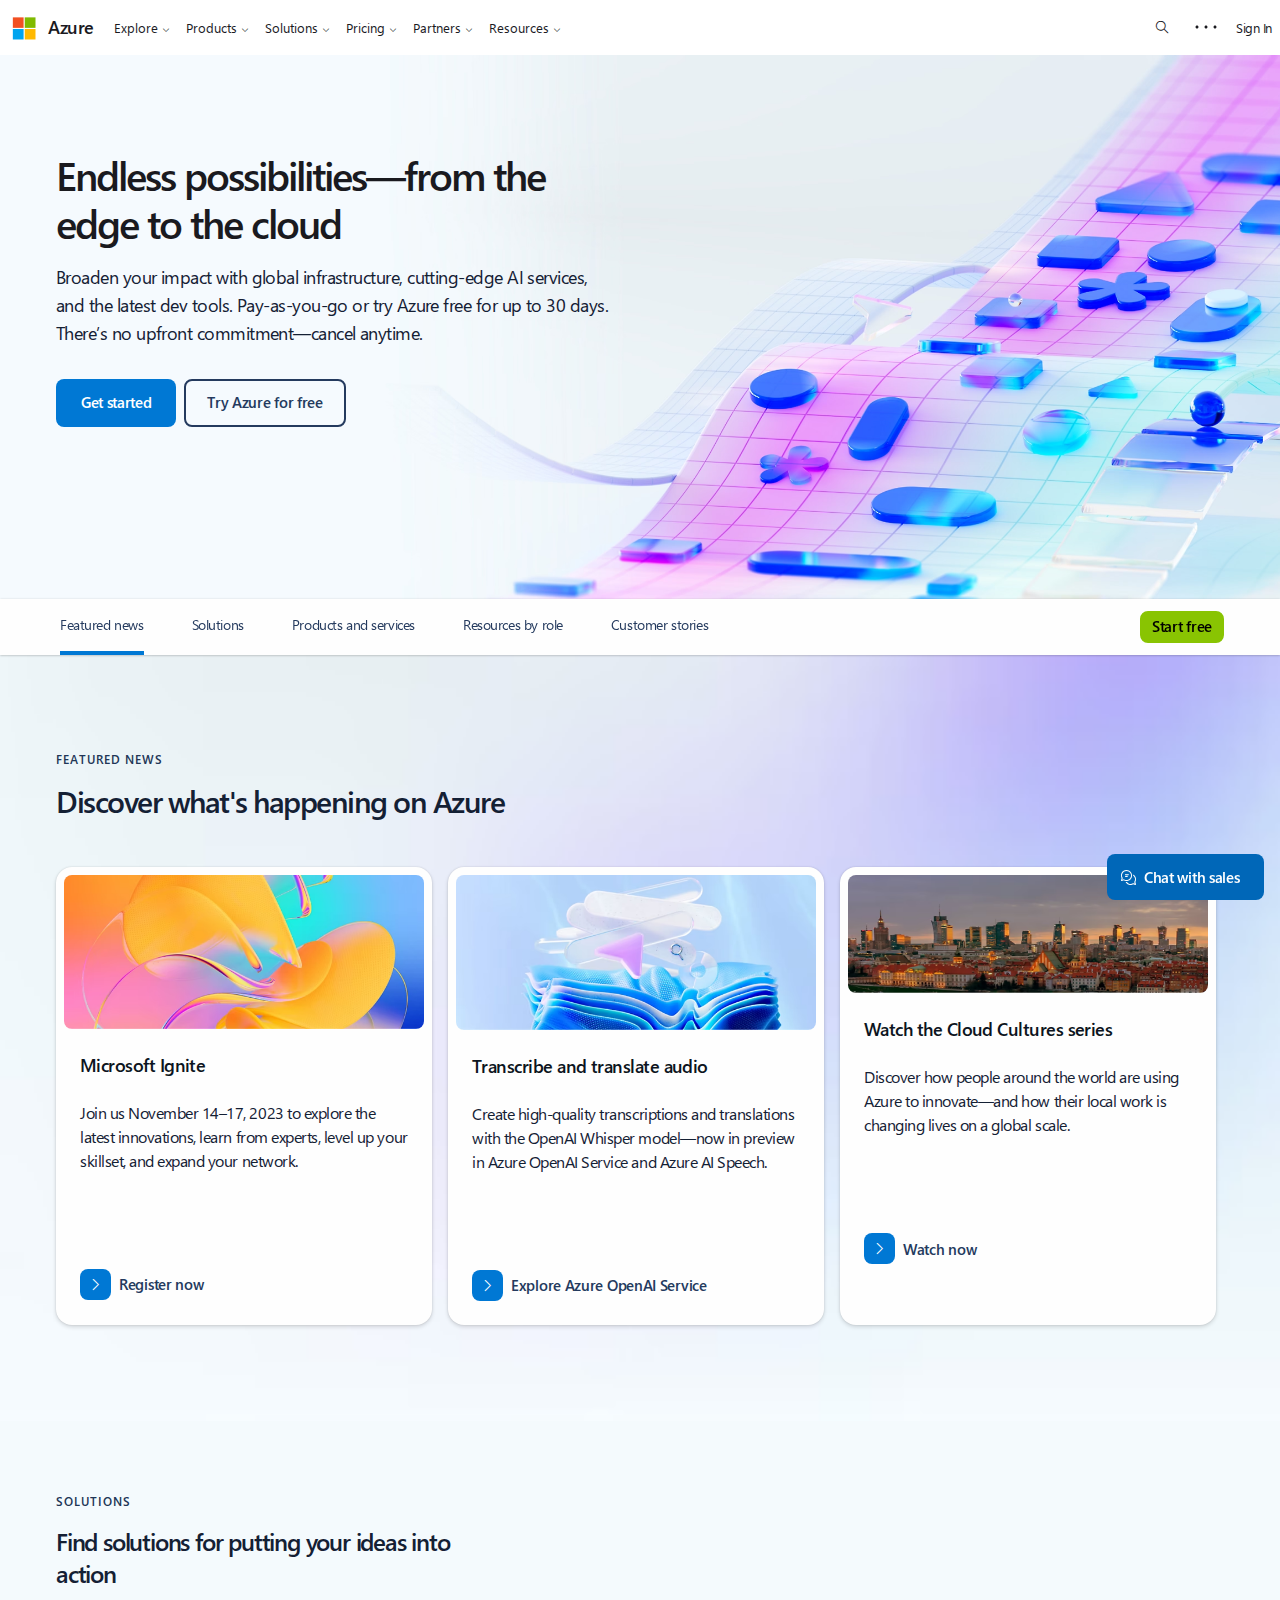
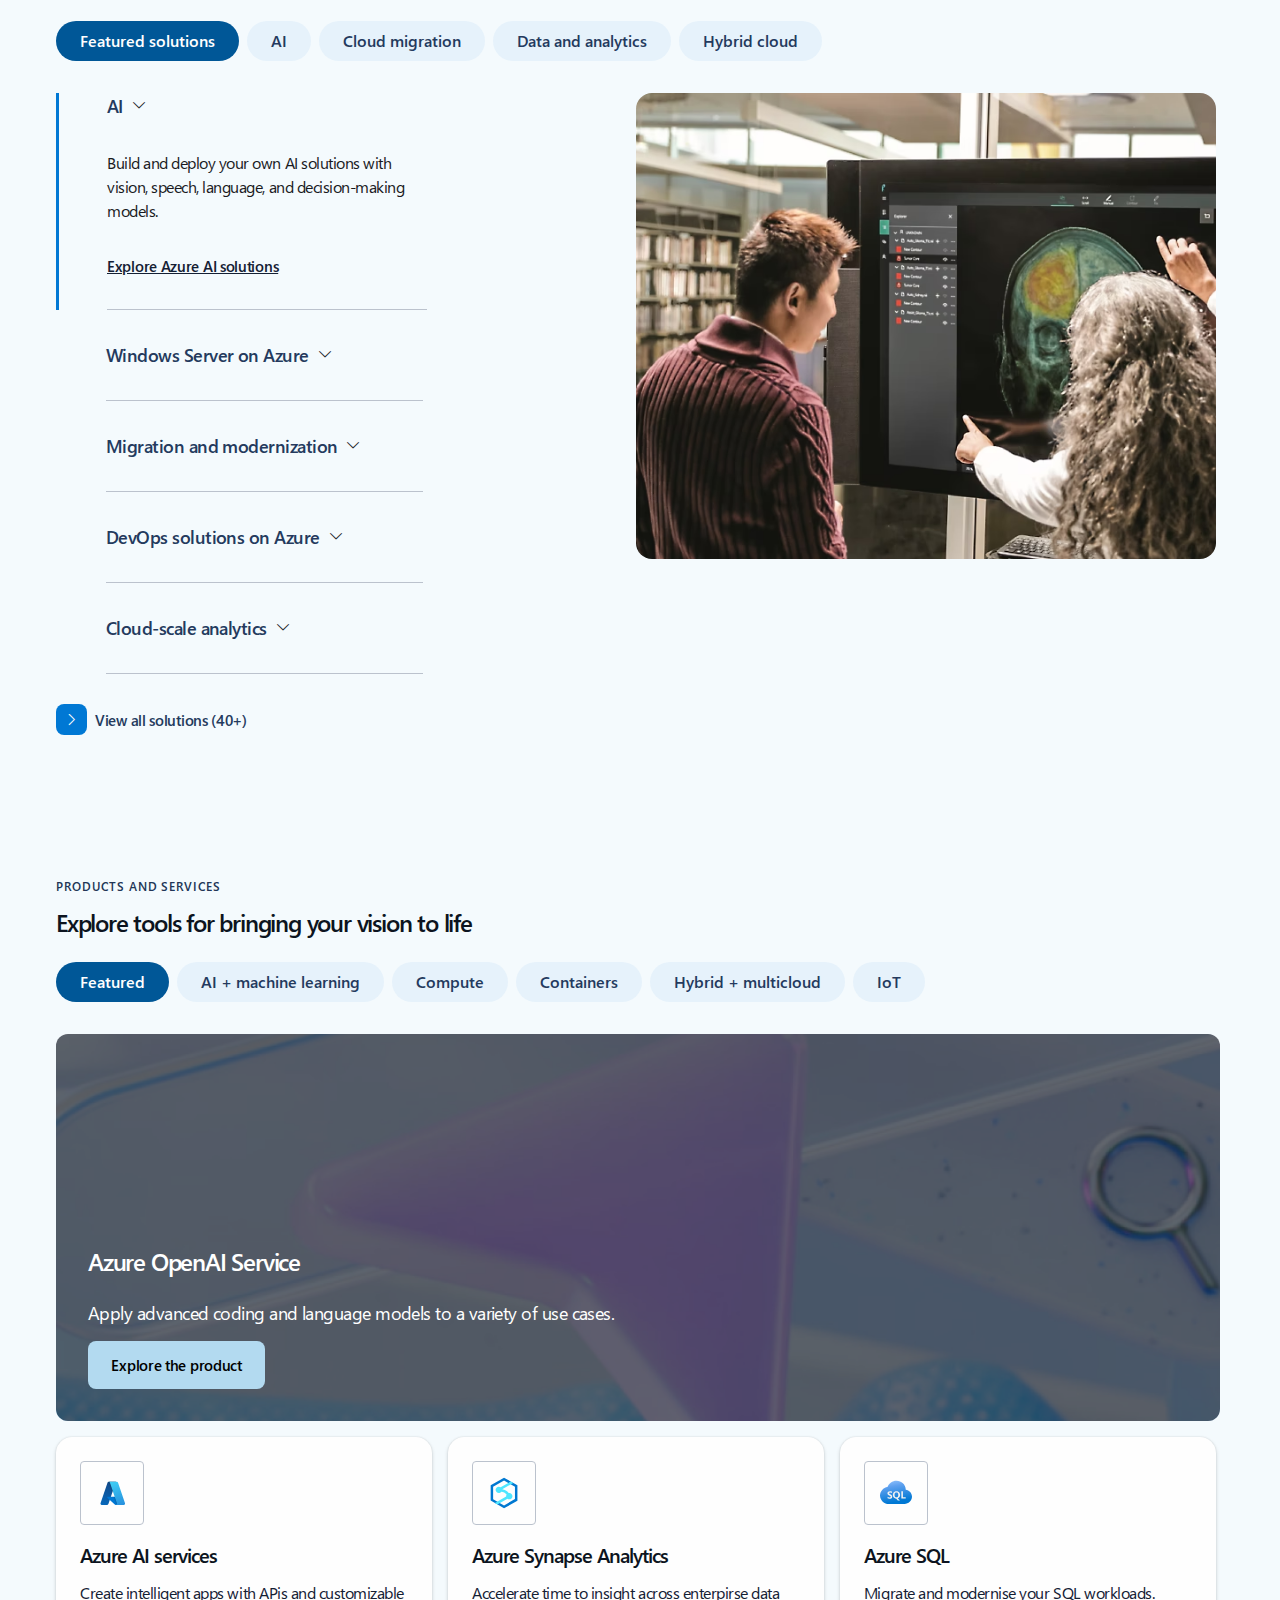
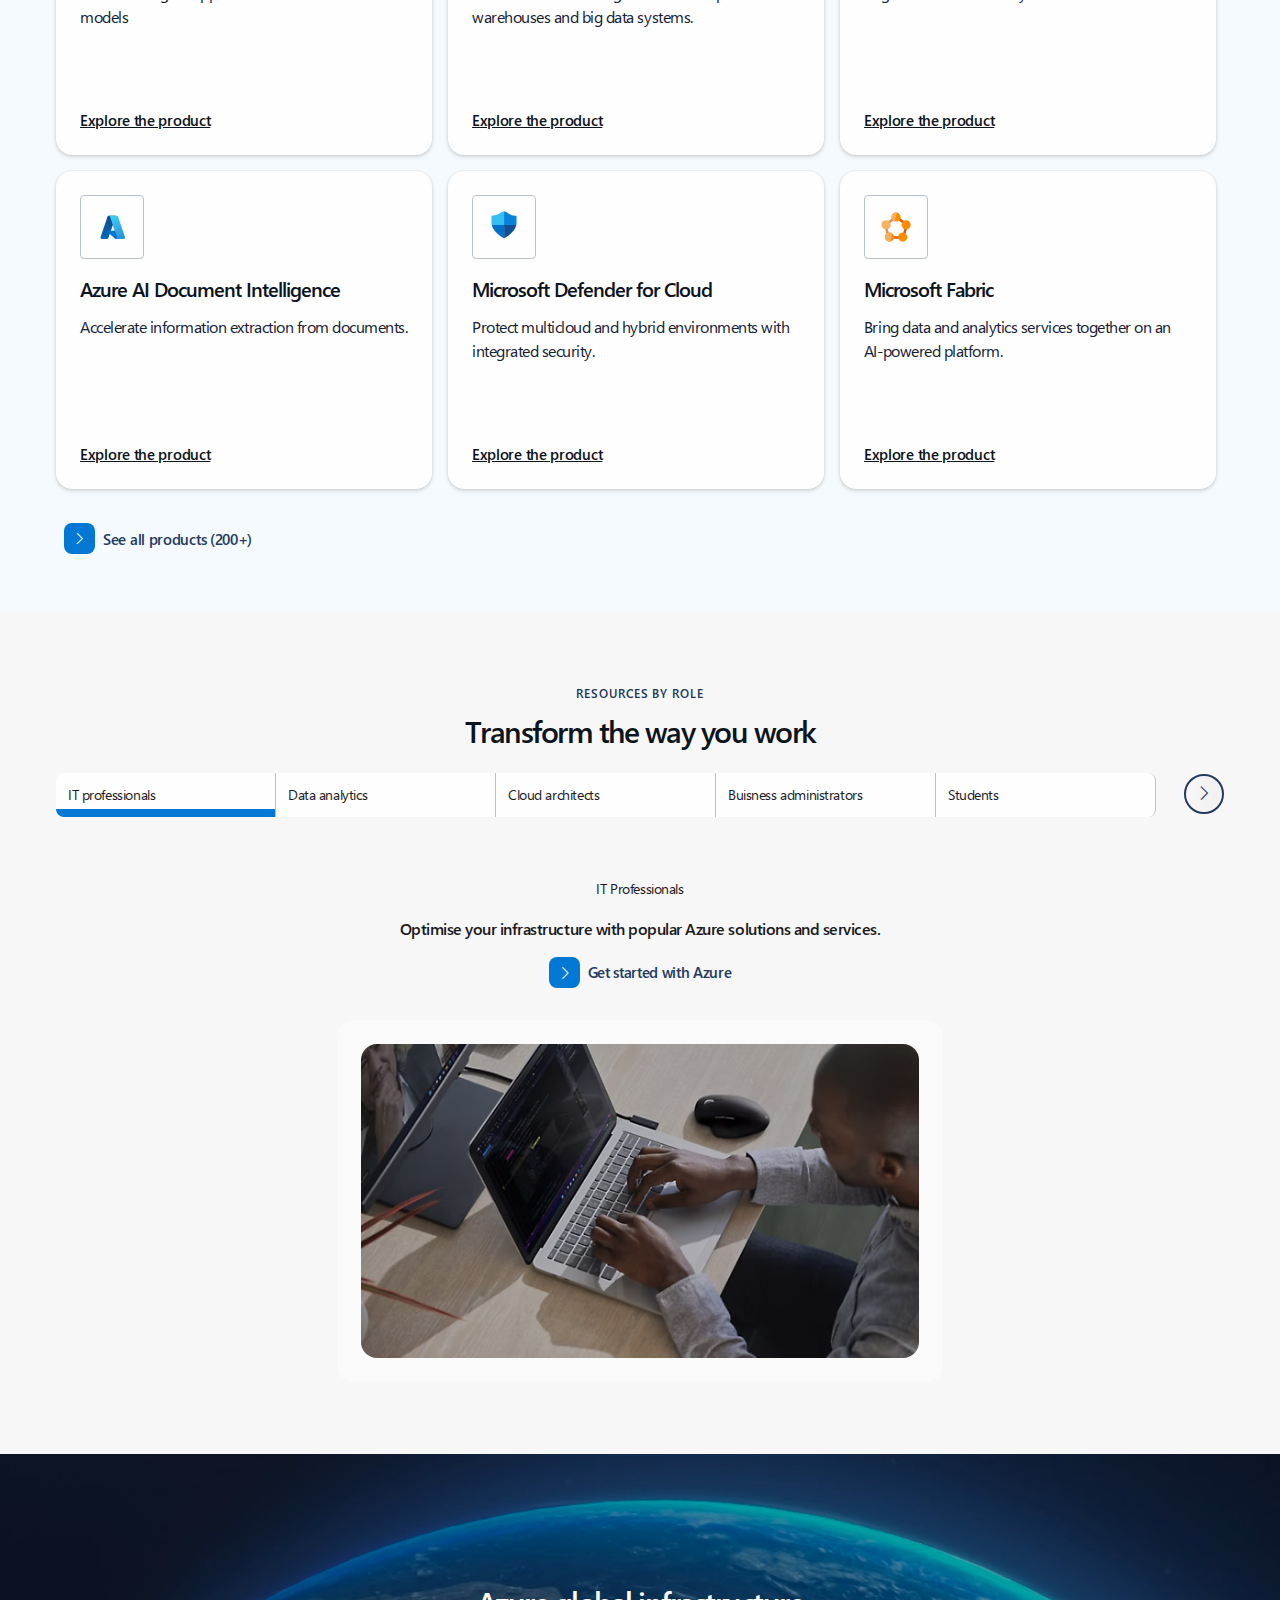
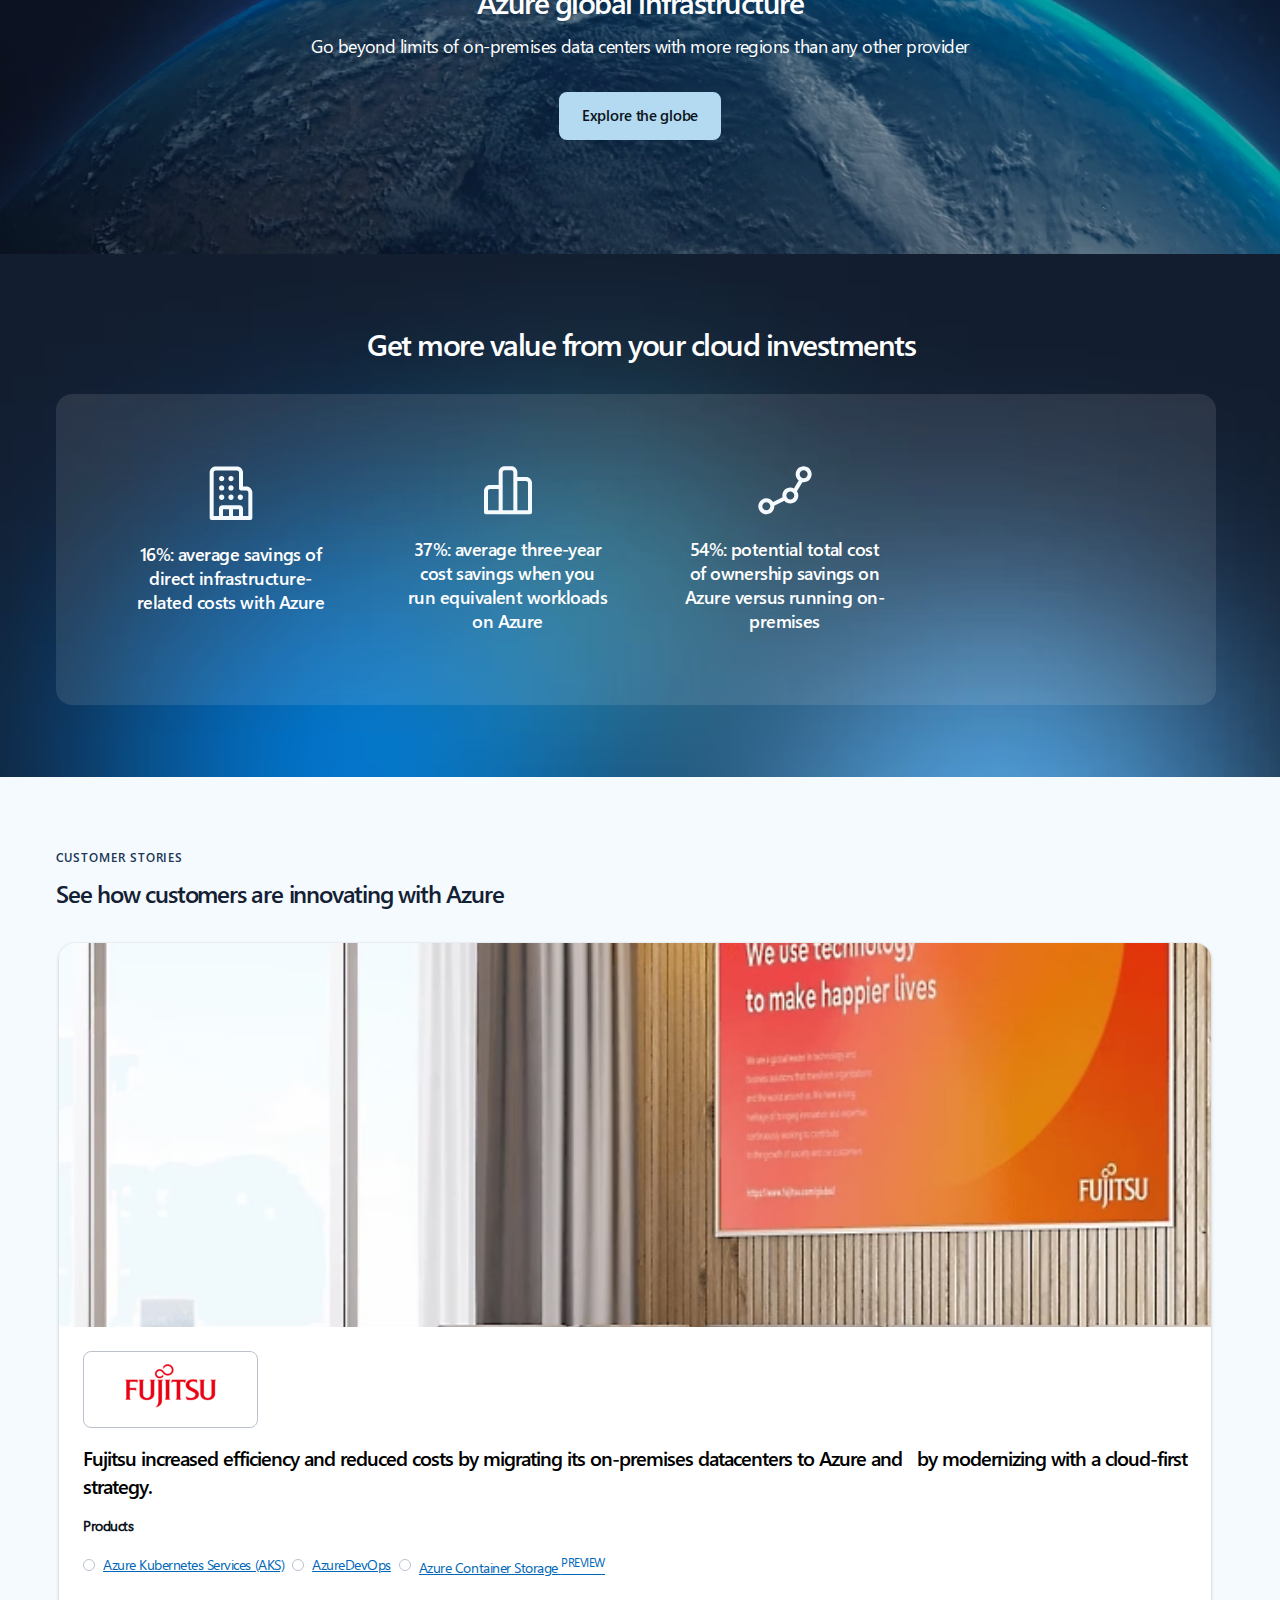
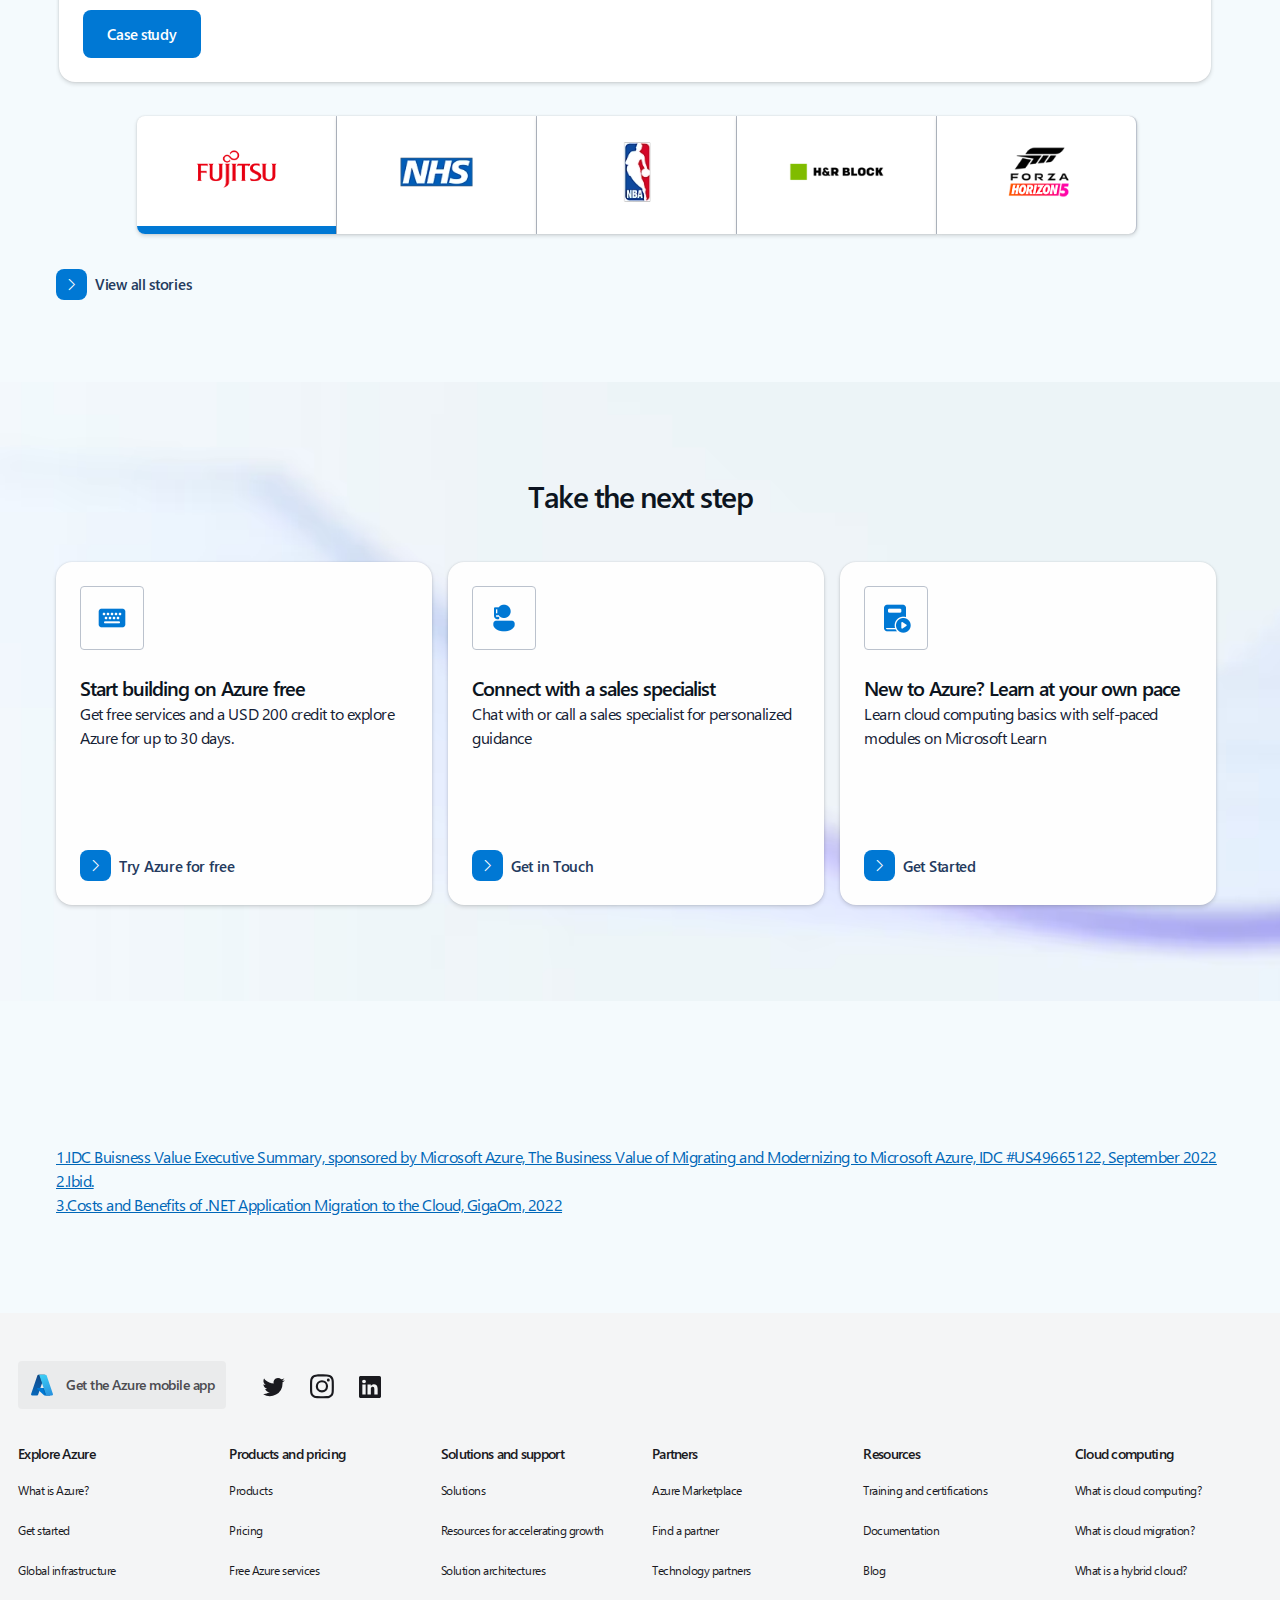
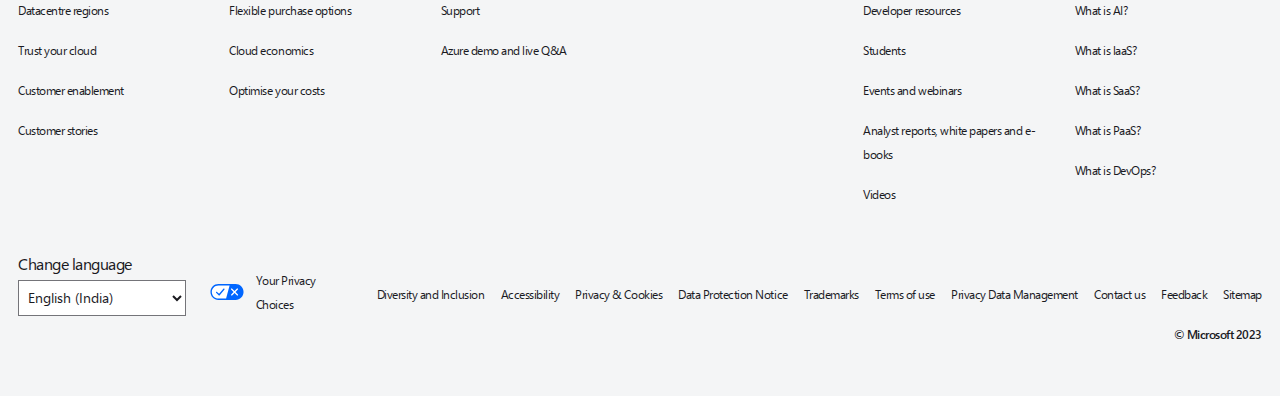
<file: azure/index.html>
<!DOCTYPE html>
<html lang="en">

<head>
    <meta charset="UTF-8">
    <meta name="viewport" content="width=device-width, initial-scale=1.0">
    <title>Cloud Computing Services | Microsoft Azure</title>
    <link rel="icon" href="assets/svgexport-3.svg">
    <link rel="stylesheet" href="index.css">
</head>

<header>
    <div class="header-section">
        <div class="menu">
            <div class="image-menu">
                <img class="mob-view-icon" src="assets/svgexport-1.svg">
                <img class="tab-view-icon" src="assets/svgexport-3.svg">
            </div>
            <div class="azure">Azure</div>

            <div class="nav-list">
                <div class="tabs" id="explore">Explore</span></div>
                <div class="tabs" id="Products">Products</div>
                <div class="tabs" id="Solutions">Solutions</div>
                <div class="tabs" id="Pricing">Pricing</div>
                <div class="tabs" id="Partners">Partners</div>
                <div class="tabs" id="Resources">Resources</div>
            </div>
        </div>

        <div id="logo"><img src="assets/svgexport-3.svg"></div>

        <div class="sign-in">
            <div class="search-box">
                <input type="text" placeholder="Search">
            </div>
            <div class="image-search"></div>
            <div class="image-options"><img src="assets/svgexport-4.svg"></div>

            <div class="learn text">Learn</div>
            <div class="support text">Support</div>
            <div class="contact text">Contact Sales</div>
            <div class="account text"><span>Free account</span></div>
            <div class="text">Sign In</div>
        </div>
    </div>
</header>

<body>
    <div class="hero-section">
        <div class="banner">
            <picture>
                <source media="(min-width:1080px)" srcset="assets/Desktop-Hero-Oct.avif">
                <source media="(min-width:768px)" srcset="assets/Tab-Hero-Oct.avif">
                <img src="assets/Mobile-Hero-Oct.avif">
            </picture>

        </div>
        <div class="ai">
            <h2>Endless possibilities—from the edge to the cloud&nbsp </h2>
            <p class="subtext">
                Broaden your impact with global infrastructure, cutting-edge&nbspAI services, and the latest dev
                tools. Pay-as-you-go or try Azure free for up to 30 days. There’s no upfront commitment—cancel
                anytime.
            </p>
            <button class="get-started">
                <p>Get started</p>
            </button>
            <button class="try-azure">
                <p>Try Azure for free</p>
            </button>
        </div>
    </div>

    <button class="chat">
        <p>Chat with sales</p>
    </button>

    <div class="sticky-nav">
        <div class="inner-items">
            <div id="featured-news">
                <p>Featured news</p>
            </div>
            <p>Solutions</p>
            <p>Products and services</p>
            <p>Resources by role</p>
            <p>Customer stories</p>
        </div>
        <button id="start-free">
            <p>Start free</p>
        </button>
        <span></span>
    </div>

    <div class="featured">
        <div class="bg-img-featured">
            <img src="assets/Desktop-FeaturedNews-Background-2x.avif">
        </div>
        <div class="featured-max">
            <div class="caption">
                <h3>FEATURED NEWS</h3>
                <h2>Discover what's happening on Azure</h2>
            </div>

            <div class="cards-container">
                <div class="card">
                    <div class="featured-image">
                        <img src="assets/featured-news-card1.avif">
                    </div>
                    <div class="content">
                        <div class="description">
                            <h5>Microsoft Ignite</h5>
                            <p>Join us November 14–17, 2023 to explore the latest innovations, learn from experts, level up
                                your skillset, and expand your network.</p>
                        </div>
                        <div class="explore">
                            <div class="box"><span></span></div>
                            <span class="text2">Register now</span>
                        </div>
                    </div>
                </div>


                <div class="card">
                    <div class="featured-image">
                        <img src="assets/featured-news-card2.avif">
                    </div>
                    <div class="content">
                        <div class="description">
                            <h5>Transcribe and translate audio </h5>
                            <p>Create high-quality transcriptions and translations with the OpenAI Whisper model—now in
                                preview in Azure OpenAI Service and Azure AI Speech.
                            </p>
                        </div>
                        <div class="explore">
                            <div class="box"><span></span></div>
                            <span class="text2">Explore Azure OpenAI Service</span>
                        </div>
                    </div>
                </div>
                <div class="card">
                    <div class="featured-image">
                        <img src="assets/featured-news-card3.avif">
                    </div>
                    <div class="content">
                        <div class="description">
                            <h5>Watch the Cloud Cultures series</h5>
                            <p>Discover how people around the world are using Azure to innovate—and how their local work is
                                changing lives on a global scale.</p>
                        </div>
                        <div class="explore">
                            <div class="box"><span></span></div>
                            <span class="text2">Watch now</span>
                        </div>
                    </div>
                </div>
            </div>
        </div>

    </div>

    <div class="solutions-max">
        <div class="solutions">
                <div class="caption">
                    <h3>SOLUTIONS</h3>
                    <h2>Find solutions for putting your ideas into action</h2>
                </div>

                <div class="scroll-container">
                    <div class="scroll">
                        <div class="scroll-buttons">Featured solutions</div>
                        <div class="scroll-buttons">AI</div>
                        <div class="scroll-buttons">Cloud migration</div>
                        <div class="scroll-buttons">Data and analytics</div>
                        <div class="scroll-buttons">Hybrid cloud</div>
                    </div>
                    <div class="arrow-button"><span></span></div>
                </div>

            <div class="solutions-large">

                <div class="solutions-text">

                    <div class="ai-expand">
                        <div class="expandables">
                            <h3>AI</h3>
                            <span></span>
                        </div>
                        <div class="description">
                            <span>Build and deploy your own AI solutions with vision, speech, language, and decision-making
                                models.</span>
                            <p>Explore Azure AI solutions</p>
                        </div>
                    </div>


                    <div class="expandables">
                        <h3>Windows Server on Azure</h3>
                        <span></span>
                    </div>
                    <div class="expandables">
                        <h3>Migration and modernization</h3>
                        <span></span>
                    </div>
                    <div class="expandables">
                        <h3>DevOps solutions on Azure</h3>
                        <span></span>
                    </div>
                    <div class="expandables">
                        <h3>Cloud-scale analytics</h3>
                        <span></span>
                    </div>


                </div>
                <div class="solutions-img">
                    <img src="assets/AI-Media-01-AI.avif">
                </div>

            </div>

            <div class="solutions-expand">

                <div class="ai-expand">
                    <div class="expandables">
                        <h3>AI</h3>
                        <span></span>
                    </div>
                    <div class="description">
                        <span>Build and deploy your own AI solutions with vision, speech, language, and decision-making
                            models.</span>
                        <p>Explore Azure AI solutions</p>
                    </div>
                    <div class="image-section">
                        <img src="assets/AI-Media-01-AI.avif">
                    </div>
                </div>
            </div>
            <div class="expandables specific">
                <h3>Windows Server on Azure</h3>
                <span></span>
            </div>
            <div class="expandables">
                <h3>Migration and modernization</h3>
                <span></span>
            </div>
            <div class="expandables">
                <h3>DevOps solutions on Azure</h3>
                <span></span>
            </div>
            <div class="expandables">
                <h3>Cloud-scale analytics</h3>
                <span></span>
            </div>

            <div class="view-all">
                <span></span>
                <p>View all solutions (40+)</p>
            </div>
        </div>

    </div>
    </div>

    <div class="products-max">
        <div class="products">
            <div class="caption">
                <h3>PRODUCTS AND SERVICES</h3>
                <h2>Explore tools for bringing your vision to life</h2>
            </div>
            <div class="scroll-container">
                <div class="scroll">
                    <div class="scroll-buttons">Featured</div>
                    <div class="scroll-buttons">AI + machine learning</div>
                    <div class="scroll-buttons">Compute</div>
                    <div class="scroll-buttons">Containers</div>
                    <div class="scroll-buttons">Hybrid + multicloud</div>
                    <div class="scroll-buttons">IoT</div>
                </div>
                <div class="arrow-button"><span></span></div>
            </div>
            <div class="horizontal-view">

                <div class="openai">
                    <!-- <div class="overlay-openai"></div> -->
                    <div class="bg-openai"><img src="assets/openAI.avif"></div>
                    <div class="overlay"></div>
                    <div class="contents">
                        <h2>Azure OpenAI Service</h2>
                        <p>Apply advanced coding and language models to a variety of use cases.</p>
                        <button>Explore the product</button>
                    </div>

                </div>

                <div class="cards-container">
                    <div class="card">
                        <div class="featured-image">
                            <img src="assets/A.svg">
                        </div>
                        <div class="content">
                            <div class="description">
                                <h5>Azure AI services</h5>
                                <p>Create intelligent apps with APis and customizable models</p>
                            </div>
                            <div class="explore">
                                <span class="text2">Explore the product</span>
                            </div>
                        </div>
                    </div>
                    <div class="card">
                        <div class="featured-image">
                            <img src="assets/synapse.svg">
                        </div>
                        <div class="content">
                            <div class="description">
                                <h5>Azure Synapse Analytics</h5>
                                <p>Accelerate time to insight across enterpirse data warehouses and big data systems.</p>
                            </div>
                            <div class="explore">
                                <span class="text2">Explore the product</span>
                            </div>
                        </div>
                    </div>
                    <div class="card">
                        <div class="featured-image">
                            <img src="assets/sql.svg">
                        </div>
                        <div class="content">
                            <div class="description">
                                <h5>Azure SQL</h5>
                                <p>Migrate and modernise your SQL workloads.</p>
                            </div>
                            <div class="explore">
                                <span class="text2">Explore the product</span>
                            </div>
                        </div>
                    </div>
                    <div class="card">
                        <div class="featured-image">
                            <img src="assets/A.svg">
                        </div>
                        <div class="content">
                            <div class="description">
                                <h5>Azure AI Document Intelligence</h5>
                                <p>Accelerate information extraction from documents.</p>
                            </div>
                            <div class="explore">
                                <span class="text2">Explore the product</span>
                            </div>
                        </div>
                    </div>
                    <div class="card">
                        <div class="featured-image">
                            <img src="assets/svgexport-28.svg">
                        </div>
                        <div class="content">
                            <div class="description">
                                <h5> Microsoft Defender for Cloud</h5>
                                <p>Protect multicloud and hybrid environments with integrated security.</p>
                            </div>
                            <div class="explore">
                                <span class="text2">Explore the product</span>
                            </div>
                        </div>
                    </div>
                    <div class="card">
                        <div class="featured-image">
                            <img src="assets/svgexport-9.svg">
                        </div>
                        <div class="content">
                            <div class="description">
                                <h5> Microsoft Fabric</h5>
                                <p>Bring data and analytics services together on an AI-powered platform.</p>
                            </div>
                            <div class="explore">
                                <span class="text2">Explore the product</span>
                            </div>
                        </div>
                    </div>
                </div>

            </div>
            <div class="view-all">
                <span></span>
                <p>See all products (200+)</p>
            </div>
        </div>
    </div>

    <div class="resources-max">
        <div class="resources">
            <div class="caption">
                <h3>RESOURCES BY ROLE</h3>
                <h2>Transform the way you work</h2>
            </div>
            <div class="scroll-container">
                <div class="scroll">
                    <div class="scroll-tabs">
                        <p class="text">IT professionals</p><span></span>
                    </div>
                    <div class="scroll-tabs">
                        <p class="text">Data analytics</p>
                    </div>
                    <div class="scroll-tabs">
                        <p class="text">Cloud architects</p>
                    </div>
                    <div class="scroll-tabs">
                        <p class="text">Buisness administrators</p>
                    </div>
                    <div class="scroll-tabs">
                        <p class="text">Students</p>
                    </div>
                </div>
                <div class="arrow-button"><span></span></div>
            </div>
            <div class="text-head">
                <p>IT Professionals</p>
            </div>
            <div class="text-sub">
                <p>Optimise your infrastructure with popular Azure solutions and services.</p>
            </div>
            <div class="slim">
                <div class="view-all">
                    <span></span>
                </div>
                <p>Get started with Azure</p>
            </div>
            <div class="image-section">
                <img src="assets/resources.avif">
            </div>
        </div>
    </div>
    <div class="infrastructure">
        <div class="image-target">
            <img src="assets/Regions-banner-2x.avif">
        </div>
        <div class="image-overlay"></div>
        <div class="text">
            <h3>Azure global infrastructure</h3>
            <span>Go beyond limits of on-premises data centers with more regions than any other provider</span>
            <div class="explore"> Explore the globe</div>
        </div>
    </div>

    <div class="cloud-investments">
        <div class="bg-img-cloud"><img src="assets/Desktop-DataCard-Background.avif"></div>
        <h2>Get more value from your cloud investments</h2>
        <div class="banner">
            <div class="content">
                <div class="items">
                    <div class="image-section">
                        <img src="assets/svgexport-158.svg">
                    </div>
                    <div class="text-section">
                        16%: average savings of direct infrastructure-related costs with Azure
                    </div>
                </div>
                <div class="items">
                    <div class="image-section">
                        <img src="assets/svgexport-159.svg">
                    </div>
                    <div class="text-section">
                        37%: average three-year cost savings when you run equivalent workloads on Azure
                    </div>
                </div>
                <div class="items">
                    <div class="image-section">
                        <img src="assets/svgexport-160.svg">
                    </div>
                    <div class="text-section">
                        54%: potential total cost of ownership savings on Azure versus running on-premises
                    </div>
                </div>
            </div>
        </div>

    </div>

    <div class="customer-stories-max">
        <div class="customer-stories">
            <div class="caption">
                <h3>CUSTOMER STORIES</h3>
                <h2>See how customers are innovating with Azure</h2>
            </div>
            <div class="scroll-customer">
                <div class="fujitsu">
                    <div class="image-section">
                        <img src="assets/fujitsu.avif">
                    </div>
                    <div class="content">
                        <div class="logo">
                            <img src="assets/Fujitsu-2x.png">
                        </div>
                        <div class="description">
                            Fujitsu increased efficiency and reduced costs by migrating its on-premises datacenters to Azure
                            and &nbsp by modernizing with a cloud-first strategy.
                        </div>
                        <div class="products-list">
                            <h4>Products</h4>
                            <div class="product-list-direction">
                                <div class="list-items">
                                    <div class="round-button"></div>Azure Kubernetes Services (AKS)
                                </div>
                                <div class="list-items">
                                    <div class="round-button"></div>AzureDevOps
                                </div>
                                <div class="list-items">
                                    <div class="round-button"></div><span>Azure Container Storage <sup>PREVIEW</sup></span>
                                </div>
                            </div>
                        </div>
                        <button>Case study</button>
                    </div>
                </div>
                <div class="fujitsu">
                    <div class="image-section">
                        <img src="assets/Customer-ForzaHorizon5-2x.avif">
                    </div>
                    <div class="content">
                        <div class="logo">
                            <img src="assets/ForzaHorizon5-2x (1).png">
                        </div>
                        <div class="description">
                            Turn 10 Studios created a turbocharged gaming architecture for Forza Horizon 5 using Azure
                            Kubernetes Service (AKS) and other Azure services.
                        </div>
                        <div class="products-list">
                            <h4>Products</h4>
                            <div class="product-list-direction">
                                <div class="list-items">
                                    <div class="round-button"></div>Azure Cache for Redis
                                </div>
                                <div class="list-items">
                                    <div class="round-button"></div>Azure Kubernetes Service (AKS)
                                </div>
                                <div class="list-items">
                                    <div class="round-button"></div>Azure Container Storage
                                </div>
                            </div>
                        </div>
                        <span><button>Case study</button>
                    </div>
                </div>
            </div>
            <div class="indicator-panel">
                <div class="panel-item">
                    <div class="image"><img src="assets/Fujitsu-2x (1).png"></div>
                    <span></span>
                </div>
                <div class="panel-item">
                    <div class="image"><img src="assets/NHS-2x.avif"></div>
                    <span></span>
                </div>
                <div class="panel-item">
                    <div class="image"><img src="assets/NBA-2x.avif"></div>
                    <span></span>
                </div>
                <div class="panel-item">
                    <div class="image"><img src="assets/H_R-Block-2x.png"></div>
                    <span></span>
                </div>
                <div class="panel-item">
                    <div class="image"><img src="assets/ForzaHorizon5-2x.png"></div>
                    <span></span>
                </div>
            </div>
            <div class="nav-buttons">
                <div class="arrow-button-left"><span></span></div>
                <div class="arrow-button-right"><span></span></div>
            </div>
            <div class="view-all">
                <span></span>
                <p>View all stories </p>
            </div>
        </div>
    </div>

    <div class="next-step">
        <img class="bg-img" src="assets/Desktop-NextStep-Background.avif">
        <div class="next-step-max">
            <h2>Take the next step</h2>
            <div class="cards-container">
                <div class="card">
                    <div class="featured-image">
                        <img src="assets/NextSteps-Icon-01-Keyboards.png">
                    </div>

                    <div class="content">
                        <div class="description">
                            <h5>Start building on Azure free</h5>
                            <p>Get free services and a USD 200 credit to explore Azure for up to 30 days.</p>
                        </div>
                        <div class="view-all">
                            <span></span>
                            <p>Try Azure for free </p>
                        </div>
                    </div>

                </div>
                <div class="card">
                    <div class="featured-image">
                        <img src="assets/NextSteps-Icon-02-Person.png">
                    </div>

                    <div class="content">
                        <div class="description">
                            <h5>Connect with a sales specialist</h5>
                            <p>Chat with or call a sales specialist for personalized guidance</p>
                        </div>
                        <div class="view-all">
                            <span></span>
                            <p>Get in Touch </p>
                        </div>
                    </div>

                </div>
                <div class="card">
                    <div class="featured-image">
                        <img src="assets/NextSteps-Icon-03-LearningApp.png">
                    </div>

                    <div class="content">
                        <div class="description">
                            <h5>New to Azure? Learn at your own pace</h5>
                            <p>Learn cloud computing basics with self-paced modules on Microsoft Learn</p>
                        </div>
                        <div class="view-all">
                            <span></span>
                            <p>Get Started </p>
                        </div>
                    </div>

                </div>

            </div>
        </div>
    </div>
    <section class="summary">
        <div class="texts-max">
            <div class="texts" type="1">
                <div class="lines">1.IDC Buisness Value Executive Summary, sponsored by Microsoft Azure, The Business Value
                    of Migrating and Modernizing to Microsoft Azure, IDC #US49665122, September 2022 </div>
                <div class="lines">2.Ibid.</div>
                <div class="lines">3.Costs and Benefits of .NET Application Migration to the Cloud, GigaOm, 2022 </div>
            </div>
        </div>
    </section>
</body>
<footer>
    <div class="footer-max">
        <div class="contact-us">
            <div class="get-app">
                <div class="logo">
                    <img src="assets/svgexport-49.svg">
                </div>
                <div class="text">
                    <span>Get the Azure mobile app</span>
                </div>
            </div>
            <div class="social">
                <div class="twitter">
                    <img src="assets/svgexport-50.svg">
                </div>
                <div class="insta">
                    <img src="assets/svgexport-51.svg">
                </div>
                <div class="ln">
                    <img src="assets/svgexport-52.svg">
                </div>
            </div>
        </div>
        <div class="services-container">

            <div class="service">
                <div class="title">
                    <h4>
                        Explore Azure
                    </h4>
                    <div class="plus-icon">
                    </div>
                </div>
                <div class="items">
                    <p>What is Azure?</p>
                    <p>Get started</p>
                    <p>Global infrastructure</p>
                    <p> Datacentre regions</p>
                    <p>Trust your cloud</p>
                    <p>Customer enablement</p>
                    <p>Customer stories</p>
                </div>
            </div>
            <div class="service">
                <div class="title">
                    <h4>
                        Products and pricing
                    </h4>
                    <div class="plus-icon">
                    </div>
                </div>
                <div class="items">
                    <p>Products</p>
                    <p>Pricing</p>
                    <p>Free Azure services</p>
                    <p>Flexible purchase options</p>
                    <p>Cloud economics</p>
                    <p>Optimise your costs</p>
                </div>
            </div>
            <div class="service">
                <div class="title">
                    <h4>
                        Solutions and support
                    </h4>
                    <div class="plus-icon">
                    </div>
                </div>
                <div class="items">
                    <p>Solutions</p>
                    <p>Resources for accelerating growth</p>
                    <p>Solution architectures</p>
                    <p>Support</p>
                    <p>Azure demo and live Q&A</p>
                </div>
            </div>
            <div class="service">
                <div class="title">
                    <h4>
                        Partners
                    </h4>
                    <div class="plus-icon">
                    </div>
                </div>
                <div class="items">
                    <p>Azure Marketplace</p>
                    <p>Find a partner</p>
                    <p>Technology partners</p>
                </div>
            </div>
            <div class="service">
                <div class="title">
                    <h4>
                        Resources
                    </h4>
                    <div class="plus-icon">
                    </div>
                </div>
                <div class="items">
                    <p>Training and certifications</p>
                    <p>Documentation</p>
                    <p>Blog</p>
                    <p>Developer resources</p>
                    <p>Students</p>
                    <p>Events and webinars</p>
                    <p>Analyst reports, white papers and e-books</p>
                    <p>Videos</p>
                </div>
            </div>
            <div class="service">
                <div class="title">
                    <h4>
                        Cloud computing
                    </h4>
                    <div class="plus-icon">
                    </div>
                </div>
                <div class="items">
                    <p>What is cloud computing?</p>
                    <p>What is cloud migration?</p>
                    <p>What is a hybrid cloud?</p>
                    <p>What is AI?</p>
                    <p>What is laaS?</p>
                    <p>What is SaaS?</p>
                    <p>What is PaaS?</p>
                    <p>What is DevOps?</p>
                </div>
            </div>
        </div>

        <div class="footer-end">
            <div class="inline-item">
                <div class="language">
                    <p>Change language</p>
                    <select>
                        <option value="English (India)">English (India) </option>
                        <option value="malayalam">malayalam</option>
                    </select>
                </div>
                <div class="choices">
                    <img src="assets/California Consumer Privacy Act (CCPA) Opt-Out Icon.svg">
                    <span>Your Privacy Choices</span>
                </div>
            </div>

            <div class="long-list">
                <p>Diversity and Inclusion</p>
                <p>Accessibility</p>
                <p>Privacy & Cookies</p>
                <p>Data Protection Notice</p>
                <p>Trademarks</p>
                <p>Terms of use</p>
                <p>Privacy Data Management</p>
                <p>Contact us</p>
                <p>Feedback</p>
                <p>Sitemap</p>
                <p id="microsoft">© Microsoft 2023</p>
            </div>
        </div>
        <div class="copyright">
            <span>© Microsoft 2023</span>
        </div>
    </div>
</footer>

</html>
</file>
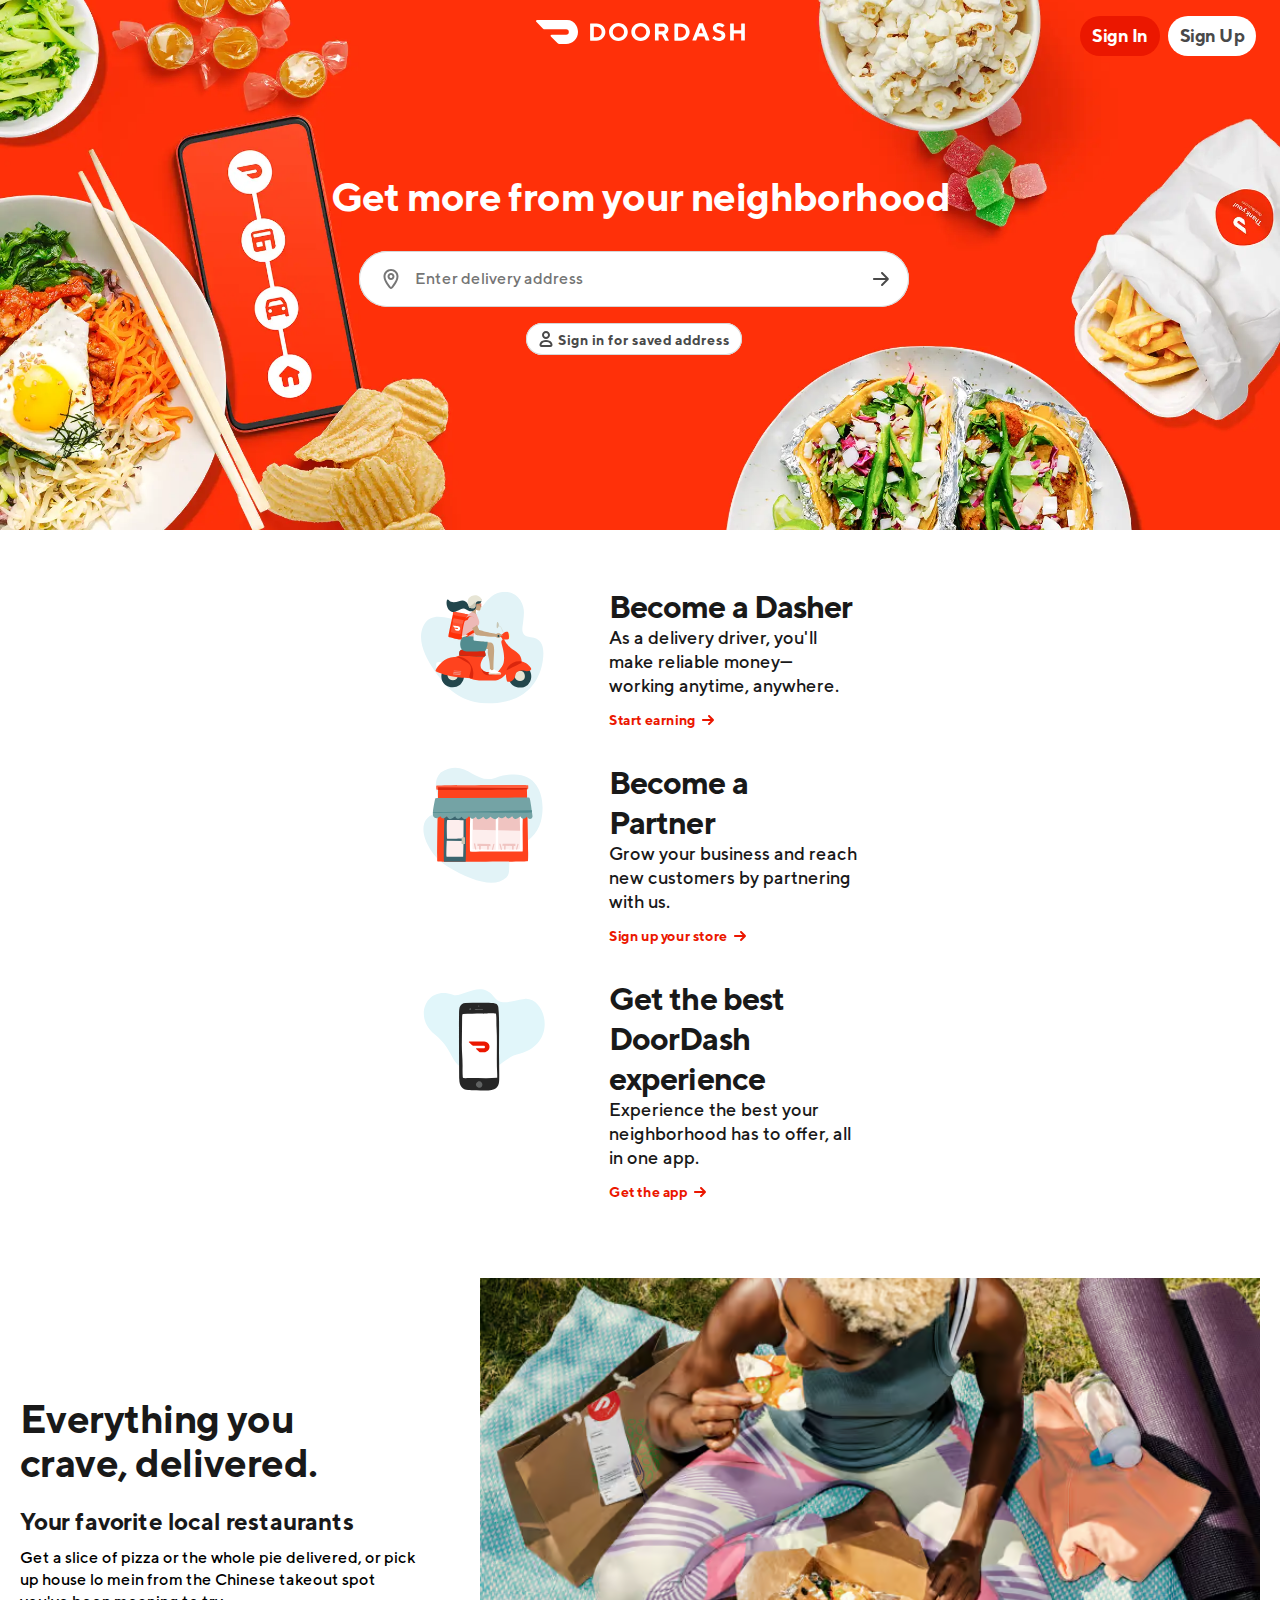
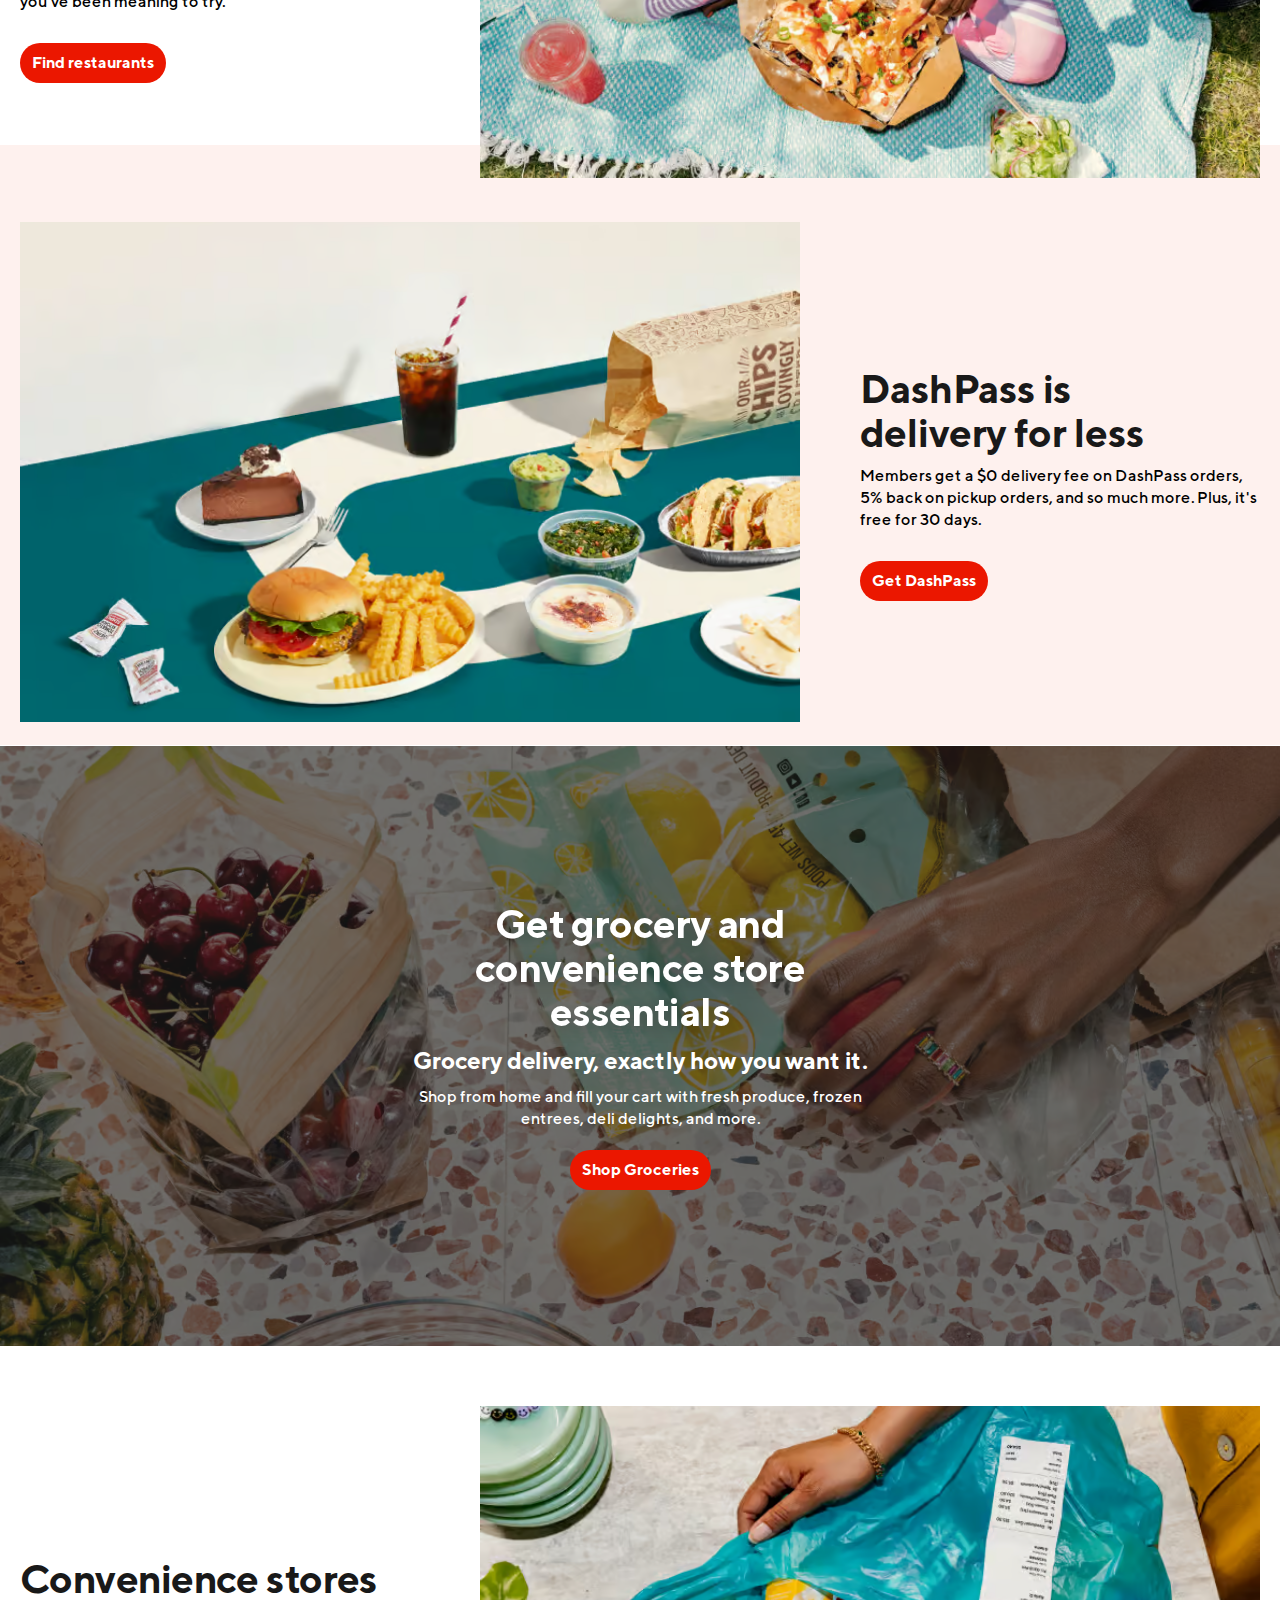
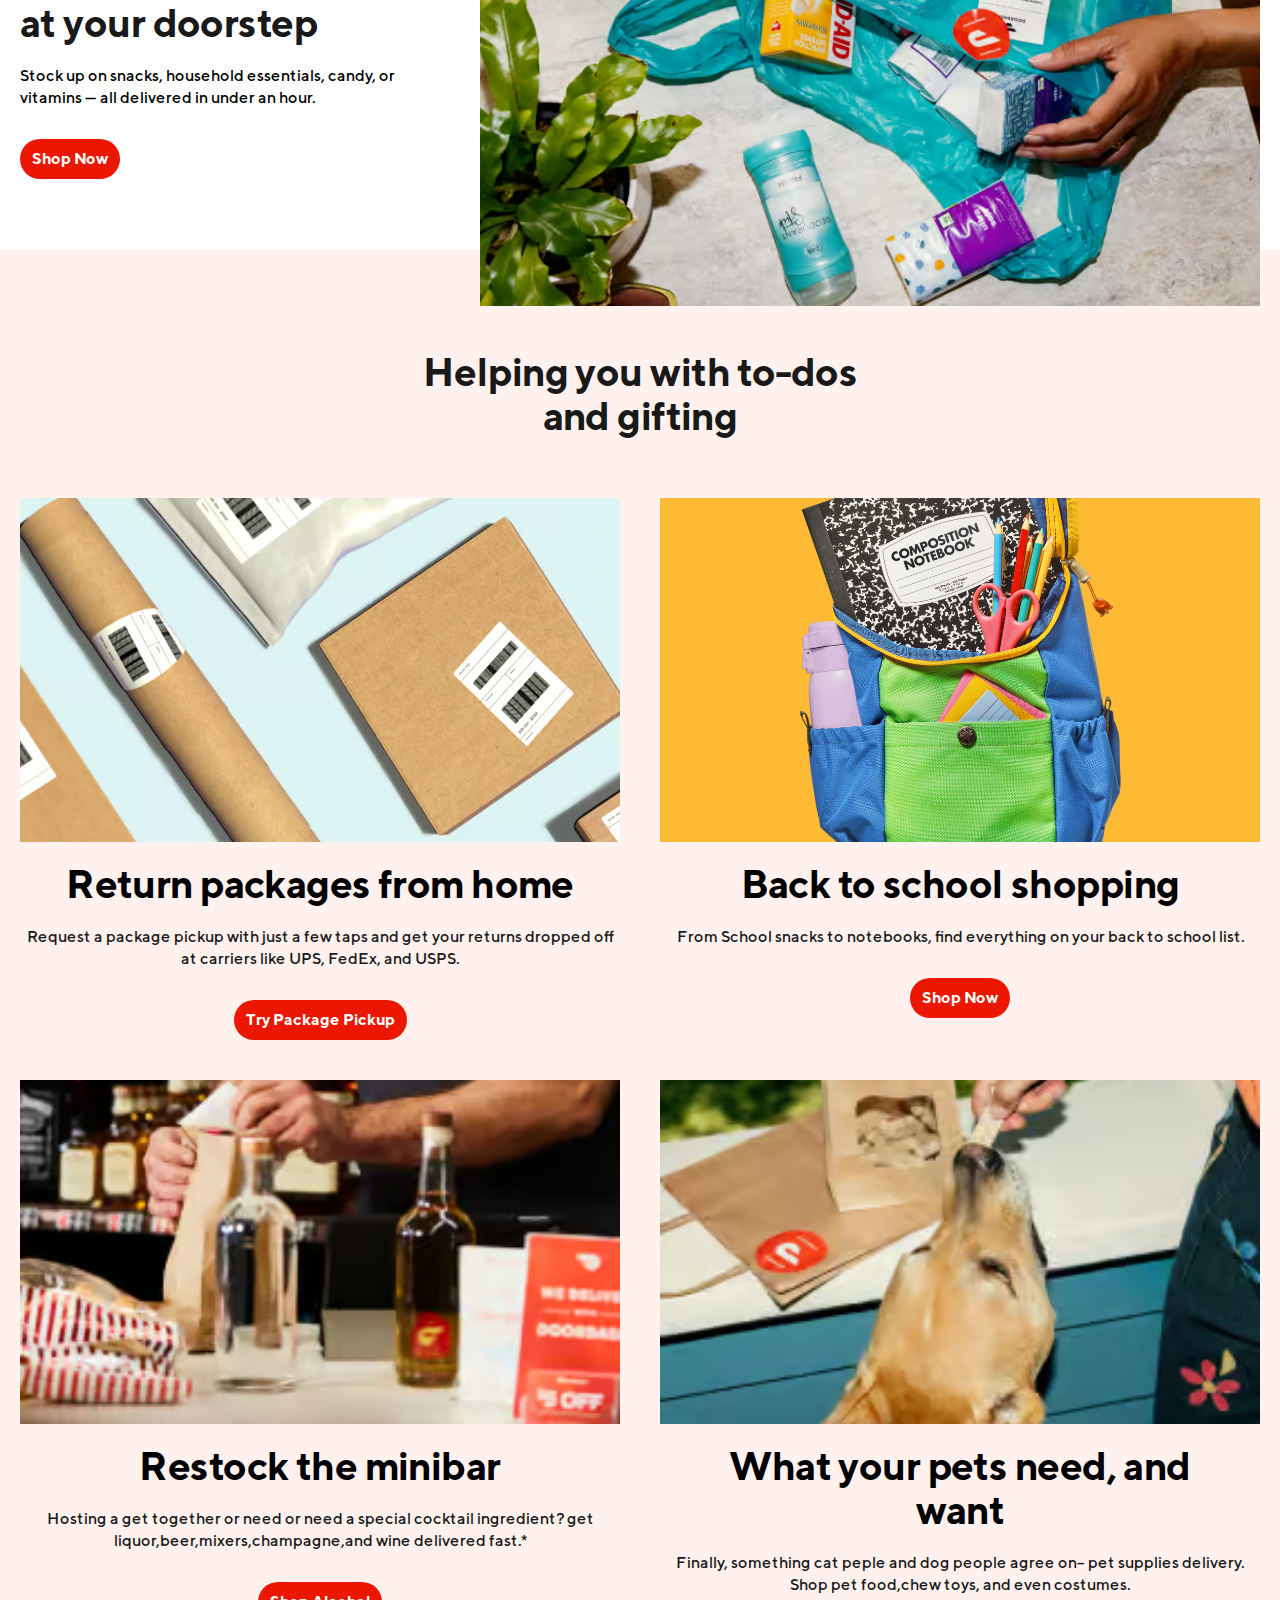
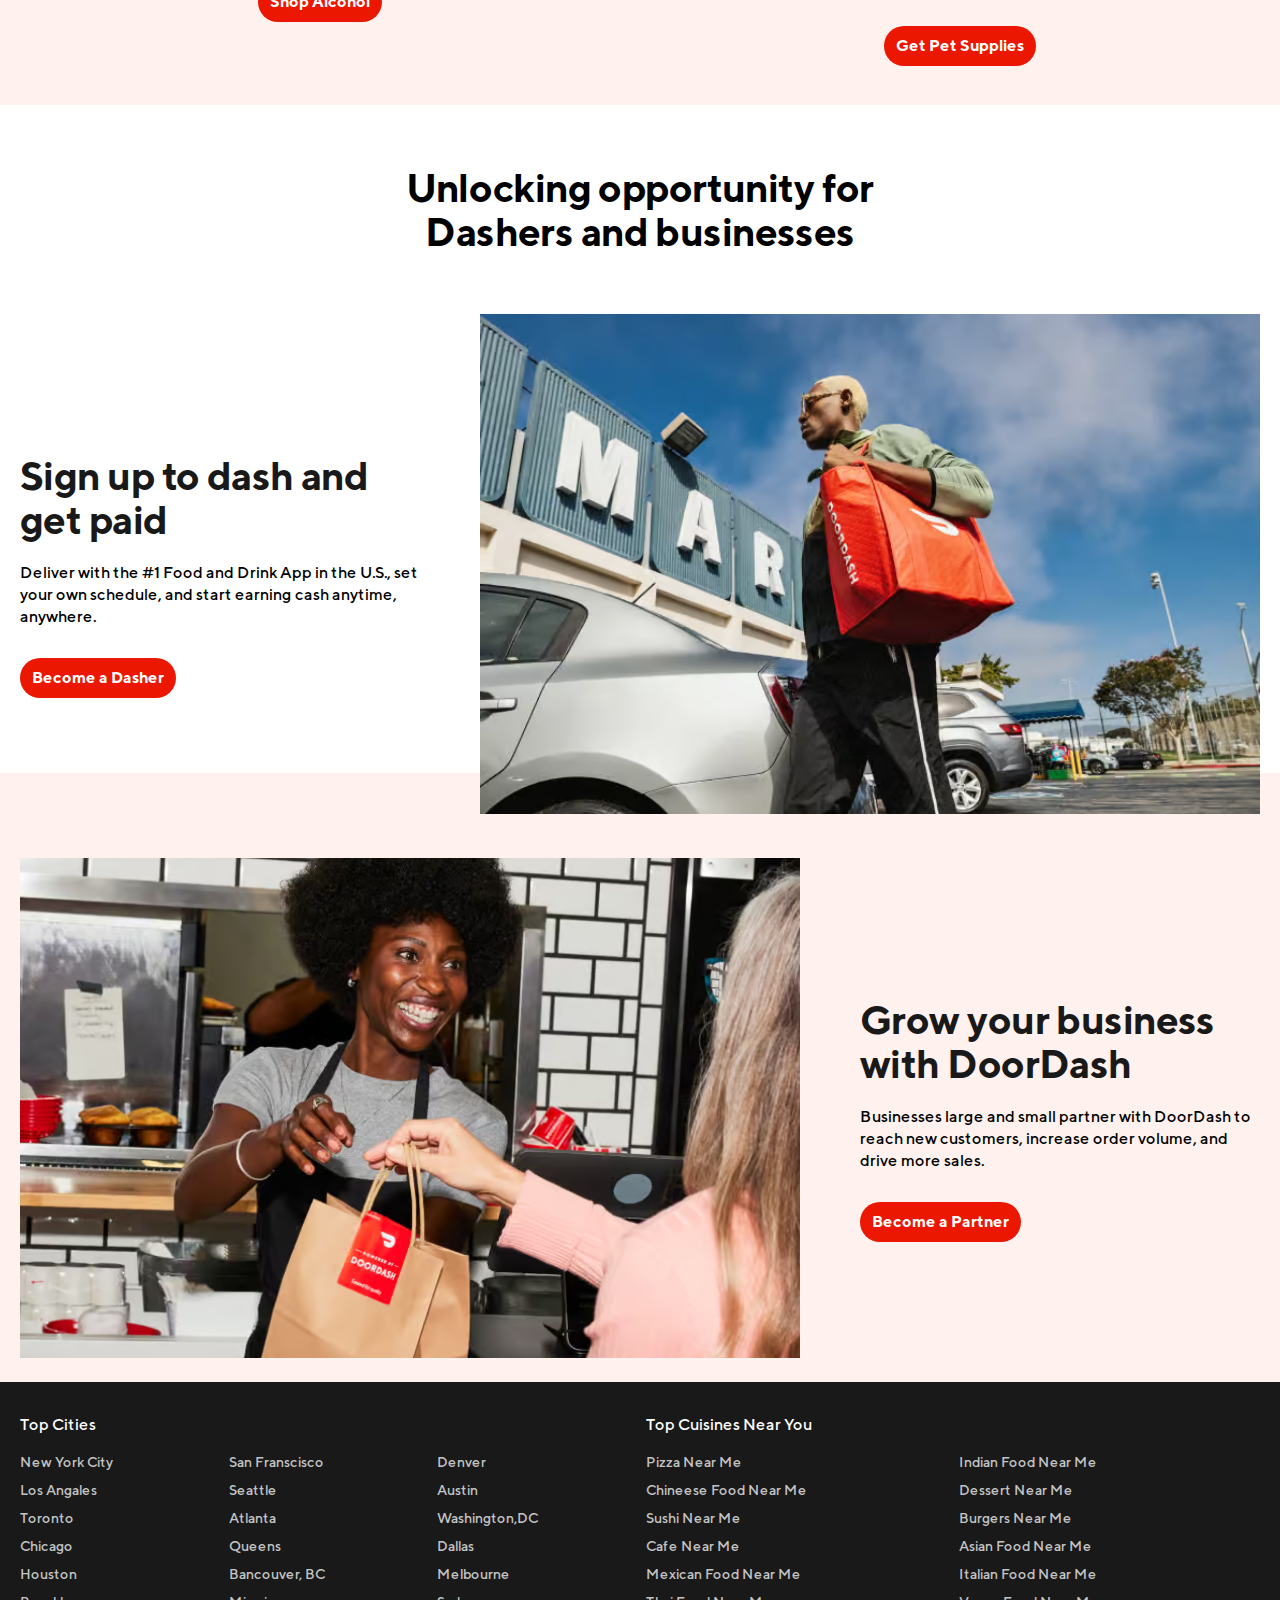
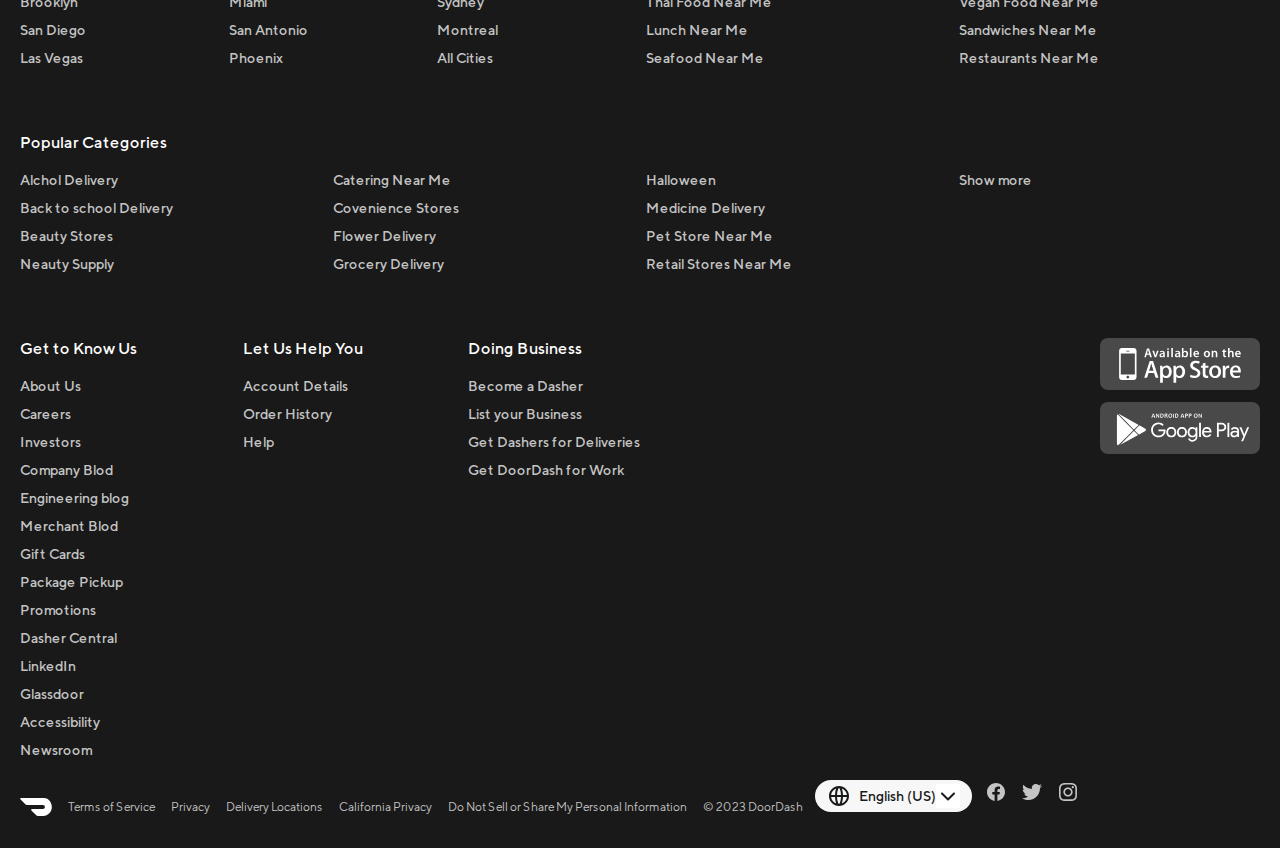
<file: doordash/index.html>
<!DOCTYPE html>
<html lang="en">
<head>
    <meta charset="UTF-8">
    <meta name="viewport" content="width=device-width, initial-scale=1.0">
    <title>DoorDash Food Delivery & Takeout</title>
    <link rel="icon" href="assets/svgexport-5.svg">
    <link rel="stylesheet" href="index.css">
</head>

<header>
    <div class="header-section">
        <div class="bg-img">
            <picture>
                <source media="(min-width:1080px)" srcset="assets/hero_landing_us_desktop.webp">
                <img src="assets/hero_landing_us_mobile.avif">
            </picture>
        </div>
        <div class="banner-top-items">
            <div class="logos">
                <div class="logo1">
                    <img src="assets/svgexport-1.svg">
                </div>
                <div class="logo2">
                    <img src="assets/4224.svg">
                </div>
                <div class="logo3">
                    <img src="assets/doordash.svg">
                </div>
            </div>
            <div class="signin-options">
                <div class="signin">
                    <span>Sign In</span>
                </div>
                <div class="signup">
                    <span>Sign Up</span>
                </div>
            </div>
        </div>
        
        <div class="banner-middle-items">
            <div class="logo">
                <img src="assets/svgexport-1.svg">
            </div>
            <div class="main-text">
                <span> Get more from your neighborhood</span>
            </div>
            <div class="search">
                <div class="search-icon"><img src="assets/svgexport-2.svg"></div>
                <div class="location-icon"><img src="assets/location.svg"></div>
                <input type="text" placeholder="Enter delivery address">
                <div><div class="go-icon"><img src="assets/svgexport-3.svg" id="arrow-black"><img src="assets/white-arrow.svg" id="arrow-white"></div></div>
            </div>
            <div class="saved-address">
                <div class="icon">
                    <img src="assets/svgexport-4.svg">
                </div>
                <div class="text">
                    <span>Sign in for saved address</span>
                </div>
            </div>
        </div>
    </div>
</header>

<body>

    <div class="ad">
        <div class="logo"><img src="assets/svgexport-5.svg"></div>
        <div class="content">
            <div class="playstore"><img src="assets/google-play-store-logo.svg"></div>
            <div id="title">DoorDash App</div>                
            <span>Food & Groceries, Delivered</span>
            <button class="red-btn"><p>Get the App</p><img src="assets/svgexport-6.svg"></button>
        </div>
    </div>

    <div class="join-us">
        <div class="unit">
            <div class="image-section"><img src="assets/ScootScoot.svg"></div>
            <div class="text-section">
                <h2>Become a Dasher</h2>
                <h3>As a delivery driver, you'll make reliable money—working anytime, anywhere.</h3>
                <div class="action-link"><span>Start earning</span><img src="assets/svgexport-7.svg"></div>
            </div>
        </div>
        <div class="unit">
            <div class="image-section"><img src="assets/Storefront.svg"></div>
            <div class="text-section">
                <h2>Become a Partner</h2>
                <h3>Grow your business and reach new customers by partnering with us.</h3>
                <div class="action-link"><span>Sign up your store</span><img src="assets/svgexport-7.svg"></div>
            </div>
        </div>
        <div class="unit">
            <div class="image-section"><img src="assets/iphone.svg"></div>
            <div class="text-section">
                <h2>Get the best DoorDash experience</h2>
                <h3>Experience the best your neighborhood has to offer, all in one app.</h3>
                <div class="action-link"><span>Get the app</span><img src="assets/svgexport-7.svg"></div>
            </div>
        </div>
    </div>

    <div class="promote">
            <div class="crave">
                <div class="image-section">
                    <picture>
                        <source media="(min-width:768px)" srcset="assets/download_the_app_desktop.avif">
                        <img src="assets/download_the_app_mobile.avif">
                    </picture>
                   
                </div>
                <div class="text-section">
                    <h2>Everything you crave, delivered.</h2>
                    <h3>Your favorite local restaurants</h3>
                    <span>Get a slice of pizza or the whole pie delivered, or pick up house lo mein from the Chinese takeout spot you've been meaning to try.</span>
                    <button>Find restaurants</button>
                </div>
            </div>
        <div class="bg-shade"></div>
        <div class="dash-pass">
            <div class="image-section">
                <picture>
                    <source media="(min-width:768px)" srcset="assets/dashpass_desktop.avif">
                    <img src="assets/dashpass_mobile.avif">
                </picture></div>
            <div class="text-section">
                <h2>DashPass is delivery for less</h2>
                <span>Members get a $0 delivery fee on DashPass orders, 5% back on pickup orders, and so much more. Plus, it's free for 30 days.</span>
                <button>Get DashPass</button>
            </div>
        </div>
    </div>

    <div class="grocery">
        <div class="image-section"><img src="assets/grocery_desktop.avif"></div>
        <div class="overlay"></div>
        <div class="text-section">
            <h2>Get grocery and convenience store essentials</h2>
            <h3>Grocery delivery, exactly how you want it.</h3>
            <span>Shop from home and fill your cart with fresh produce, frozen entrees, deli delights, and more.</span>
            <button>Shop Groceries</button>
        </div>
    </div>

    <div class="features">
        <div class="convenience-max">
            <div class="convenience">
                <div class="image-section">
                    <picture>
                        <source media="(min-width:768px)" srcset="assets/convenience_desktop.avif">
                        <img src="assets/convenience_mobile.avif">
                    </picture>
                </div>
                <div class="text-section">
                    <h2>Convenience stores at your doorstep</h2>
                    <span>Stock up on snacks, household essentials, candy, or vitamins — all delivered in under an hour.</span>
                    <button>Shop Now</button>
                </div>
            </div>
        </div>
        <div class="shade"></div>
        <div class="gifting-max">
            <div class="gifting">
                <h2 class="caption">Helping you with to-dos and gifting</h2>
                <div class="cards">
                    <div class="card">
                        <div class="image-section"><img src="assets/package_pickup_mobile.avif"></div>
                        <div class="text-section">
                            <h3>Return packages from home</h3>
                            <span>Request a package pickup with just a few taps and get your returns dropped off at carriers like UPS, FedEx, and USPS.</span>
                            <button>Try Package Pickup</button>
                        </div>
                    </div>
                    <div class="card">
                        <div class="image-section"><img src="assets/bts-backpack.webp"></div>
                        <div class="text-section">
                            <h3>Back to school shopping</h3>
                            <span>From School snacks to notebooks, find everything on your back to school list.</span>
                            <button>Shop Now</button>
                        </div>
                    </div>
                    <div class="card">
                        <div class="image-section"><img src="assets/alcohol_mobile.avif"></div>
                        <div class="text-section">
                            <h3>Restock the minibar</h3>
                            <span>Hosting a get together or need or need a special cocktail ingredient? get liquor,beer,mixers,champagne,and wine delivered fast.*</span>
                            <button>Shop Alcohol</button>
                        </div>
                    </div>
                    <div class="card">
                        <div class="image-section"><img src="assets/pet_supplies_mobile.avif"></div>
                        <div class="text-section">
                            <h3>What your pets need, and want</h3>
                            <span>Finally, something cat peple and dog people agree on-- pet supplies delivery. Shop pet food,chew toys, and even costumes.</span>
                            <button>Get Pet Supplies</button>
                        </div>
                    </div>
                </div>            
            </div>
        </div>
    </div>

    <div class="opportunity">
        <h2 class="caption">Unlocking opportunity for Dashers and businesses</h2>
        <div class="dasher">
            <div class="image-section">
                <picture>
                    <source media="(min-width:768px)" srcset="assets/become_a_dasher_desktop.avif">
                    <img src="assets/become_a_dasher_mobile.avif"></div>
                </picture>
            <div class="text-section">
                <h2>Sign up to dash and get paid </h2>
                <span>Deliver with the #1 Food and Drink App in the U.S., set your own schedule, and start earning cash anytime, anywhere.</span>
                <button>Become a Dasher</button>
            </div>
        </div>
        <div class="bg-shade"></div>
        <div class="business">
            <div class="image-section">
                <picture>
                    <source media="(min-width:768px)" srcset="assets/work_with_doordash_desktop.avif">
                    <img src="assets/work_with_doordash_mobile.avif"></div>
                </picture>
            <div class="text-section">
                <h2>Grow your business with DoorDash</h2>
                <span>Businesses large and small partner with DoorDash to reach new customers, increase order volume, and drive more sales.</span>
                <button>Become a Partner</button>
            </div>
        </div>
    </div>
</body>

<footer>
    <div class="footer-container">
        <div class="footer-1">
            <div class="footer-item">
                <h3>Top Cities</h3>
                <div class="cities">
                    <div class="cols">
                        <span>New York City</span>
                        <span>Los Angales</span>
                        <span>Toronto</span>
                        <span>Chicago</span>
                        <span>Houston</span>
                        <span>Brooklyn</span>
                        <span>San Diego</span>
                        <span>Las Vegas</span>
                    </div>
                    <div class="cols">
                        <span>San Franscisco</span>
                        <span>Seattle</span>
                        <span>Atlanta</span>
                        <span>Queens</span>
                        <span>Bancouver, BC</span>
                        <span>Miami</span>
                        <span>San Antonio</span>
                        <span>Phoenix</span>
                    </div>
                    <div class="cols">
                        <span>Denver</span>
                        <span>Austin</span>
                        <span>Washington,DC</span>
                        <span>Dallas</span>
                        <span>Melbourne</span>
                        <span>Sydney</span>
                        <span>Montreal</span>
                        <span>All Cities</span>
                    </div>
                </div>
            </div>
            <div class="footer-item">
                <h3>Top Cuisines Near You</h3>
                <div class="cuisines">
                    <div class="cols">
                        <span>Pizza Near Me</span>
                        <span>Chineese Food Near Me</span>
                        <span>Sushi Near Me</span>
                        <span>Cafe Near Me</span>
                        <span>Mexican Food Near Me</span>
                        <span>Thai Food Near Me</span>
                        <span>Lunch Near Me</span>
                        <span>Seafood Near Me</span>
                    </div>
                    <div class="cols">
                        <span>Indian Food Near Me</span>
                        <span>Dessert Near Me</span>
                        <span>Burgers Near Me</span>
                        <span>Asian Food Near Me</span>
                        <span>Italian Food Near Me</span>
                        <span>Vegan Food Near Me</span>
                        <span>Sandwiches Near Me</span>
                        <span>Restaurants Near Me</span>
                    </div>
                </div>                
            </div>
            <div class="footer-item">
                <h3>Popular Categories</h3>
                <div class="categories">
                    <div class="cols">
                        <span>Alchol Delivery</span>
                        <span>Back to school Delivery</span>
                        <span>Beauty Stores</span>
                        <span>Neauty Supply</span>
                    </div>
                    <div class="cols">
                        <span>Catering Near Me</span>
                        <span>Covenience Stores</span>
                        <span>Flower Delivery</span>
                        <span>Grocery Delivery</span>
                    </div>
                    <div class="cols">
                        <span>Halloween</span>
                        <span>Medicine Delivery</span>
                        <span>Pet Store Near Me</span>
                        <span>Retail Stores Near Me</span>
                    </div>
                    <div class="cols">
                        <span>Show more</span>
                    </div>
                </div>
            </div>
        </div>
        <div class="footer-2">
            <div class="apps">
                <div class="box-rounded"><img src="assets/svgexport-8.svg"></div>
                <div class="box-rounded"><img src="assets/svgexport-9.svg"></div>
            </div>
            <div class="contact">
                <div class="know-us">
                    <h3>Get to Know Us</h3>
                    <span>About Us</span>
                    <span>Careers</span>
                    <span>Investors</span>
                    <span>Company Blod</span>
                    <span>Engineering blog</span>
                    <span>Merchant Blod</span>
                    <span>Gift Cards</span>
                    <span>Package Pickup</span>
                    <span>Promotions</span>
                    <span>Dasher Central</span>
                    <span>LinkedIn</span>
                    <span>Glassdoor</span>
                    <span>Accessibility</span>
                    <span>Newsroom</span>
                </div>
                <div class="help">
                    <h3>Let Us Help You</h3>
                    <span>Account Details</span>
                    <span>Order History</span>
                    <span>Help</span>
                </div>
                <div class="doing-business">
                    <h3>Doing Business</h3>
                    <span>Become a Dasher</span>
                    <span>List your Business</span>
                    <span>Get Dashers for Deliveries</span>
                    <span>Get DoorDash for Work</span>
                </div>
            </div>
        </div>
        <div class="footer-end">
            <div class="long-list">
                <div class="footer-logo"><img src="assets/svgexport-10.svg"></div>
                <span>Terms of Service</span>
                <span>Privacy</span>
                <span>Delivery Locations</span>
                <span>California Privacy</span>
                <span>Do Not Sell or Share My Personal Information</span>
                <span>© 2023 DoorDash</span>
            </div>
            <div class="right-items">
                <div class="social">
                    <div class="fb"><img src="assets/svgexport-13.svg"></div>
                    <div class="twitter"><img src="assets/svgexport-14.svg"></div>
                    <div class="insta"><img src="assets/svgexport-15.svg"></div>
                </div>
                <div class="select">
                    <img src="assets/svgexport-11.svg">
                    <span>English (US)</span>
                    <div class="arrow-container"><img src="assets/svgexport-12.svg"></div>
                </div>
            </div>
        </div>
    </div>
</footer>
</html>
</file>
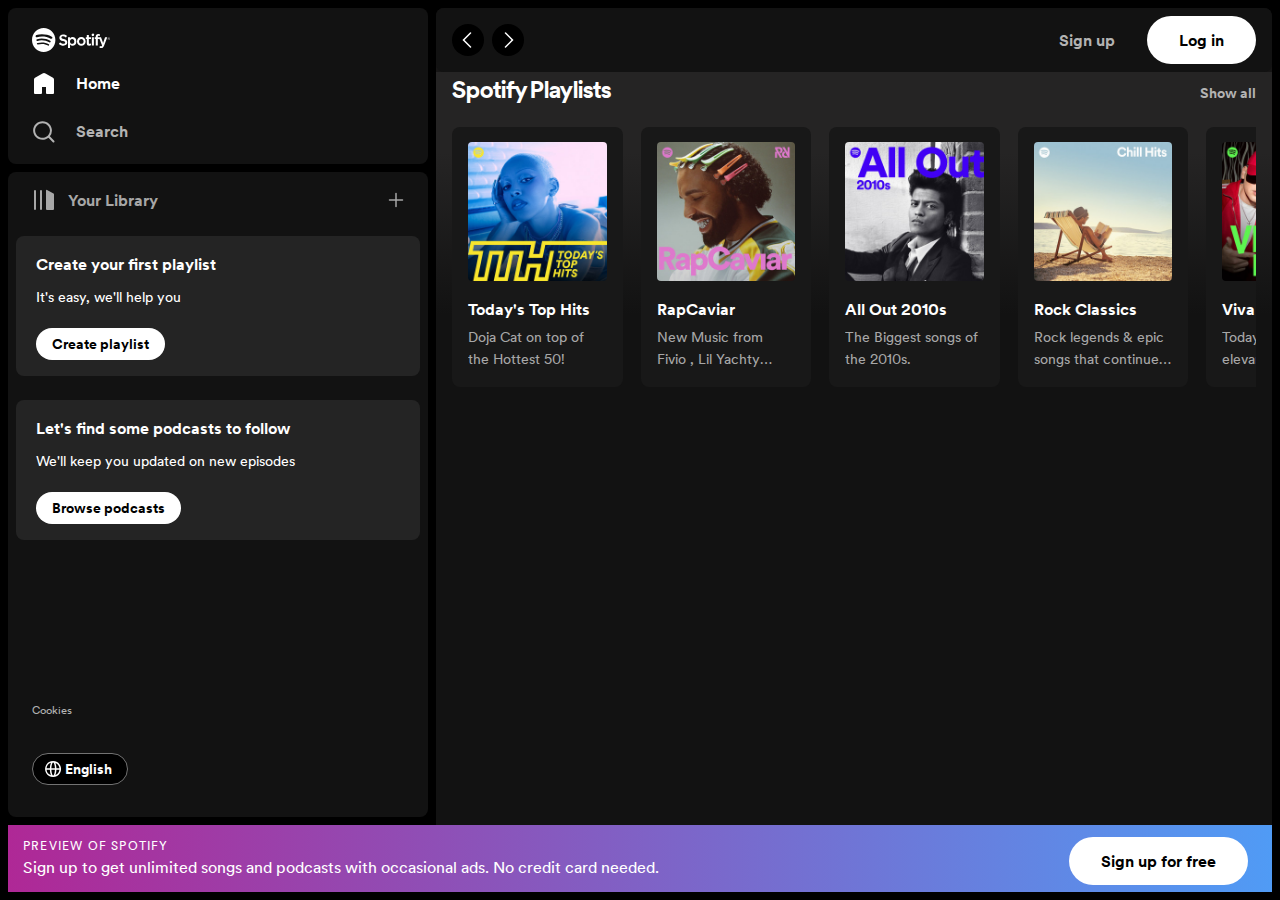
<file: spotify/index.html>
<!DOCTYPE html>
<html lang="en">
<head>
    <meta charset="UTF-8">
    <meta name="viewport" content="width=device-width, initial-scale=1.0">
    <title>Spotify</title>
    <link rel="icon" href="">
    <link rel="stylesheet" href="index.css">
</head>

<header>
    <div class="header-section">
        <div class="logo">
            <img src="assets/Spotify.svg">
        </div>
        <div class="right-items">
            <div class="search"><img src="assets/svgexport-1.svg"></div>
            <button>OPEN APP</button>
            <div class="hamburger"><img src="assets/svgexport-2.svg"></div>
        </div>
    </div>
</header>
<body>
    <div class="main">

        <div class="side-pane desktop">
            <div class="nav">
                <div class="item"><img src="assets/desktop/Spotify.svg"></div>
                <div class="item"><img src="assets/desktop/svgexport-4.svg"> <span>Home</span></div>
                <div class="item"><img src="assets/desktop/svgexport-5.svg"> <span>Search</span></div>
            </div>
            <div class="library">
                <div class="action">
                    <div class="your-library">
                        <img src="assets/desktop/svgexport-7.svg">
                        <span>Your Library</span>
                    </div>
                    <div class="plus"><img src="assets/desktop/svgexport-8.svg"></div>
                </div>
                <div class="shade-box">
                    <h2>Create your first playlist</h2>
                    <span>It's easy, we'll help you</span>
                    <button>Create playlist</button>
                </div>
                <div class="shade-box">
                    <h2>Let's find some podcasts to follow</h2>
                    <span>We'll keep you updated on new episodes</span>
                    <button>Browse podcasts</button>
                </div>
                <div class="end-items">
                    <span>Cookies</span>
                    <button><img src="assets/desktop/svgexport-9.svg"><span>English</span></button>
                </div>
            </div>
        </div>

        <div class="main-pane">
            <div class="toolbar desktop">
                <div class="arrow-container">
                    <div class="left"><img src="assets/desktop/svgexport-1.svg"></div>
                    <div class="right"><img src="assets/desktop/svgexport-2.svg"></div>
                </div>
                <div class="acccounts">
                    <button class="signup">Sign up</button>
                    <button class="login">Log in</button>
                </div>

            </div>
            <div class="playlist">
                <div class="title-bar">
                    <h2>Spotify Playlists</h2>
                    <h3>Show all</h3>
                </div>
                <div class="scroll">
                    <div class="card">
                        <div class="image-section"><img src="assets/ab67706f00000002023867d5cf694548540423dd.jpeg"></div>
                        <div class="text-section">
                            <h2>Today's Top Hits</h2>
                            <span>Doja Cat on top of the Hottest 50!</span>
                        </div>
                    </div>
                    <div class="card">
                        <div class="image-section"><img src="assets/ab67706f000000020107a3aeac780c2d2cf621ca.jpeg"></div>
                        <div class="text-section">
                            <h2>RapCaviar</h2>
                            <span>New Music from Fivio , Lil Yachty and...</span>
                        </div>
                    </div>
                    <div class="card">
                        <div class="image-section"><img src="assets/ab67706f00000002b0fe40a6e1692822f5a9d8f1.jpeg"></div>
                        <div class="text-section">
                            <h2>All Out 2010s</h2>
                            <span>The Biggest songs of the 2010s.</span>
                        </div>
                    </div>
                    <div class="card">
                        <div class="image-section"><img src="assets/ab67706f00000002b60db5d1bcdd9c4fd1ebcffe.jpeg"></div>
                        <div class="text-section">
                            <h2>Rock Classics</h2>
                            <span>Rock legends & epic songs that continue to...</span>
                        </div>
                    </div>
                    <div class="card">
                        <div class="image-section"><img src="assets/ab67706f00000002de3f48865f6d734f36ac442c.jpeg"></div>
                        <div class="text-section">
                            <h2>Viva Latino</h2>
                            <span>Today's top Latin hits, elevando nuestra...</span>
                        </div>
                    </div>
                    <div class="card">
                        <div class="image-section"><img src="assets/ab67706f00000002db32a17c1f5291b19317b62e.jpeg"></div>
                        <div class="text-section">
                            <h2>Mega Hit Mix</h2>
                            <span>A Mega mix of 75 favorites from the last...</span>
                        </div>
                    </div>
                </div>
            </div>
        </div>
    </div>
</body>

<footer>
    <div class="footer">
        <div class="text">
            <h3>PREVIEW OF SPOTIFY</h3>
            <h4>Sign up to get unlimited songs and podcasts with occasional ads. No credit card needed.</h4>
        </div>
        <button>
            Sign up for free
        </button>
    </div>
</footer>
</html>
</file>
<file: azure/index.css>
:root{
    /* --start:316px; */
    --start:288.5px;
}

@font-face{
    font-family : "mnormal";
    src:url("normal.woff2");
}
@font-face{
    font-family : "mbold";
    src:url("semi-bold.woff2");
}
@font-face{
    font-family : "mfluent";
    src:url("MWFFluentIcons.woff2");
}

body,a,header,footer,li,ul{
    margin:0;
    padding:0;
    font-family: mnormal;
    font-size: 16px;
    line-height: 24px;
    color:rgb(26, 26, 31);
}
.tab-view-icon,.nav-list,.image-options,.search-box,.learn,.support,.contact,.account,#start-free,.solutions-large,.service .items,#microsoft,.indicator-panel,.openai{
    display:none;
}

.inner-items p{
    display: none;
}
.inner-items #featured-news p{
    display: block;
}

header{
    height:78px;
}
.header-section{
    display:flex;
    justify-content: space-between;
    align-items: center;
    flex-grow:1;
    padding-top:12px;
    padding-left: 12px;
    padding-right: 12px;
    padding-bottom: 12px;
    box-sizing: border-box;    
    letter-spacing: -.48px
}
.menu{
    display: flex;
    justify-content: flex-start;
    align-items: center;
    font-family: mbold;
    min-width: 130px;
}
.menu .image-menu img{
    width:20px;
    height:13px;
    padding-right:15.5px;
    padding-left: 12px;
}
.menu .image-menu{
    height:44px;
    display: flex;
    align-items: center;
}
.menu .azure{
    display: flex;;
    align-items: center;
    font-size: 18px;
    height:44px;
    color:rgb(26, 26, 31);
    letter-spacing: -0.48px;
}
#logo{
    display: flex;
    justify-content: center;
    align-items: center;
}
.sign-in{
    display: flex;
    justify-content: flex-end;
    align-items: center;
    min-width: 130px;

}
.sign-in .image-search{
    margin-top: 6px;
    margin-right:13px;
    justify-content: center;
    align-items: center;
}
.sign-in .image-search::before{
    content: '\e721';
    font-family: mfluent;
    font-size: 18px;
}
.sign-in .text{
    font-size: 14px;
    line-height:14px;
    padding:20px;
}

.hero-section{
    background:linear-gradient(90deg, #ede8f6 0%, #f4fafd 49.99%, #dceef8 100%);
}
.hero-section .banner{
    width: 100%;
}

.hero-section .banner img{
    width: 100%;
}
.ai{
    margin-top: -13px;
    padding:12px 16px;
    padding-bottom: 96px;
    /* background-color: #f8f9fa; */
}
.ai h2{
    font-size: 2rem;
    line-height: 2.5rem;
    font-weight: 600;
    font-family: mbold;
    letter-spacing: -0.05em;
    color: rgb(26, 26, 31);
    margin-bottom: 12px;
}

.ai .subtext{
    color:#142034;
    font-size: 1.125rem;
    line-height: 1.75rem;
    letter-spacing:-0.03em;
    padding:0;
    margin:0;
}
button{
    border:2px solid black;
    background-color: #0078D4;
    color:#fff;
    border-radius: 0.5rem;
    box-sizing: border-box;
    padding: calc(0.75rem - 2px) calc(1rem - 2px);
    font-size: .9375rem;
    line-height: 1.375rem;
    letter-spacing: -0.02em;
    font-weight: 600;
    font-family: mbold;
    width:100%;
    /* display: flex;
    align-items: center;
    justify-content: center; */
}

.get-started{
    margin-top: 24px;
    border-color:transparent;
    height:48px;
}
.get-started p, .try-azure p{
    margin-top: 0px;
}

.try-azure{
    margin-top: 8px;
    border-color: #243a5e;
    background-color: transparent;
    color:#243a5e;
    height:48px;
}
.chat{
    width:148.68px;
    height:46px;
    border-color: transparent;
    position: fixed;
    bottom:0;
    right:16px;
    background-color: #0067B8;
    z-index: 3;
}
.chat::before{
    content: "";
    font-family: mfluent;
    position: absolute;
    font-size: 15px;
    font-weight: 100;
    left:12px;
    top:11px
}
.chat p{
    margin-top: 0;
    margin-left: 19.5px;
}
.sticky-nav{
    background-color: #fefefe;
    box-shadow:  0 0 0.125rem rgba(0, 0, 0, 0.12),0 0.063rem 0.125rem rgba(0, 0, 0, 0.14);
    height:60px;
    display: flex;
    justify-content: space-between;
    align-items: center;
    position: sticky;
    top:0px;
    /* margin-top: 56px; */
    z-index: 1;
}
.inner-items{
    width: 100%;
}
.inner-items p{
    margin-left: 20px;
    color:rgb(36, 58, 94);
    font-size: 12px;
    line-height: 16px;
    letter-spacing: -0.48px;
    font-weight:400px;
    font-family: mbold;
    position: relative;
}
#featured-news{
    position: absolute;
    top:8px;
    
}
.sticky-nav span::after{
    position: absolute;
    content: "";
    font-family: mfluent;
    right:19.5px;
    top:14px;
}
.featured{
    padding:56px 16px;
    padding-right:20px;
    position: relative;
}
.featured .bg-img-featured{
    position: absolute;
    top: 0;
    left:0;
    width:100%;
    height:100%;
    z-index: -1;
    object-fit: cover;
    object-position: 10px 20px;

}
.featured .bg-img-featured img{
    height:100%;
    width:100%;
}
.caption h3{
    color:rgb(33, 53, 86);
    font-size: 12px;
    letter-spacing: 0.96px;
    font-family: mbold;
    line-height: 16px;
    font-weight: 400;
    margin:0;
    margin-bottom:12px;
}
.caption h2{
    color:rgb(20, 32, 52);
    font-size: 1.75rem;
    letter-spacing: -0.05em;
    line-height: 2.25rem;
    font-weight: 600;
    font-family: mbold;
    margin:0;
}

.cards-container{
    display: flex;
    flex-direction: column;
    row-gap: 8px;
    column-gap: 16px;
    margin-top: 32px;

}

.featured .card .content p{
    margin-bottom :32px;
}

.featured .card:nth-child(3) .explore .text2{
    margin-top: 5px ;
}
.card{
    background-color: #fefefe;
    box-shadow: 0 0 0.125rem rgba(0, 0, 0, 0.12),0 0.125rem 0.25rem rgba(0, 0, 0, 0.14);
    border-radius: 1rem;
    word-wrap:break-word;
    flex-direction: column;
    box-sizing: border-box;
    overflow: hidden;

}
.card .featured-image{
    padding:0.5rem;
    padding-bottom:0;
    height: fit-content;
}
.card .featured-image img{
    width:100%;
    border-radius:0.5rem;
    aspect-ratio: initial;

}
.card .content{
    padding:16px;
    display: flex;
    flex-direction: column;
    justify-content: space-between;
}
.content .description{
    display: flex;
    flex-direction: column;

}

.featured .card .content{
    padding-top:10px;
}
.description h5{
    color:rgb(12, 20, 32);
    font-size: 18px;
    letter-spacing: -0.54px;
    line-height: 24px;
    font-weight: 400;
    font-family: mbold;
    margin:0;

}
.description p{
    color:rgb(20, 32, 52);
    font-size: 16px;
    letter-spacing: -0.48px;
    line-height: 24px;
    font-family: mnormal;
    /* text-decoration: underline; */

}
.description span{
    letter-spacing: -0.48px;
}

/* .explore {
    border:2px solid rgb(141, 200, 232);
    border-radius: 8px;
    text-align: center;
    justify-content: center;
    padding:10px 14px;
    font-size:15px;
    font-family: mbold;
    font-weight: 600px;
    letter-spacing: -0.3px;
    line-height: 22px;
    color:rgb(220, 238, 248);
    margin-top: 20px;
} */


.explore{
    display: flex;
}
.explore .box{
    position: relative;
    background-color: rgb(0, 120, 212);
    border-radius: 8px;
    line-height:22px;
    padding:calc(0.5rem - 2px);
    width:31px;
    height:31px;
    box-sizing: border-box;

}
.explore .box span::after{
    position: absolute;
    top:5px;
    left:8px;
    font-size:15px;
    color:white;
    font-family: mfluent;
    content: "";
    font-weight: 400;
    z-index: 0;
}
.explore .text2{
    margin-left: 8px;
    color:rgb(36, 58, 94);
    font-size: 15px;
    font-weight:400;
    font-family: mbold;
    letter-spacing: -0.3px;
    line-height: 22px;
    display: flex;
    margin-top: 4px;
}

.solutions{
    padding-left: 1rem;
    padding-right: 1rem;
    padding-top: 48px;
    padding-bottom: 48px;
    background: rgb(244, 250, 253);
}

.solutions .caption h3{
    margin-top: 0;
 
}
.solutions h2{
    letter-spacing: -0.05em;
    font-size: 1.5rem;
    line-height: 2rem;
    font-family: mbold;
    font-weight: 100;
}

.solutions .scroll{
    margin-top: 32px;
}

.solutions .image-section{
    padding-right: 4px;
    height: fit-content;
}

.solutions .view-all{
    padding-bottom:0;

}

.scroll{
    display: flex;
    flex-direction: row;
    overflow: scroll;
    margin-top: 24px;
    
}
.scroll-buttons{
    white-space: nowrap;
    padding:8px 16px;
    background-color: #e6f2fb;
    color:#243a5e;
    border-radius: 12.5rem;
    font-family: mbold;
    margin-right: .5rem;
    height:40px;
    box-sizing: border-box;
    display: flex;
    align-items: center;

}
.scroll-buttons:nth-child(1){
    background-color: #005797;
    color:#fff;

}
.scroll-container{
    position: relative;
}
.scroll::-webkit-scrollbar{

    display: none;
}

.scroll-container .arrow-button{
    position: absolute;
    right:0px;
    top:calc(50% - 20px);
    width:40px;
    height:40px;
    border : 2px solid #243a5e;
    border-radius: 50%;
    box-sizing: border-box;
    background:linear-gradient(270deg,rgb(230, 242, 251) 25%,transparent 100%);
}
.scroll-container .arrow-button span::after{
    position: absolute;
    content: "";
    font-family: mfluent;
    font-size: 1.125rem;
    color:#243a5e;

    right:calc(50% - 9px);
    top:calc(40% - 9px);

}

.ai-expand .description p{
    color:rgb(20, 32, 52);
    font-size: 15px;
    letter-spacing: -0.3px;
    line-height: 24px;
    font-family: mbold;
    text-decoration: underline;
    margin-bottom: 0;
    margin-top: 24px;
}

.ai-expand .image-section img{
    object-fit: cover;
    width:100%;
    border-radius: 16px;
    margin-top: 23px;
}

.expandables{
    display:flex;
    justify-content: space-between;
    align-items: center;
    border-bottom:1px solid rgb(187, 194, 205);
    position: relative;
    padding-top: 25px;
    padding-bottom: 24px;
    margin-right:4px;
}
.expandables:nth-child(1){
    border-bottom: none;
}
 .specific{
    margin-top: 18px;
    border-top:1px solid rgb(187, 194, 205);
}



.expandables:nth-child(1) span::after{
    rotate: -180deg;
}
.expandables span::after{
    font-family: mfluent;
    font-size: 16px;
    content: "";
    position: absolute;
    top:calc(50% - 12px);
    right:0px;
}

.expandables:nth-child(2){
    border-top: 1px solid rgb(187, 194, 205);;
}

.expandables h3{
    font-size: 18px;
    color: rgb(36, 58, 94);
    font-family: mbold;
    line-height: 24px;
    letter-spacing: -.54px;
    margin:0;
}

.view-all{
    display: flex;
    align-items: center;
    padding-top: 20px;
    padding-bottom: 0px;
}
.products .view-all{
    padding-bottom: 0;
    padding-top: 18px;
}
.view-all span{
    position: relative;
    background-color: rgb(0, 120, 212);
    border-radius: 8px;
    line-height: 22px;
    padding: calc(0.5rem - 2px);
    width: 31px;
    height: 31px;
    box-sizing: border-box;
}
.view-all span::after{
    position: absolute;
    top: 5px;
    left: 8px;
    font-size: 15px;
    color: white;
    font-family: mfluent;
    content: "";
    font-weight: 400;
    z-index: 0;
}
.view-all p{
    color:#243a5e;
    font-size: .9375rem;
    line-height: 1.375rem;
    letter-spacing: -.02em;
    font-weight: 400;
    font-family: mbold;
    margin-left: 8px;
}

.products{
    padding-left: 1rem;
    padding-right: 1rem;
    background-color: rgb(244, 250, 253);
    margin-top: -12px;
    padding-top: 56px;
    padding-bottom: 56px;
}

.products .caption h2{
    color : rgb(12,20,32);
    font-size:24px;
    letter-spacing:-1.2px;
    line-height:32px;

}

.products .cards-container{
    padding-right:4px;
    row-gap: 16px;
}
.products .card{
    padding:1rem;
    
}
.products .card .featured-image{
    width:3rem;
    height:3rem;
    box-sizing: border-box;
    border:0.0625rem solid #bbc2cd;
    border-radius: 0.25rem;
    position: relative;
}
.products .card .featured-image img{
    width:24px;
    height:24px;
    position: absolute;
    top:calc(50% - 12px);
    left:calc(50% - 12px);
}

.products .card .content{
    padding:0;
    padding-top: 16px;
}

.products h5{
    font-size: 1.25rem;
}
.products .card p{
    text-decoration: none;
    margin-top: 12px;
    margin-bottom:32px;
}
.products .card .explore span{
    margin: 0;
    text-decoration: underline;
    color:#0c1420;
}

.resources{
    padding-left: 1rem;
    padding-right: 1rem;
    background-color: #f7f7f7;
    padding-top: 3rem;
    padding-bottom: 48px;


}
.resources h2{
    font-size: 1.75rem;
    line-height: 2.25rem;
    letter-spacing: -0.05em;
    font-family: mbold;
}

.resources .arrow-button{
    border-color:rgb(36, 58, 94);
    background: linear-gradient(270deg,var(--arrow-background-color,#f2f2f2) 25%,rgba(242,242,242,0) 100%);;
}
.scroll-tabs{

   
    display: flex;
    flex-direction: column;
    background-color: #fefefe;
    box-sizing: border-box;
    width: 220px;
    border-right: 1px solid #bbc2cd;

    
}
.scroll-tabs:nth-child(1){
    border-top-left-radius: 0.5rem;
    border-bottom-left-radius: 0.5rem;
    box-shadow:  rgba(0, 0, 0, 0.12) 0px 0px 2px 0px, ;
}
.scroll-tabs:last-child{
    border-top-right-radius: 0.5rem;
    border-bottom-right-radius: 0.5rem;
    box-shadow:  rgba(0, 0, 0, 0.12) 0px 0px 2px 0px, ;
}
.scroll-tabs .text{
    padding-left: 12px;
    padding-top: 12px;
    padding-bottom: 4px;
    white-space: nowrap;
    width: 220px;
    margin:0;
    font-size: .875rem;
    line-height:1.25rem;
    letter-spacing:-0.03em;
}
.scroll-tabs span{
    width:100%;
    height:8px;
    background-color: #0078d4;
    border-bottom-left-radius: 8px;
}


.text-head p{
    text-align: center;
    font-size: 14px;
    letter-spacing: -0.42px;
    
}
.text-sub p{
    text-align: center;
    font-family: mbold;
    font-size: 16px;
    letter-spacing: -0.48px;
    line-height: 24px;
}

.slim{
    display: flex;
    position: relative;
    margin-top: 16px;
    margin-bottom: 32px;
    justify-content: center;
    align-items: center;
}

.slim .view-all{
    margin:0;
    padding: 0;
    margin-right: 8px;
}
.slim .view-all span::after{
    color:white;
    font-weight: 400;
}

.slim p{
    color:rgb(36, 58, 94);
    font-size: 16px;
    letter-spacing: -.32px;
    line-height: 24px;
    font-weight: 600;
    margin:0;
    font-weight: mbold;
}
.slim span::after{
    color :rgb(0, 103, 184);
    content: "";
    font-family: mfluent;
    font-size: 16px;
    position: absolute;
    right:23%;
    font-weight: 600;
}
.resources .image-section{
    padding:16px;
}

.resources .image-section img{
    width:100%;
    height: 100%;
    border-radius:16px;

}

.infrastructure{
    position: relative;
 
}



.infrastructure .image-target{
    width:100%;
    height:312px;
    /* height: 100%; */
}
.infrastructure .image-target img{
   
    width:100%;
    height: 100%;
    object-fit: cover;
}

.infrastructure .image-overlay{
    width:100%;
    height:100%;
    background-color: black;
    opacity: 0.1;
    position: absolute;
    top:0;
}
.infrastructure .text{
    text-align: center;
    color:white;
    position: absolute;
    top:25%;
    left:auto;
    box-sizing: border-box;
    padding:0 4px;
}
    .infrastructure .text h3{
    font-size: 28px;
    letter-spacing: -1.4px;
    line-height: 36px;
    font-weight: 400;
    font-family: mbold;
    margin-bottom: 12px;

}
.infrastructure .text span{
    color:rgb(255, 255, 255);
    font-size: 18px;
    letter-spacing: -.54px;
    font-size:18px;
}

.infrastructure .explore {
    border:2px solid rgb(179, 218, 240);
    background-color: rgb(179, 218, 240);
    border-radius: 8px;
    text-align: center;
    justify-content: center;
    padding:10px 14px;
    font-size:15px;
    font-family: mbold;
    font-weight: 600px;
    letter-spacing: -0.3px;
    line-height: 22px;
    color:rgb(12, 20, 32);
    margin-top: 24px;
}



.cloud-investments{
    padding: 48px 20px;
    padding-left: 16px;
    position: relative;
    color:rgb(255, 255, 255);
}
.cloud-investments .bg-img-cloud{
    position: absolute;
    top:0;
    left:0;
    height:100%;
   
    z-index: -1;

}
.cloud-investments .bg-img-cloud img{
    height: 100%;
    width:100%;
    object-fit: cover;
}
.cloud-investments h2{
    font-size: 1.75rem;
    line-height: 2.25rem;
    letter-spacing: -0.05em;
    text-align: center;
    font-family: mbold;
}
.cloud-investments .banner{
    background-color: rgba(255, 255, 255, 0.1);
    border-radius: 1rem;

}
.cloud-investments .content{
    padding:3rem;
    display: flex;
    flex-direction: column;
    row-gap:3rem;
}
.cloud-investments .items{
    display: flex;
    flex-direction: column;
    align-items: center;
    text-align: center;
    row-gap: 16px;
}
.cloud-investments .items .text-section{
    font-family: mbold;
    font-size: 18px;
    line-height:24px;
    letter-spacing: -0.54px;
}

.customer-stories{
    padding:48px 16px;
    background-color: rgb(244, 250, 253);
    padding-bottom: 0;
}
.customer-stories .caption h2{
    font-family: mbold;
    margin-top: 0;
    margin-bottom: 24px;
    color:rgb(20, 32, 52);
    letter-spacing: -1.2px;
    line-height: 32px;
    font-size: 24px;
}
.customer-stories h3{
    font-weight: 400;
    font-family: mbold;
}

.scroll-customer{
    display: flex;
    overflow-x: scroll;
    column-gap: 16px;
    padding: 10px 0;
  
}
.scroll-customer::-webkit-scrollbar{
    display:none;
}

.fujitsu{
    flex-shrink: 0;
    width: calc(100% - 10px);
    box-shadow: 0 0 0.125rem rgba(0, 0, 0, 0.12),0 0.125rem 0.25rem rgba(0, 0, 0, 0.14);
    border-radius: 16px;
    background-color: white;
    margin-left:3px;
    margin-right:7px;
}
.fujitsu .logo{
    
    border:1px solid rgb(187, 194, 205);
    width: fit-content;
    border-radius: 8px;
    font-family: none;
    line-height: 0px;
    font-size: 0px;
}
.fujitsu .image-section img{

    width:100%;
    height:100%;
    border-radius:16px;
    border-bottom-right-radius:0px ;
    border-bottom-left-radius:0px ;
    object-fit: cover;
}
.fujitsu .content{
    padding:16px;
    display: flex;
    flex-direction: column;
    row-gap: 12px;
}
.fujitsu .description{
    font-size: 20px;
    line-height: 28px;
    letter-spacing: -1px;
    font-family: mbold;
    color:rgb(0,0,0);

}
.fujitsu .products-list h4{
    color:rgb(12, 20, 32);
    font-size: 14px;
    letter-spacing: -.48px;
    font-weight: 600;
    line-height: 20px;
}
.fujitsu .products-list{
    display: flex;
    flex-direction: column;
 
}

.list-items{
    display: flex;
    align-items: center;
    text-decoration: underline;
    color:rgb(0, 103, 184);
    font-size: 14px;
    line-height: 20px;
    padding-top: 10px;
    padding-bottom: 5px;
}
.round-button{
    width:10px;
    height:10px;
    border:1px solid rgb(187, 194, 205);
    border-radius: 50%;
    margin-right: 0.5rem;
}
.customer-stories .nav-buttons{
    width:100%;
    height:50px;
    display: flex;
    align-items: center;
    position: relative;
    margin-top: 24px;
}
.fujitsu button{
    border-color:transparent;
}

.arrow-button-left,.arrow-button-right{
    margin-right: 8px;
    position: relative;
    width:50px;
    height:50px;
    border : 2px solid rgb(36, 58, 94);
    border-radius: 50%;
    box-sizing: border-box;
    /* background:linear-gradient(270deg,#dceef8 25%,transparent 100%); */
}
.arrow-button-left{
    opacity:0.2;

}
.arrow-button-left span::after{
    position: absolute;
    content: "";
    font-family: mfluent;
    font-size: 1.125rem;
    color:rgb(36, 58, 94);
    rotate: -180deg;
    right:calc(50% - 9px);
    top:calc(40% - 9px);
    font-weight: 600;
}
.arrow-button-right span::after{
    position: absolute;
    content: "";
    font-family: mfluent;
    font-size: 1.125rem;
    color:rgb(36, 58, 94);
    font-weight: 600;
    right:calc(50% - 9px);
    top:calc(40% - 9px);
}

.customer-stories .view-all{
    padding-top: 24px;
    padding-bottom:48px;
}

.next-step{
    position: relative;
    padding-bottom: 56px;
    
}
.next-step .bg-img{
    position: absolute;
    top:0;
    left:0;
    height:100%;
    width:100%;
    object-fit: cover;
    z-index:-1;
    text-align: left;
    
}
.next-step h2{
    font-family: mbold;
    text-align: center;
    color:rgb(12, 20, 32);
    font-size: 1.75rem;
    line-height: 2.25rem;
    letter-spacing: -1.4px;
    padding-top: 56px;
    margin:0;
}
.next-step .cards-container{
    padding:0 16px;
    padding-right: 20px;
}
.next-step .card .content{
    display: flex;
    height:145px;
}
.next-step .featured-image{
    width:3rem;
    height:3rem;
    box-sizing: border-box;
    border:0.0625rem solid #bbc2cd;
    border-radius: 0.25rem;
    margin-left: 16px;
    margin-top: 16px;
    position: relative;
}
.next-step .featured-image img{
    position: absolute;
    top: calc(50% - 12px);
    left:calc(50% - 12px);
    width:24px;
    height: 24px;
}

.next-step h5{
    font-size: 20px;
    line-height: 28px;
    letter-spacing: -1px;
}
.next-step .card p{
    text-decoration: none;
    font-family: mnormal;
    margin-top: 0;
}
.next-step .view-all{
    padding:0;
}
.next-step .view-all p{
    margin-bottom: 0;
    font-family: mbold;

}


.summary{
    background-color: rgb(244, 250, 253);
   
    padding : 56px 16px;
}
.summary .texts{
   
    margin:0;
    letter-spacing: -.48px;
   
}

.summary .texts a{
    color:rgb(0, 103, 184);
}
.summary .texts .lines{
    
    color:rgb(0, 103, 184);
    text-decoration: underline;
}



footer{
    padding:48px 18px;
    background-color: rgb(244, 245, 246);
    padding-bottom: 38px;
}
.contact-us{
    display:flex;
    flex-direction: column;
    column-gap: 18px;
    /* row-gap: 16px; */
    margin-bottom: 36px;
}
.get-app{
    padding:12px;
    background-color: #eaebec;
    color:rgb(76, 76, 81);
    display: flex;
    align-items: center;
    justify-content: center;
    font-family: mbold;
    letter-spacing: -.48px;
    border-radius: 4px;
    font-size: 14px;
    line-height: 1.3;
    width: fit-content;
}
.get-app .logo{
    margin-right: 10px;
}
.get-app .logo img{
    width:24px;
    height:24px;
}
.social{
    display:flex;
    flex-direction: row;
    column-gap: 24px;
    margin-left: 12px;
    margin-top: 12px;

}
.services-container{
    display: flex;
    flex-direction: column;
    row-gap: 36px;
}

.service .title{
    font-size:14px;
    font-weight: 600;
    height:46px;
    line-height: 1.3;
    background-color: #eaebec;
    padding: 12px 24px;
    /* width:100%; */
    display: flex;
    justify-content: space-between;
    align-items: center;
    border-radius:4px;
    box-sizing: border-box;
    font-family: mbold;

}
.service .title h4{
    margin: 0;
    color:rgb(26, 26, 31);
    padding-left:1px;
}

.plus-icon{
    padding-bottom:2px;
}

.plus-icon::after{
    color:rgb(76, 76, 81);
    content: "+";
    font-size: 20px;
    font-family: mfluent;
    padding-right:1px;
    padding-bottom:1px;
}
.footer-end{

}

.footer-end .language{
    margin-top: 36px;

}
.language p{
    margin:0;
    letter-spacing: -.48px;
    margin-bottom: 4px;
}
.language select{
    padding-left:5px;
    padding-top: 1px;
    width: 226px;
    height:36px;
    box-sizing: border-box;
    color:#1a1a1f;
    font-family: mnormal;
    /* width:300px;
    height:30px; */
    font-size: 14px;
}

.choices{
    display: flex;
    align-items: center;
    margin-top: 24px;
    margin-bottom: 38px;
    font-size: 12px;
}
.choices span{
    font-size: 12px;
    padding-left: 12px;
    letter-spacing: -.48px;
}

.long-list{
    display: flex;
    white-space: nowrap;
    flex-wrap: wrap;
    justify-content: flex-end;
    font-size: 12px;
    letter-spacing: -.48px;
    line-height: 24px;

}
.long-list p{
    margin-left:16px;
    margin-top: 0px;
    margin-bottom: 16px;


}
.copyright{
    color:rgb(26, 26, 31);
    font-size: 12px;
    letter-spacing: -0.48px;
    line-height: 24px;
    font-weight: 600;
    font-family: mbold;
    display: flex;
    justify-content: flex-end;
}





/* ----------------------------------------------- */



@media screen and (min-width:425px) {

    
    .ai{
        /* margin-top: -12px; */
    }
    .contact-us{
        display:flex;
        flex-direction: row;
        column-gap: 0px;
        align-items: flex-end;
    }
    
    .products .content{
        row-gap:12px;
    }
    .products .card .featured-image img{
        width:24px;
        height:24px;
    }


    .product-list-direction{
        display: flex;
        flex-wrap: wrap;
    }
    .products-list{
        height:155px;
        display: flex;
        flex-direction: column;
        justify-content: flex-end;
        
    }

    .slim p{
        color:rgb(36, 58, 94);
        font-family: mbold;
        font-weight: 400;
        font-size: 15px;
    }
    .resource .scroll{
        margin-left: 2px;
    }
    .fujitsu .image-section{
        height:auto;
    }
    .fujitsu{
        height:fit-content;
    }
    .scroll-customer{
        height:fit-content; 
    }
    .products-list .list-items{
        margin-right: 8px;
        font-size:14px;
        letter-spacing:-0.48px;
        line-height:20px;
        padding: 0;
        padding-bottom: 8px;
    }
    .products-list h4{
        margin-bottom:12px;
        margin-top: 0px;
    }

    
    .ai-expand .description p{
        margin-top: 26px;
        font-size: .9375rem;
        line-height:1.375rem;
        letter-spacing:-0.02em;

    }
    .next-step .card .content{
        /* height:auto; */
        height:145px;
        padding-top: 16px;
    }
    .summary{
        padding-top:88px;
    }
    .plus-icon{
        margin-top: -1px;
    }
    .language select{
        padding-bottom: 2px;
    }
    
}


/* --------------------- TABLET VIEW BEGINS 768px--------------- */

@media screen and (min-width:768px) {

    .mob-view-icon,#logo, .copyright{
        display:none;
    }

    .tab-view-icon,#microsoft{
        display:block
    }


    header{
        height:55px;
    }

    .header-section{
        padding:0;
        margin:0;
    }


    .menu{
        padding:0 12px;
    }

    .tab-view-icon{
        margin-top: 2px;
    }

    .menu .image-menu{
        height:fit-content;
    }
    .menu .image-menu img{
        width:24px;
        height:26px;
        padding:0;
    }
    .menu .azure{
        margin-left:12px;
    }

    .nav-list{
        display:flex;
        font-family: mnormal;
        margin-left: 12px;
        font-size: 13px;
        
    }
    .nav-list .tabs{
        display:flex;
        padding:20px 8px;
        font-size: 13px;
        line-height:13px;
        letter-spacing: 0;
    }
    .nav-list .tabs::after{
        font-family: mfluent;
        content: "";
        font-size: 8px;
        line-height: 8px;
        margin-left: 4px;
        margin-top: 5px;

    }

    .image-options{
        display: flex;
        padding:15px 10px;
    }
    .image-options img{
        width:24px;
        height:24px;

    }

    .sign-in .image-search{
        display: flex;
        align-items: center;
    }
    .sign-in .image-search::before{
      
        font-size:14px;
        margin-right: 2.5px;
        margin-top:-6px;
        
    }
    .sign-in .text{
        padding-left: 8px;
        padding-right: 8px;
        font-size: 13px;
        line-height: 13px;
    }

    .ai{
        margin-top: -12px;
        padding-left: 64px;
        padding-right: 64px;
    }

    .get-started{
        width: fit-content;
    }
    .try-azure{
        width:fit-content;
        margin-left: 3.5px;
    }

    .featured{
        padding-left:64px;
        padding-right:68px;
    }

    .solutions{
        padding:48px 64px;
        padding-right: 68px;
    }

    .solutions .arrow-button{
        right:-2px;
    }
    .expandables{
        display: flex;
        flex-direction: row;
        justify-content: flex-start;
    }
    .expandables span::after{
        font-family: mfluent;
        font-size: 16px;
        content: "";
        position: static;
        margin-left: 8px;
        
    }

    .products{
        padding:48px 64px;
        
    }
    .products .cards-container{
        row-gap:12px;
    }
    .products .card .content .description p{
        margin-bottom:20px;
    }

    .products .view-all{
        margin-top: 24px;
        padding-top: 0;
    }
    .products .view-all span{
        margin-left:8px;
    }

    .products-list{
        height:120px;
    }

    .resources{
        padding:48px 64px;
    }

    .slim p{
        font-size:15px;
        font-family: mnormal;
        color: rgb(36, 58, 94);
    }
    .infrastructure{
        height:292px;
    }
    .infrastructure .text{
        width: 100%;
        text-align: center;
        color:white;
        position: absolute;
        /* top:25%;
        left:calc(50% - 292px); */
        letter-spacing:-0.54px;
        box-sizing: border-box;
    }
    .infrastructure .explore{
        width:146px;
        height:48px;
        box-sizing: border-box;
        padding-bottom: 0;
        white-space: nowrap;
        margin:auto;
        margin-top: 20px;
    }
    .infrastructure .text h3{
        margin-bottom:12px;
    }

    .cloud-investments{
        padding:48px 64px;
        padding-right: 68px;
    }
    
    .fujitsu .image-section{
        height:312px;
    }
  
    .customer-stories button{
        width:102.08px;
    }
    .customer-stories{
        padding-left:64px;
        padding-right:64px;
    }

    .fujitsu{
        letter-spacing: -0.03em;   
    }


    .next-step .cards-container{
        padding-left: 4rem;
        padding-right: 68px;
    }
    .next-step h2{
        font-size: 28px;    
        letter-spacing: -1.4px;
        line-height: 36px;
    }
    .next-step .featured-image{
        position: relative;
    }
    .next-step .featured-image img{
        position: absolute;
        top: calc(50% - 12px);
        left:calc(50% - 12px);
        width:24px;
        height: 24px;
    }

    .next-step .card .content{
        height:120px;
    }

    .summary{
        padding: 56px 64px;
        padding-top: 88px;
    }

    .inline-item{
        display: flex;
        align-items: flex-end;
        margin-top: 36px;
        margin-bottom: 38px;
        column-gap: 24px;
    }
    .footer-end .language{
        margin:0;
    }
    .language select {
        width:188px;
    }
    .choices{
        margin:0;
    }
    .long-list #microsoft{
        color:rgb(26, 26, 31);
        font-size: 12px;
        letter-spacing: -0.48px;
        line-height: 24px;
        font-weight: 600;
        font-family: mbold;
    }
    footer{
        padding-bottom: 34px;
    }
    #microsoft{
        margin-left: 12px;
    }
    
    .contact-us{
        column-gap: 25px;
        align-items: center;
    }
}







/* ----------------LAPTOP VIEW 1024----------------------- */

@media screen and (min-width:1024px) {

    .solutions-expand .ai-expand,.customer-stories .nav-buttons, .products .scroll-container .arrow-button,.solutions .scroll-container .arrow-button{
        display: none;
    }
    .solutions .expandables{
        display: none;
    }
    .services-container{
        display: flex;
        flex-direction: row;
        column-gap:24px;
        /* justify-content: space-between; */
    }
    .openai{
        display: flex;
    }
    .service .items{
        display: block;
    }

    .banner{
        height:100%;
        width:100%;
        overflow: hidden;
    }
    
    .inner-items p{
        display: block;
    }
    .hero-section .banner img{
        height:544px;
        width:100%;
        object-fit: cover;
       
    }
    .hero-section{
        position: relative;
        max-height:100%;
    }

    .ai{
        padding: 0;
        margin:0;
        position: absolute;
        top:62px;
        left:56px;
        width:44%;
        background-color: transparent;
    }
    .ai h2{
        font-size:2.5rem;
        line-height: 3rem;
        letter-spacing: -0.05em;
        margin-top: 34px;
    }

    .ai-expand .expandables{
        padding-top:0px;
    }

    .ai-expand .description p{
        margin-top: 32px;
        padding-top:0;
       
    }
    .ai .subtext{
        margin-top: 16px;
    }

    .expandables:nth-child(2){
        white-space: nowrap;
    }
    .get-started{
        width:120.38px;
        height:48px;
        margin-top:32px;
    }
    .try-azure{
        width:162.08px;
        height:48px;
    }
    .chat{
        width:156.67px;
        height:46px;
        
    }
    .chat p{
        margin-top: 0;
        margin-left: 12px;
    } 

    .sticky-nav{
        margin-top: -6px;
        height:56px;
        padding-left: 56px;
        padding-right: 56px;
    }
    .inner-items{
        display: flex;
        column-gap: 48px;
        line-height: 24px;
        align-items: center;
        height:100%;
        margin-top: -2px;

    }

    .sticky-nav span{
        display: none;
    }
    #start-free{
        width:84.18px;
        background-color: rgb(137, 196, 2);
        border-color: rgb(137, 196, 2);
        color:rgb(0,0,0);
        padding:2px 10px;
        letter-spacing: -0.3px;
        height:32px;
        white-space: nowrap;
        /* margin-right: 85.5px; */
        display: flex;
        align-items: center;
        


    }
    #start-free p{
        margin-top: 12px;
    }
    .inner-items p{
        font-size: 14px;
        line-height: 20px;
        font-family: mnormal;
        font-weight: 400;
        letter-spacing: -0.42px;
        margin-top: -2px;
        margin-bottom: 0;
        margin-left: 0;
        white-space: nowrap;

    }

    #featured-news{
        margin-left: 4px;
        
        display: flex;
        align-items: center;
        text-align: center;
        height:95%;
        border-bottom: 4px solid rgb(0, 120, 212);
        position: static;
    }
    #featured-news p{
        margin-top: 1px;
    }

    .cards-container{
        flex-direction: row;
    }
    .card{
        /* height:421px; */
        display: flex;
        
    
    }
    .featured .card:nth-child(3) img{
        height:118px;
    }
    .featured{
        padding:96px 56px;
        padding-right:64px;
    }
    .featured .caption h2{
        font-size:30px;
    }
    .featured .caption h3{
        margin-bottom:16px;
    }
    .featured .card .content{
        padding-top: 18px;
        height:247px;
    }
    .card .content{
        padding:24px;
        padding-top: 20px;
        display: flex;
        flex-direction: column;
        justify-content: space-between
    }
    .featured .cards-container{
        margin-top:48px;
    }
    .featured .card{
        width:calc(100% /3);
    }
    .featured .card .content p{
        margin-top: 24px;
    }
    .featured .view-all span{
        margin-left: 8px;
    }

    .solutions{
        padding-left:3.5rem;
        padding-right:64px;
        padding-top: 72px;
        padding-bottom: 96px;
    }
    .solutions .view-all{
        margin-left: 0;
    }
    .solutions .view-all p{
        margin-left: 8px;
    }
    .caption h2{
        width:448px;
    }

    .solutions .caption h3{
        margin-bottom:16px;
    }

    .solutions .scroll{
        margin-top: 32px;
        margin-bottom: 32px;
    }

    .solutions .scroll-buttons{
        padding: 8px 24px;
    }

    .solutions-large{
        display:flex;
        justify-content: space-between;
    }
    .solutions-text{
        width:32%;
    }
    .solutions-text .expandables,.view-all{
        display: flex;
        margin-left: 50px;
        align-items: center;
        
    }

    .expandables:nth-child(2){
        border-top: none;
    }
    .view-all p{
        border-bottom: none;
    }
    .solutions-text .expandables span::after{
        top:40%;
        right:0%;
    }
   
    .ai-expand .expandables span::after{
        content: "";
        rotate:-180deg;
    }


    .solutions-text .expandables:nth-child(1){
        margin-left:0;
        padding-top:0;
    }

    .solutions-text .expandables{
            padding:32px 0px;
    }

    .solutions-text p{
        border-bottom: 1px solid rgb(187, 194, 205);
        margin-bottom:0;
        margin-top:0;
        padding-top:15px;
        padding-bottom:32px;
    }
    .solutions-large .view-all{
        display: flex;
    }
    .solutions-large .ai-expand{
        border-left : 3px solid rgb(0, 120, 212);
        padding-left:48px;
        
    }
    .solutions-large .solutions-img {
        width: 50%;
        height: 40%;
        object-fit:cover;
    }
    .solutions-large .solutions-img img{
        border-radius: 16px;
        width: 100%;
        aspect-ratio: initial;
        object-fit:cover;
    }


    .products{
        padding-left:56px;
        padding-right:56px;
    }

    .products .card:nth-child(3) img{
        height:auto;
    }
    .products .cards-container{
        flex-wrap: wrap;
        column-gap :16px;
        row-gap:16px;
        box-sizing: border-box;
        margin-top: 16px;
    }
    .products .card {
        flex-basis: calc(calc(100% / 3) - 12px);
    }
    .products .card{
        padding:24px;

    }
    .products .content {
        display: flex;
        justify-content: space-between;
        flex-direction: column;
        height:190px;
    }

    .products .scroll-buttons{
        padding: 8px 24px;
    }

    .products .content h5{
        font-size : 20px;
        letter-spacing: -1px;
        line-height:28px;

    }
    .products .view-all{
        margin-left: 0;
    }
    
    .products .card .featured-image img{
        width:32px;
        height:32px;
        position: absolute;
        top:calc(50% - 16px);
        left:calc(50% - 16px);
    }
    .products .card .featured-image{
        width:64px;
        height:64px;
        position: relative;
    }

    .product-list-direction{
        margin-top:16px;
    }

    .openai{
        position: relative;
        /* display: flex; */
        height:387px;
        margin-top: 32px;
        margin-right:4px;
        box-sizing: border-box;
    }
    .bg-openai{
        width:100%;
        height:100%;
        border-radius:12px;
        /* padding-right:4px; */
    }
    .slim p{
        font-family: mbold;
        font-weight:600;
    }
    .openai .overlay{
        position: absolute;
        top:0;
        color:white;
        height:100%;
        width:100%;
        background: rgba(0, 8, 20, 0.6);;
        border-radius:12px;
      
    }
    .openai button{
        width:177.2px;
        height:48px;
        background-color: rgb(179, 218, 240);
        color:black;
    }
    .openai .contents{
        position: absolute;
        bottom:32px;
        left:32px;
        color:white;
    }
    .openai .contents h2{
        font-size: 24px;
        letter-spacing: -1.2px;
        line-height:32px;
        font-family:mbold;
        margin:0;
        margin-bottom: 24px;
    }
    .openai .contents p{
        font-size : 18px;
        letter-spacing:-0.54px;
        margin:0;
        margin-bottom:16px;
    }
    .openai button{
        border:transparent;
    }
    .bg-openai img{
        width:100%;
        height:100%;
        object-fit: cover;
        aspect-ratio: initial;
        border-radius:12px;
    }

    .infrastructure {
        height:400px;

    }
    .infrastructure .image-target{
        height: 100%;
    }

    .infrastructure .text{
        top:25% ;
    }
     
    .infrastructure .text span{
        font-size: 18px;
        letter-spacing:-0.54px;
        line-height:28px;

    }
    .infrastructure .explore{
        width:162.91px;
        margin-top: 32px;
    }
    .infrastructure .text h2{
        font-size :1.875rem;
        letter-spacing :-0.05em;
        line-height:2.25rem;
    }
    .infrastructure .text h3{
        font-size:30px;
        letter-spacing:-1.5px;
        line-height: 36px;

    }

    .cloud-investments{
        padding: 72px 56px;
        padding-right:64px;

    }
    .cloud-investments h2{
        font-size: 30px;
        letter-spacing: -1.5px;
        line-height: 36px;
        font-family: mbold;
        padding-left: 10px;
        margin-top:0px;
        margin-bottom:32px;
    }
    .cloud-investments .content{
        flex-direction: row;
        column-gap: 72px;
        padding:72px;
    }
    .cloud-investments .text-section{
        font-size: 20px;
        letter-spacing: -1px;
        line-height: 28px;
        width: 205px;
    }
    /* .cloud-investments .items{
        column-gap: px;
    } */

    /* .next-step .cards-container{
        padding-left: 4rem;
        padding-right: 4rem;
    }
    .next-step h2{
        font-size: 28px;    
        letter-spacing: -1.4px;
        line-height: 36px;
    } */
    .resources{
        padding-left: 56px;
        padding-right: 56px;
        padding:72px 56px;
        display: flex;
        flex-direction: column;
        
    }
    
    .resources .image-section{
        display: flex;
        justify-content: center;
        width:fit-content;
        align-self: center;
        padding:24px;
        box-sizing: border-box;
        background-color: rgba(255, 255, 255, 0.4);
        border-radius: 16px;
    }
    .resources .image-section img{
        width:558px;
        height:314px;
    }

    .text-head{
        padding-top:60px;
        padding-bottom:16px;
    }
    .text-head p,.text-sub p{
        padding:0;
        margin: 0;
    }

    .resources .caption{
        text-align: center;
    }
    .resources .caption h2{
        width: auto;
        color:rgb(12, 20, 32);
        font-size: 30px;
        font-weight: 600;
    }
    .resources .caption h3{
        font-family: mbold;
        font-weight: 400;
        /* color:#005597; */
        color: rgb(33, 53, 86);
        font-size: 12px;
        letter-spacing: 0.96px;
        line-height: 16px;

    }
    .resources .scroll-container .arrow-button{
        top:25px;
    }


    .indicator-panel{
        display: flex;
        margin-top: 24px;
        border-radius: 8px;
        max-width: 1000px;
        margin-inline: auto;
    }
    .panel-item{
            display: flex;
            width:calc(100% / 5);
            flex-direction: column;
            position: relative;
            border-right:1px solid rgb(187, 194, 205);
            background-color: white;
            padding: 24px;
            box-shadow: 0 0 0.125rem rgba(0, 0, 0, 0.12), 0 0.125rem 0.25rem rgba(0, 0, 0, 0.14);

    }
    .panel-item:nth-child(1) span{
        position: absolute;
        width: 100%;
        height: 8px;
        background-color: #0078d4;
        border-bottom-left-radius: 8px;
        bottom: 0;
        left:0;
    }
    .panel-item:nth-child(1){
        border-top-left-radius: 8px;
        border-bottom-left-radius: 8px;
    }
    .panel-item:last-child{
        border-top-right-radius: 8px;
        border-bottom-right-radius: 8px;
    }

    .panel-item img{
        aspect-ratio: 2.3333/1;
        width:100%;
        height:auto;
    }
    .fujitsu .products-list{
        height:auto;
    }
        
    .customer-stories{
        padding: 72px 56px;
        padding-right: 62px;
    }
    .customer-stories .view-all{
        margin-left:0px;
        padding-bottom: 0;
    }
    .fujitsu .image-section{
        height: 384.4px;
    }

    .fujitsu .content{
        padding:24px;
        height:auto;
        row-gap: 16px;
    }
    .fujitsu button{
        width:118px;
        height:48px;
        margin-top: 8px;
    }
    .fujitsu h4{
        margin-bottom: 0px;
        margin-top: 0px;
    }

    .next-step h2{
        font-size: 30px;
        letter-spacing: -1.5px;
        line-height: 36px;
        padding-top: 0;
    }
    .next-step{
        padding-top: 96px;
    }
    .next-step .cards-container{
        margin-top: 48px;
        padding-bottom: 40px;
        padding-left: 56px;
        padding-right: 64px;
    }
    .next-step .card{
        width:calc(100% / 3);
    }
    .next-step .featured-image{
        position: relative;
        height:64px;
        width:64px;
        margin-top: 24px;
        margin-left: 24px;
    }
    .next-step .featured-image img{
        position: absolute;
        top: calc(50% - 16px);
        left:calc(50% - 16px);
        width:32px;
        height: 32px;
    }
    .next-step .view-all{
        margin:0;
        align-self: flex-start;
        margin-top: 48px;
    }
    /* .spacer-1{
        height: fit-content;
        box-sizing: border-box;
        background-color: red;
    } */
    .next-step .card .view-all p{
        font-size: 15px;
        letter-spacing: -0.3px;
        line-height:22px;
        margin-left: 8px;
    }
    
    .next-step .card .content{
        margin-top: 24px;
        padding-top:0px;
        height:207px;
        display: flex;
        flex-direction: column;
        justify-content: space-between;
        /* box-sizing: border-box; */

    }
    .next-step .card p{
        margin-bottom: 0;
        letter-spacing: -.48px;
        font-size: 16px;
    }
   

    .summary{
        padding: 96px 56px;
        padding-top: 144px;
    }
    .get-app{
        height:48px;
        box-sizing: border-box;
    }
    .get-app span{
        margin-left:2px;
    }
    .get-app .logo{
        padding-top: 1px;
    }
    .social{
        margin-left: 8px;
        margin-top:8px
    }
    .contact-us{
        column-gap: 28px;
    }
    .service{
        width:15vw;;
    }
    .services-container{
        margin-bottom:15px ;
    }

    .service .title {
        font-size:14px;
        font-weight: 600;
        height:fit-content;
        line-height: 1.3;
        background-color:transparent;
        padding: 0px 0px;
        margin-left: -1px;
        /* width:100%; */
        border-radius:4px;
        box-sizing: border-box;
        font-family: mbold;
    
    }
    .service .title h4{
        white-space: nowrap;
        letter-spacing: -0.7px;
        margin-bottom: 0px;
    }

    .service .plus-icon::after{
        display: none;
    }
    .service .items {
        font-size: 12px;
        letter-spacing: -.48px;

    }
    .service .items p{
        white-space: nowrap;
        padding-bottom: 2px;
        padding-top: 2px;
        box-sizing: border-box;
    }
    .service:nth-child(5) p:nth-child(7),.service:nth-child(3) p:nth-child(2){
        white-space: normal;
        max-width: 15vw;
    }

    /* .language{

    } */


    .language select{
        width:167.66px;
        border: 1px solid rgb(116, 116, 121);
        background-color: white;
        white-space: nowrap;
    }  

    .footer-end{
        display: flex;
        
    }
    .inline-item{
        margin:0;
        padding-bottom: 46px;
    }
    .twitter , .ln{
        padding-top:1px
    }
    .get-app .logo{
        padding-top: 4px;
    }
    .choices span{
        width:83px;
    }
 
    .long-list{
        margin-top: 47px;;
    }
    
}

/* ----------------VIEW 1440----------------------- */

@media screen and (min-width:1440px) {

    header{
        height:54px;
    }
    #microsoft{
        display: none;
    }
    .copyright{
        display: flex;
    }
    
    .card{
        border-radius:24px;
    }

    
    .sign-in .image-search,.image-options,.arrow-button{
        display: none;
    }
   

    .search-box,.learn,.support,.contact,.account{
        display: block;
    }

    .menu .azure{
        margin-left: 24px;
    }
    .nav-list{
        margin-left: 24px;
    }
    .nav-list .tabs::after {
        margin-top: 5px;
    }

    .search-box{
        position: relative;
        margin-right: 23px;
    } 

    .search-box::before{
      
        content: '\e721';
        font-family: mfluent;
        font-size: 14px;
        position: absolute;
        right:14px;
        top:3px;
    }
    .search-box input{
        border: 1px solid #747479;
        border-radius: 4px;
        background-color: #f8f9fa;
        width:120px;
        height:32px;
        box-sizing: border-box;
        padding-left: 11px;
        /* padding-top: 4px; */
        font-size: 13px;
        font-family: mnormal;
    }

   .sign-in .account{
    border: 1px solid #6f9e02;
    background-color: #89c402;
    border-radius: 4px;
    color: #1a1a1f;
    font-family: mnormal;
    font-size: 12px;
    font-weight: 600;
    padding: 18px;
    line-height: 1;
    text-align: center;
    padding:9px;
    padding-top:0px;
    display: flex;
    align-items: center;
    justify-content: center;
    width:84px;
    height:32px;
    box-sizing: border-box;
    margin-left: 6px;
    margin-right: 6px;
    
    }
    .sign-in .account span{
        margin-top: 10px;
        white-space: nowrap;
        font-family: mbold;
        font-size: 12px;
        line-height: 12px;
        letter-spacing:-0.48px;
        font-weight: 100;
    }

    .hero-section .banner img{
        height:544px;
        margin-top: -0px;
    }

    .ai{
        top:62px;
        left:72px;
    }
    .ai h2{
        font-size: 3rem;
        line-height: 3.5rem;
        letter-spacing: -0.05em;
    }

    .ai .subtext{
        line-height: 2rem;
        font-size: 1.25rem;
        letter-spacing: -0.03em;
        width:640px;
    }
    .ai .get-started{
        margin-top:32px;
    }

    .sticky-nav{
       
        padding-left: 72px;
        padding-right: 72px;
    }

    #start-free{
        /* margin-right: 278px; */
    }


    .featured{
        padding: 96px 72px;
      

    }
    .featured .caption h2{
        font-size : 40px;
        margin-top: 20px;
    }
    .inner-items p{
        margin-top: -2px;
    }

    .featured .cards-container{
        margin-top: 52px;
        padding-right:8px;
    }
    .featured .card{
        border-radius:24px;
    }
    .featured .card .content{
        height:200.3px;
        padding-top: 20px;
        display: flex;
        justify-content: space-between;
    }
    .featured .card h5{
        font-size : 20px;
        letter-spacing:-0.6px;
    }
    .featured .card .description p{
        margin-top: 26px;
    }
    .featured .card .featured-image img{
        border-radius:16px;
    }

    .featured .card:nth-child(3) .featured-image img{
        height:173px;
    }
    
    .solutions{
        padding-left:72px;
        padding-right:72px;
    }

    .solutions .expandables h3{
        font-size: 20px;
        line-height:28px;
        letter-spacing:-0.03em;
        padding-left: 1px;

    }
    .solutions {
        padding-right:80px;
    }

    .solutions .caption h2{
        margin-bottom:15px;
    }
    .solutions .caption h3{
        margin-bottom:17px;
    }

    .solutions .view-all p{
        margin-left: 8px;
    }
    .products .caption h2{
        font-size:32px;
        letter-spacing: -1.6px;
        
    }
    .products .caption h3{
        margin-bottom: 16px;
    }
    .caption h2{
        font-size: 2rem;
        line-height: 2.5rem;
        letter-spacing: -0.05em;
        width:100%;

    }
    .products .scroll-container .scroll{
        margin-top:32px;
    }
    .solutions .solutions-img img{
        border-radius: 24px;
    }
    .solutions-large .ai-expand{
        border-left : 4px solid rgb(0, 120, 212);
    }
  
   
    .horizontal-view{
        display: inline-flex;
        flex-wrap: nowrap;
        flex-direction: row;
        align-items: center;
        height: fit-content;
        width:100%;

    }

    .products{
        padding-left: 72px;
        padding-right: 72px;

    }
    /* .products .caption h3{
    } */

    .products .scroll-container{
        margin-bottom: 36px;
    }

    .products .cards-container{
        width:63.51%;
        height:760px;
        padding:0;
        padding-right: 0px;
        padding-left: 16px;
        
        margin:0;
    }
    .products .card{
        border-radius: 24px;
        box-sizing: border-box;
    }
    .products .card:nth-child(4),.products .card:nth-child(5),.products .card:nth-child(6){
        height:360px;
    }
    .products .card .content{
       height:250px;
        padding-top: 24px;
    }
    .products .card .content p{
        margin-top: 16px;

    }

    .products .card h5{
        font-size: 24px;
        
    }

  
    .openai{
        width:36.49%;
        height:760px;
        margin: 0;
        border-radius: 24px;
    }
    .bg-openai,.openai .overlay,.bg-openai img{
        border-radius: 24px;
    }
    .openai .contents h2{
        font-size:32px;
        letter-spacing: -1.6px;
        line-height: 40px;
        

    }
    .openai .contents{
        padding-right: 48px;
        bottom:32px;
        left:32px;
    }
    .openai .contents p{
        font-size:20px;
        line-height: 32px;
        letter-spacing:-0.6px;
    }

    .resources .caption h3{
        margin-bottom: 16px;
    }
    .resources .caption h2{
        font-size : 40px;
        margin-bottom:32px;
    }

    .resources {
        display: flex;
        flex-direction: column;
        justify-content: center;
        align-items: center;
        padding:72px;
    }
    .resources .scroll{
        margin: 0;
    }

    .resources .image-section{
        /* width:864px; */
        /* height:507px; */
        width:66.67%;
    }
    .resources .image-section img{
        width:100%;
        height:100%;
        object-fit: cover;
    }
    .infrastructure .text h3{
        font-size:2.5rem;
        line-height:3rem;
        letter-spacing: -2px;
    }

    .infrastructure .text span{
        font-size: 20px;
        letter-spacing:-0.6px;
        line-height:32px;
    }

    .infrastructure .explore{
        margin-top: 32px;
        padding:10px 22px;
        box-sizing:border-box;
        font-size:15px;
        letter-spacing:-0.3px;
        line-height:22px;

    }
  
    .cloud-investments{
        padding-top: 72px;
        padding-left: 72px;
        padding-right: 80px;

    }
    .bg-img-cloud{
        width:100%;
        object-fit: contain;
    }
    .cloud-investments h2{
            font-size:2.5rem;
            line-height:3rem;
            letter-spacing:-0.05em;
            margin-top: 0px;
    }
    .cloud-investments .items .text-section {
        font-size: 20px;
        line-height:1.75rem;

    }
    .cloud-investments .banner .content{
        padding:4.5rem;
        column-gap: 72px;
       
        display: flex;
   
    }
    .banner .items .image-section{
        align-self: flex-start;
    }
    
    .banner .items .image-section img{
        width:21px;
        height:27px;
    }
    .banner .items{
        display: flex;
        flex-direction: row;
        column-gap: 24px;
        width:calc(100% / 3);
    }
    .banner .items .text-section{
        width:100%;
        text-align: left;
    }
    .customer-stories{
        padding: 72px 72px;
        padding-right: 76px;
    }
    .customer-stories .caption h2{
        font-size: 32px;
        letter-spacing:-1.6px;
        margin-bottom:32px;
    }
    .customer-stories .caption h3{
        margin-bottom:20px;
       
    }
    .customer-stories .view-all p{
        margin-top:0;
        margin-bottom: 0;
    }
    .products-list h4{
        margin-top: 16px;
    }

    .fujitsu {
        display: flex;
        flex-direction: row-reverse;
        border-radius:24px;
    }
    .fujitsu .content{
        width:50%;
        padding:32px;
        padding-right:96px;
    }
    .fujitsu .description{
        font-size:24px;
        letter-spacing:-1.2px;
        line-height:32px;
    }
    .product-list-direction{
        width: 90%;
        flex-wrap: wrap;
    }
    .fujitsu .image-section{
        height:100%;
        border-top-left-radius :0px;
        border-top-right-radius :24px;
        border-bottom-right-radius :24px;

    }
    .fujitsu .image-section img{
        object-fit: cover;
        border-top-left-radius :0px;
        border-bottom-right-radius:16px;
        border-top-right-radius :24px;
        border-bottom-right-radius :24px;

    }
    .next-step h2{
        font-size: 40px;
        letter-spacing: -2px;
        line-height: 48px;

    }
    .next-step .cards-container{
        padding-left:72px;
        padding-right:80px;
    }
    .next-step .card .content{
        height: 191px;
    }
    .next-step .card h5{
        font-size: 24px;
        letter-spacing: -1.2px;
        line-height: 32px;

    }

    .summary{
        padding: 96px 72px;
        padding-top: 144px;
    }
    footer{
        padding-bottom: 38px;
        padding-top: 48px;
        /* padding-top:42px; */
    }
    .contact-us{
        margin-top: 0px;
    }

    .footer-end{
        display: flex;
        flex-direction: row;
        justify-content: space-between;
        align-items: flex-end;
    }
    .long-list{
        align-self: flex-end;
    }
    .inline-item{
        padding-bottom:20px;
    }
    
    .choices span{
        white-space: nowrap;
    }
    .inline-item{
        padding-bottom: 15px;
    }

    .language select{
        width:188px;
        border : .5px solid #747479;
        margin-bottom: -1px;
    }

    
    .service .title h4{
        /* margin-bottom: -1px; */
    }
    /* .get-app .text{
        padding-bottom: 1px;
    } */
    /* .get-app{
        margin-bottom: 1px;
    } */
    /* .social{
        margin-top: 6px;
    } */

}
    
@media screen and (min-width:1660px){

    /* 1320px and 1600px; */

    .copyright{
        display: none;
    }
    #microsoft{
        display: block;
    }

    .header-section{
        max-width: 1600px;
        margin-inline:auto;
    }
    .search-box{
        margin-right:24px;
    }
    .search-box::before{
        right:13.5px;
    }
    .sign-in .account span {
        margin-left: -1px;
    }
    .search-box input{
        padding-left:12px;
    }
    .sign-in .account{
        width:83px;
        margin-left:7px;

    }
    
    .ai{
        left: var(--start);
        max-width:700px;
    }
    
    .inner-items{
        max-width:1328px;

        margin-left:var(--start);
    }
    .sticky-nav{
        padding:0;

    }
    #start-free{
    margin-right:288.5px;

    }
    .featured-max{
        max-width: 1328px;
        margin-inline: auto;
    }
    /* .featured .card{
        height:auto;
    } 
    .featured .card .explore{
        margin-top:2px;
    }  */

    .featured .card .content{
        height:201.1px;
    }
    .featured .card:nth-child(3) .featured-image img {
        height: 177.34px;
    }
    /* .featured .card:nth-child(3) .box{
        margin-top: 2px;
    } */
    /* .featured .card .box{
        margin-top: 0px;
    }
    .explore .text2{
        margin-top:4px;
    }
 */
 .featured .card:nth-child(3) .explore .text2 {
    margin:0;
    margin-left:8px;
}

    .featured .card .explore{
        display: flex;
        flex-direction: row;
        align-items: center;
    }
    .featured .card .explore .text2{
        margin:0;
        margin-left:8px;
    }

    .solutions{
        max-width:1328px;
        margin-inline: auto;
        padding-left:95.25px;
        padding-right:95.25px;
      
    }
    .solutions .caption h3 {
        margin-bottom: 16px;
    }
    .solutions-img{
        margin-right: 8px;
    }
    .solutions-max{
        background-color: rgb(244, 250, 253);
    }
    .solutions-large .ai-expand {
        border-left: 3px solid rgb(0, 120, 212);
    }
    .solutions-large .solutions-img {
     width:auto;
    }
    /* .solutions-text .expandables span{
        box-sizing: border-box;
        padding-top: 5px;
    } */
    .solutions-text .expandables span{
        position: relative;
        margin-left: 10px;
        width:14px;
        height:28px;
    }
    .solutions-text .expandables span::after {
        position: absolute;
        top:3px;
    }

    .ai-expand .expandables:nth-child(1) span{
        margin-left: 10px;
    }

    .ai-expand .description p{
        margin-top: 32px;
    }
    .products-max{
        background-color: rgb(244, 250, 253);
    }
    
    .products{
        max-width:1328px;
        margin-inline: auto;
        padding-left:95.25px;
        padding-right:95.25px;
      
    }
    .products .caption h3{
        margin-bottom:20px;
    }
    .products .scroll-container{
        margin-bottom: 34px;
    }

    .products .scroll-container .scroll {
        margin-top: 36px;
    }
    .horizontal-view{
        align-items: flex-start;
    }

  
    .products .cards-container{
        row-gap: 16px;
        height:auto;
        margin-right:4px;
    }
    .products .card{
        height:360px;
    }
    .products .card:nth-child(4), .products .card:nth-child(5), .products .card:nth-child(6){
        height:360px;
    }
    .products .card h5{
        line-height:32px;
        letter-spacing : -1.2px;
    }
    .products .view-all span {
        margin-left:0px;
    }
    .openai{
        height: 736px;
    }
    .resources-max{
        background-color: #f7f7f7;
    }
    .resources{
        max-width:1328px;
        margin-inline: auto;
        padding-left:95.25px;
        padding-right:95.25px;
      
    }
    .scroll-tabs .text{
        padding:16px;
        padding-top:12px;
        padding-bottom:8px;
    }
    .infrastructure{
        height:416px;
    }
    .cloud-investments .banner{
        max-width: 1320px;
        margin-inline:auto;
        border-radius: 24px;
      
    }
    
    .customer-stories-max{
        background-color: rgb(244, 250, 253);
    }
    .customer-stories{
        max-width:1328px;
        margin-inline: auto;
        padding-left:95.25px;
        padding-right:95.25px;
      
    }

    .customer-stories .caption h2{
        margin-bottom:28px;
    }
    .customer-stories .view-all{
        padding-top:32px;
    }
    .customer-stories .indicator-panel{
        padding-right:8px;
    }
    .scroll-customer{
        margin-right: 5px;
    }
    .fujitsu .image-section {
        width: 50%;
        height:auto;
    }
    .fujitsu .content{
        width:50%;
        padding-right:90px;
        box-sizing: border-box;
    }

    .products-list h4 {
        margin-top: 0px;
        font-size:14px;
        letter-spacing:-0.48px;
        line-height: 20px;
        color:rgb(12, 20, 32);
        font-family:mbold;
    }
    .product-list-direction{
        width:100%;
        margin-top:12px;
    }

    .panel-item{
        padding-top:25px
    }

   
    .next-step .cards-container{
        padding-left:0px;
        padding-right:8px;
    }
    .next-step .card .content{
        height:152px;
        box-sizing:content-box;
        padding-bottom: 31px;
    }
    .next-step .card .view-all p{
        margin-left:8px;
        margin-top:1px;
    }
    .next-step-max{
        max-width:1328px;
        margin-inline:auto;
        /* box-sizing: border-box; */
        padding-left: 95.25px;
        padding-right: 95.25px;
    }
    
    .summary .texts{
        margin-inline:auto;
    }
    .texts-max{
        max-width:1328px;
        margin-inline:auto;
    }
    
    .footer-max{
        max-width: 1600px;
        padding-left:18px;
        padding-right:18px;
        box-sizing: border-box;
        margin-inline:auto;
    }
    footer{
        padding-bottom:34px;
    }
    .choices{
        margin-bottom: -1px;
    }
    .service .title{
        padding-bottom:1px;
    }
    .insta{
        padding-top: 1px;
    }
}
</file>
<file: doordash/index.css>
@font-face {
    font-family: dnorm;
    src: url('assets/dnormal.woff2');
}

@font-face {
    font-family: dbold;
    src: url('assets/dbold.woff2');
}

@font-face {
    font-family: dmed;
    src: url('assets/dmed.woff2');
}
a,li,ul,p,img,h2,h3,h4,h1,body,header,footer{
    text-decoration: none;
    padding:0;
    margin:0;
}

.logos,.location-icon,#arrow-white{
    display:none
}

.header-section{
    position: relative;
    display: flex;
    flex-direction: column;
    height:530px;
}

.bg-img{
    position: absolute;
    top:0;
    left:0;
    height:100%;
    width:100%;
    z-index: -1;
}
.bg-img img{
    width:100%;
    object-fit:cover;
    object-position: 50% 50%;
    height:100%;
}

.banner-top-items{
    display: flex;
    justify-content: flex-end;
    align-items: center;
    margin-top:16px;
  
}
.signin-options{
    display:flex;
    flex-direction: row;
    column-gap: 8px;
}
.signin{
    display: flex;
    justify-content: center;
    align-items: center;
    padding:0 12px;
    background-color: rgb(235, 23, 0);
    color:white;
    letter-spacing:-0.454401px;
    border-radius: 24px;
    min-height:32px;
    font-family:dbold;
}
.signin span , .signup span{
    margin-top: -1px;
}
.signup{
    display: flex;
    justify-content: center;
    align-items: center;
    padding:0 12px;
    background-color: white;
    color:rgb(73, 73, 73);
    letter-spacing:-0.454401px;
    border-radius: 24px;
    min-height:32px;
    font-family:dbold;
    margin-right:24px;
}
.banner-middle-items{
    position: absolute;
    top:30%;
    left:calc(50% - 175px);
    display:flex;
    flex-direction: column;
    align-items: center;
    flex-wrap: wrap;
}

.banner-middle-items .main-text{
    font-family: dbold;
    font-size:22px;
    line-height:28px;
    max-width:350px;
    color: white;
    text-align: center;
    margin-bottom:12px;
}
.banner-middle-items .logo{
    margin-bottom:15px;
}
.search{
    position: relative;
    height:fit-content;
    align-items: center;
    justify-content: center;
    border-radius: 32px;
    border: none;
    box-sizing: border-box;
    box-shadow: rgb(214, 214, 214) 0px 0px 0px 1px inset;
    background-color: rgb(255, 255, 255);
    padding: 4px;
    padding-left: 16px;
    min-height: 40px;
    margin-top:16px;
    margin-right:12px;
    display: flex;
    flex-shrink: 1 auto;
    font-family: dnorm;
    column-gap: 12px;

}
#align-left{
    display: flex;
}
.search input{
    border:none;
    color: rgb(25,25,25);
    font-family: dmed;
    font-size:16px;
    line-height:22px;
    font-weight:100;
    text-overflow: ellipsis;
    padding: 0px;
}

.search-icon{
    margin-top:4px;
}

.saved-address{
    display: flex;
    padding: 0px 12px;
    margin-right:12px;
    border-radius: 24px;
    border: none;
    box-shadow: rgb(214, 214, 214) 0px 0px 0px 1px inset;
    background-color: rgb(255, 255, 255);
    margin-top:16px;
    min-height:32px;
    display: flex;
    align-items: center;
    justify-content: center;
    text-overflow: ellipsis;
  
}
.go-icon{
    height:40px;
    width:40px;
    display: flex;
    align-items: center;
    justify-content: center;
}
.saved-address span{
    font-family: dbold;
    font-size:14px;
    line-height:16px;
    color: rgb(73, 73, 73);
    margin-left:4px;
}
.saved-address .icon{
    margin-top:4px;
}
.saved-address .text{
    margin-top: 2px;
}

.ad{
    background-color:rgb(247, 247, 247);
    border-radius:16px;
    border:1px solid rgb(231,231,231);
    padding:20px;
    margin:20px;
    margin-bottom:0px;
    display: flex;
    flex-direction: row;
}

.ad .logo{
    border:1px solid rgb(231,231,231);
    background-color:rgb(255,255,255);
    margin-right:8px;
    padding:8px;
    border-radius:16px;
    width:60px;
    height:60px;
    box-sizing: border-box;
    display: flex;
    justify-content: center;
}
.ad .logo img{
    width:40px;
    height:40px;
    padding-right:2px;
}
.ad .content{
    display: flex;
    flex-direction: column;
}
.ad #title{
    font-size:18px;
    line-height:22px;
    letter-spacing:-0.511197px;
    margin-bottom:4px;
    color:rgb(25, 25, 25);
    font-family:dbold;
}
.ad .content span{
    font-size:14px;
    color:rgb(118, 118, 118);
    line-height:22px;
    margin-bottom:8px;
    font-family:dmed;
    font-weight:500;
}
.ad button{
    width:124.23px;
}
.ad button p{
    font-size:14px;
    line-height:16px;
}

button{
    background-color:rgb(235, 23, 0);
    border-radius:24px;
    box-shadow:rgba(0, 0, 0, 0) 0px 0px 0px 1px inset;
    color:rgb(255,255,255);
    box-sizing: border-box;
    min-height:32px;
    display: flex;
    align-items: center;
    justify-content: center;
    border:none;
    font-family:dbold;
    width:fit-content;
    font-size:14px;
    line-height:16px;
    padding-left:12px;
    padding-right:12px;
}
button img{
    margin-left:4px;
}

.join-us{
    display:flex;
    flex-direction: column;
    padding:8px;
    margin-top:40px;
    margin-bottom:40px;
    max-width:470px;
    margin-inline:auto;
}
.unit .text-section{
    max-width:250px;
}

.unit{
    display: flex;
    padding:16px;
}
.unit .image-section{
    box-sizing: border-box;
    margin-right:32px;
}
.unit .image-section img{
    width:88px;
    height:88px;
}
.unit h2{
    font-size:32px;
    color:rgb(25, 25, 25);
    letter-spacing: -0.908802px;
    line-height:40px;
    font-family:dbold;
}
.unit h3{
    font-size:18px;
    color:rgb(25, 25, 25);
    line-height:24px;
    font-weight:500;
    font-family:dmed;
}
.unit .action-link{
    font-size:14px;
    color:rgb(235, 23, 0);
    letter-spacing: -0.397598px;
    line-height:20px;
    font-family:dbold;
    display: flex;
    align-items: center;
    margin-top:12px;
}
.unit .action-link span{
    margin-right:4px;
}
.unit .action-link img{
    height:16px;
    width:16px;
}

.crave{
    padding:20px;
    display: flex;
    flex-direction: column;
}
.crave .image-section{
    width:100%
}
.crave .image-section img{
    height:180px;
    width:100%;
    object-fit:cover;
}
.crave .text-section{
    display: flex;
    flex-direction: column;
}
.crave h2{
    margin-top:20px;
    max-width:90%;
    font-family:dbold;
    font-size:24px;
    line-height:32px;
    color:rgb(25,25,25);
    letter-spacing:-0.01ch;
}
.crave h3{
    font-family :dbold;
    margin-top:10px;
    color:rgb(25,25,25);
    font-size:18px;
    line-height:22px;
}
.crave span{
    margin-top:10px;
    font-size:14px;
    line-height:20px;
    font-family:dmed;

}
.crave button{
    margin-top:20px;
    width:fit-content;
    padding-left:12px;
    padding-right:12px;
    font-size:14px;
    line-height:16px;
}

/**/
.dash-pass{
    padding:20px;
    display: flex;
    flex-direction: column;
}
.dash-pass .image-section{
    width:100%
}
.dash-pass .image-section img{
    height:180px;
    width:100%;
    object-fit:cover;
}
.dash-pass .text-section{
    display: flex;
    flex-direction: column;
}
.dash-pass h2{
    margin-top:20px;
    max-width:80%;
    font-family:dbold;
    font-size:24px;
    line-height:32px;
    letter-spacing:-0.01ch;
    color:rgb(25,25,25);
}
.dash-pass span{
    margin-top:10px;
    font-size:14px;
    font-family:dmed;
    line-height:20px;
}
.dash-pass button{
    margin-top:20px;
    width:fit-content;
    padding-left:12px;
    padding-right:12px;   
    font-size:14px;
    line-height:16px; 
}

.promote{
    position: relative;
}
.bg-shade{
    position: absolute;
    top:18.2%;
    left:0;
    height:88.8%;
    width:100%;
    z-index:-1;
    background-color:rgb(254, 241, 238);

}

.grocery{
    position: relative;
    height:350px;
}
.grocery .image-section{
    position: absolute;
    top:0;
    left:0;
    height:100%;
    width:100%;
    z-index: -1;
}
.grocery .image-section img{
    width:100%;
    height:100%;
    object-fit:cover;
}
.grocery .overlay{
    position: absolute;
    top:0;
    left:0;
    height:100%;
    width:100%;
    background-color:rgba(30, 30, 30, 0.6);
}
.grocery .text-section{
    position: absolute;
    display: flex;
    flex-direction: column;
    max-width:550px;
    z-index:1;
    text-align: center;
    align-items: center;
    color:white;
    top: calc(50% - 89px);
}
.grocery h2{
    font-family:dbold;
    font-size:24px;
    line-height:32px;
    letter-spacing:-0.170399px;
    max-width:90%;
    filter: drop-shadow(rgba(0, 0, 0, 0.2) 0px 2px 8px);
}
.grocery h3{
    font-family:dbold;
    line-height:22px;
    font-size:18px;
    margin-top:10px;
}
.grocery span{
    font-family:dmed;
    font-weight:500px;
    margin-top:10px;
    font-size:14px;
    line-height:20px;
    max-width: 90%;
}
.grocery button{
    margin-top:20px;
}


.features{
    position: relative;
}

.convenience{
    padding:20px;
    display: flex;
    flex-direction: column;
}
.convenience .image-section{
    width:100%
}
.convenience .image-section img{
    height:180px;
    width:100%;
    object-fit:cover;
}
.convenience .text-section{
    display: flex;
    flex-direction: column;
}
.convenience h2{
    margin-top:20px;
    max-width:90%;
    font-family:dbold;
    font-size:24px;
    line-height:32px;
    color:rgb(25,25,25);
    letter-spacing:-0.01ch;
}
.convenience span{
    margin-top:10px;
    font-size:14px;
    line-height:20px;
    font-family:dmed;

}
.convenience button{
    margin-top:20px;
    width:fit-content;
    padding-left:12px;
    padding-right:12px;
}
.gifting{
    display: flex;
    flex-direction: column;
    text-align:center;
    background-color:rgb(254,241,238);
    /* align-items: center; */
}
.gifting .caption{
    max-width:300px;
    font-size:24px;
    line-height:32px;
    color:rgb(25,25,25);
    letter-spacing:-0.170399px;
    padding:20px;
    padding-top:40px;
    font-family:dbold;
    margin-inline:auto;
}
.cards{
    display:flex;
    overflow-x: scroll;
}
.card{
    padding:20px;
    min-width:90%;
    align-items: center;
    display: flex;
    flex-direction: column;
    margin-left:5%;
    margin-right:-10%;
    box-sizing: border-box;
}
.card .image-section{
    width:100%;
}
.card .image-section img{
    width:100%;
    height:180px;
    object-fit: cover;
}
.card .text-section{
    display: flex;
    flex-direction: column;
    align-items: center;
}
.card h3{
    margin-top:20px;
    max-width:90%;
    font-size:24px;
    font-family:dbold;
    line-height:32px;
    letter-spacing:-0.01ch;
}
.card span{
    font-size:14px;
    line-height:20px;
    margin-top:10px;
    color:rgb(25,25,25);
    font-family: dmed;
}
.card button{
    margin-top:20px;
    font-size:14px;
    line-height:16px;

}
/**/


.opportunity{
    padding:20px;
    display: flex;
    flex-direction: column;
    position: relative;
}

.opportunity .caption{
    font-size: 24px;
    letter-spacing: -0.170399px;
    line-height:32px;
    padding:20px;
    padding-bottom:40px;
    padding-top: 20px;
    font-family:dbold;
    text-align: center;
    font-weight: 600;
}
.opportunity .bg-shade{
    top:25%;
    height:75%;
}
.dasher .image-section{
    width:100%
}
.dasher .image-section img{
    height:180px;
    width:100%;
    object-fit:cover;
}
.dasher .text-section{
    display: flex;
    flex-direction: column;
}
.dasher h2{
    margin-top:20px;
    max-width:90%;
    font-family:dbold;
    font-size:24px;
    line-height:32px;
    color:rgb(25,25,25);
    letter-spacing:-0.01ch;
}
.dasher h3{
    font-family :dbold;
    margin-top:10px;
    color:rgb(25,25,25);
    font-size:18px;
    line-height:22px;
}
.dasher span{
    margin-top:10px;
    font-size:14px;
    line-height:20px;
    font-family:dmed;

}
.dasher button{
    margin-top:20px;
    width:fit-content;
    padding-left:12px;
    padding-right:12px;
}

/**/
.business{
    padding-top:40px;
    display: flex;
    flex-direction: column;
}
.business .image-section{
    width:100%
}
.business .image-section img{
    height:180px;
    width:100%;
    object-fit:cover;
}
.business .text-section{
    display: flex;
    flex-direction: column;
}
.business h2{
    margin-top:20px;
    max-width:80%;
    font-family:dbold;
    font-size:24px;
    line-height:32px;
    letter-spacing:-0.01ch;
    color:rgb(25,25,25);
}
.business span{
    margin-top:10px;
    font-size:14px;
    font-family:dmed;
    line-height:20px;
}
.business button{
    margin-top:20px;
    width:fit-content;
    padding-left:12px;
    padding-right:12px;    
}

footer{
    background-color: rgb(25, 25, 25);
    color:rgb(196, 196, 196);
    padding:32px 20px;
}

.footer-1{
    display: flex;
    flex-direction: row;
    flex-wrap: wrap;
    column-gap: 12px;
}
.footer-item{
    display: flex;
    flex-direction: column;
    width:calc(50% - 6px);
}

.footer-item:nth-child(3){
    margin-top: 64px;
    width:100%;
}
.footer-item h3{
    text-align: center;
    margin-bottom:8px;
    color:rgb(255,255,255);
    font-family:dmed;
    font-weight:500;
    font-size:16px;
    line-height:22px;
}
.cities{
    display: flex;
    flex-direction: column;
    row-gap:12px;
}
.cols{
    display: flex;
    flex-direction: column;
}
.cols span{
    margin-top: 8px;
    text-align: center;
    font-size:14px;
    line-height:20px;
    font-family:dmed;
}
.cuisines{
    display: flex;
    flex-direction: column;
    row-gap: 12px;
}
.categories{
    display: flex;
    flex-direction: column;
    row-gap: 12px;
}

.footer-2{
    padding-top:32px;
    padding-bottom:32px;
    display: flex;
    flex-direction: column;
    align-items: center;
}
.contact{
    display: flex;
    flex-direction: column;
    row-gap:12px;
    column-gap: 12px;;
}
.contact span{
    margin-top: 8px;
    font-size:14px;
    line-height:20px;
    font-family:dmed;
}
.contact h3{
    margin-bottom:8px;
    color:rgb(255,255,255);
    font-size: 16px;
    line-height:22px;
    font-weight:500;
    font-family:dmed;
}
.know-us,.help,.doing-business{
    display: flex;
    flex-direction:column;
    text-align: center;
    margin-top:32px;
   
}

.box-rounded{
    background-color: rgb(73, 73, 73);
    padding: 2px 8px;
    border-radius:8px;
    display: flex;
    align-items:center;
    margin-top:12px;
}

.footer-end{
    display: flex;
    flex-direction: column-reverse;
    align-items: center;
}

.footer-logo{
    width:fit-content;
    height: 18px;
    display: inline;
}
.long-list{
    display: flex;
    flex-direction: row;
    flex-wrap: wrap;
    text-align: center;
    font-size: 12px;
    font-weight: 400;
    line-height:18px;
    justify-content: center;
    font-family:dnorm;
    margin-top: 12px;
}
.long-list span{
    padding-left:16px;
}
.social{
    display: flex;
    column-gap: 12px;
    width:fit-content;
    margin: 0;
    margin-inline:auto;
}

.select{
    background-color: rgb(247, 247, 247);
    display: flex;
    align-items: center;
    margin:12px;
    border-radius:16px;
    padding:4px 12px ;
    box-sizing: border-box;
}

.select img{
    margin-right:8px;
}
.select span{
    color: rgb(25,25,25);
    font-family:dmed;
    font-size:14px;
}
.select .arrow-container{
    background-color: white;
    width:24px;
    height:24px;
}


@media screen and (min-width:425px) {
    
}


@media screen and (min-width:768px) {
    
    .banner-middle-items .logo,.search .search-icon,.logos .logo3,.logos .logo2,.ad{
        display: none;
    }
    .search .location-icon,.logos{
        display: flex;
    }

    .banner-top-items{
        position: relative;
    }
    .logos{
        position: absolute;
        top:4px;
        left:calc(50% - 28px);
    }
    .signin span,.signup span{
        font-size: 18px;
        letter-spacing:-0.04ch;
    }
    .signin,.signup{
        min-height: 40px;
    }
    button{
        height:40px;
    }

    .banner-middle-items{
        left:calc(50% - 210px);
        top:calc(50% - 94px);
    }

    .search{
        padding:8px;
        padding-left:20px;
        /* width:408px; */
        column-gap: normal;
    }
    .search input{
        font-size: 16px;
        line-height:22px;
        width:304px;
        padding-left: 12px;
    }
    .saved-address .icon{
        margin-top: 4px;
    }

    .unit .image-section{
        margin-right:64px;
    }
    .unit .image-section img{
        width:124px;
        height:124px;
    }

    .join-us{
        margin-top: 32px;
        margin-bottom:32px;
    }
    
    .crave{
        flex-direction: row-reverse;
        align-items: center;
        column-gap:60px;
    }
    .crave .image-section img{
        height:500px;
    }
    .crave h2{
        font-size:40px;
        letter-spacing:-0.02ch;
        line-height:44px;
    }
    .crave h3{
        font-size: 24px;
        line-height:32px;
        letter-spacing:-0.01ch;
        margin-top:20px;
    }
    .crave span{
        font-size:16px;
        line-height:22px;
    }
    .crave button{
        margin-top:30px;
        font-size: 16px;
        line-height:18px;
        min-height: 40px;
    }
    .crave .text-section{
        max-width: 400px;;
    }

    /**/
    .dash-pass{
        flex-direction: row;
        align-items: center;
        column-gap:60px;
    }
    .dash-pass .image-section img{
        height:500px;
    }
    .dash-pass h2{
        font-size:40px;
        letter-spacing:-0.02ch;
        line-height:44px;
    }
    .dash-pass span{
        font-size:16px;
        line-height:22px;
    }
    .dash-pass button{
        margin-top:30px;
        font-size: 16px;
        line-height:18px;
        min-height: 40px;
    }
    .dash-pass .text-section{
        max-width: 400px;;
    }

    .bg-shade{
        top:44.80%;
        height:55.15%;
    }

    .grocery{
        height:600px;
    }
    .grocery .text-section{
        left:calc(50% - 275px);
        top:calc(50% - 144px);
    }
    .grocery h2{
        font-size: 40px;
        line-height:44px;
        letter-spacing: -0.02ch;
    }
    .grocery h3{
        font-size:24px;
        line-height:32px;
        letter-spacing:-0.01ch;
    }
    .grocery span{
        font-size:16px;
        line-height:22px;
        letter-spacing:0ch;

    }
    .grocery button{
        font-size:16px;
        line-height:18px;
       
        white-space: nowrap;
    }

   
    .convenience{
        flex-direction: row-reverse;
        align-items: center;
        column-gap:60px;
        padding-top:60px;
    }
    .convenience .image-section img{
        height:500px;
    }
    .convenience h2{
        font-size:40px;
        letter-spacing:-0.02ch;
        line-height:44px;
    }
    .convenience span{
        font-size:16px;
        line-height:22px;
        margin-top:20px;
    }
    .convenience button{
        margin-top:30px;
        font-size: 16px;
        line-height:18px;
        min-height: 40px;
    }
    .convenience .text-section{
        max-width: 400px;;
    }
    .shade{
        position: absolute;
        background-color: rgb(254,241,238);
        width:100%;
        top:26%;
        height:75%;
        z-index: -1;
    }
    .gifting .caption{
        padding:40px 20px;
        padding-top: 20px;
        font-size: 40px;
        letter-spacing:-0.568px;
        line-height: 44px;
        font-family:dbold;
        color:rgb(25, 25, 25);
        max-width:500px;
    }
    .cards{
        overflow: auto;
        flex-wrap: wrap;
    }
    .card{
        width:50%;
        min-width: 50%;
        margin: 0;
    }
    .card .image-section img{
        height:100%;
    }
    .card .image-section{
        height:344px;
        
    }
    .card h3{
        font-size:40px;
        letter-spacing:-0.568px;
        line-height:44px;
    }
    .card span{
        font-size:16px;
        line-height:22px;
        margin-top:20px;
    }
    .card button{
        margin-top:30px;
        height:40px;
        font-size:16px;
        line-height:18px;
        padding-left: 12px;
        padding-right: 12px;
    }

     .opportunity .caption{
        margin-inline:auto;
        font-size:40px;
        letter-spacing:-0.568px;
        line-height:44px;
        max-width:500px;
        text-align: center;
        padding: 40px 20px;
        padding-top:60px;
     }
     .opportunity .bg-shade{
        top:53%;
        height:50%;
     }
    .dasher{
        display: flex;
        flex-direction: row-reverse;
        align-items: center;
        column-gap:60px;
        padding-top:20px;
    }
    .dasher .image-section img{
        height:500px;
      
    }
    .dasher h2{
        font-size:40px;
        letter-spacing:-0.02ch;
        line-height:44px;
        margin-bottom:10px;
    }
    .dasher h3{
        font-size: 24px;
        line-height:32px;
        letter-spacing:-0.01ch;
    }
    .dasher span{
        font-size:16px;
        line-height:22px;
    }
    .dasher button{
        margin-top:30px;
        font-size: 16px;
        line-height:18px;
        min-height: 40px;
    }
    .dasher .text-section{
        max-width: 400px;;
    }

    /**/
    .business{
        flex-direction: row;
        align-items: center;
        column-gap:60px;
    }
    .business .image-section img{
        height:500px;
    }
    .business h2{
        font-size:40px;
        letter-spacing:-0.02ch;
        line-height:44px;
        margin-bottom:10px;
    }
    .business span{
        font-size:16px;
        line-height:22px;
    }
    .business button{
        margin-top:30px;
        font-size: 16px;
        line-height:18px;
        min-height: 40px;
    }
    .business .text-section{
        max-width: 400px;;
    }

    .footer-1{
        display: flex;
        flex-direction: column;
        row-gap:12px;
    }
    .footer-item{
        width:100%;
        text-align: left;
        align-items: flex-start;
        /* margin-bottom:32px; */
        margin-top:32px;
    }
    .footer-item:nth-child(2) {
        margin-top: 0px;
    }
    .footer-item:nth-child(3){
        margin-top: 52px;;
    }
    .categories{
        column-gap:12px;
    }

    .footer-item:nth-child(1){
        margin-top: 0px;
    }

    .cities{
        display: flex;
        flex-direction: row;
        width:100%;
        gap:12px;
    }
    .cols{
        width:calc(100% / 3);
    }
    .cols span{
        text-align: left;
        
    }
    .box-rounded:nth-child(1){
        margin-top:0px;
    }

    .cuisines{
        display:flex;
        flex-direction: row;
        column-gap: 12px;
        width:100%;
    }
    .cuisines .cols{
        width:calc(100% / 2);
    }
    .categories{
        width:100%;
        display: flex;
        flex-direction: row;
    }

    .contact{
        flex-direction: row;
        justify-content: space-between;
        width:100%;
    }
    .know-us,.help,.doing-business{
        text-align: left;
    }

    .footer-2{
        padding-bottom:20px;
    }
    .footer-end{
        flex-direction: row;
        align-items: flex-end;
    }
    .right-items{
        display: flex;
        align-items: flex-start;
        flex-direction: row-reverse;
        height:36px;
    }
    .select{
        white-space: nowrap;
        margin-bottom: 0px;
        margin-top: 0px;
    }

  
}

@media screen and (min-width:1024px) {

   
    .logos .logo3,.logos .logo2{
        display: block;
    }
    .logo1{
        display: none;
    }
    
    .logos{
            align-items: center;
            gap:12px;
            left:calc(50% - 104.5px);
    }
    
    .banner-middle-items{
        top:calc(50% - 90px);
        left:calc(50% - 309.4px);
    }
    .banner-middle-items .main-text{
        white-space: nowrap;
        font-size: 40px;
        letter-spacing:-0.568px;
        line-height:44px;
        max-width: 750px;
        margin-bottom: 16px;
    }
    .search{
        width:550px;
        justify-content:space-between;
    }
    .search input{
       width:100%;
    }
    .go-icon{
        justify-content: center;
    }

    .dasher h2{
        max-width:90%;
    }
    .business h2{
        max-width:90%;
    }
    .footer-1{
        flex-direction: row;
    }
    .footer-item{
        width:calc(50% - 6px);
    }
    .footer-2{
        flex-direction: row-reverse;
        align-items: flex-start;
    }
    .apps ,.contact{
        width:50%;
    }
    .box-rounded{
        width: fit-content;
    }
    .apps{
        display: flex;
        justify-content: start;
        flex-direction: column;
        align-items: flex-end;
        margin-top: 32px;
    }
        
}

@media screen and (min-width:1440px) {

    #arrow-black{
        display:none;
    }
    #arrow-white{
        display: flex;
    }
    .header-section{
        height:800px;
    }

    .go-icon{
        border-radius:50%;
        background-color: rgb(235, 23, 0) ;
        width:40px !important;
        margin: 0;
    }

    .join-us{
        flex-direction: row;
        margin:0;
        margin-top: 96px;
        margin-bottom: 96px;
        padding-top: 12px;
        max-width:1184px;
        box-sizing: border-box;
        margin-inline:auto;
        padding-left: 1px;
    }
    .unit{
        flex-direction: column;
        align-items: flex-start;
        padding:16px;
        margin-left: 17px;
        margin-right: 17px;
        text-align: center;
        min-width:360px;
        box-sizing: border-box;
    }
    .unit .image-section{
        margin:0;
        margin-left: 55px;
        height:154px;
    }
    .unit .image-section img{
        width:154px;
        height:154px;
    }
    .unit .action-link{
        font-size:18px;
        line-height:24px;
        justify-content: center;
        letter-spacing: -0.04ch;
    }
    .unit .action-link img{
        height:10px;
    }
    .unit h3{
        margin-top:8px;
    }
    .grocery button{
        width:138.33px;
        height:40px;
    }
    .grocery button{
        margin-top:30px;
    }    
    .grocery h3{
        margin-top:20px;
    }
   
    
    .crave{
        max-width:1184px;
        margin-inline: auto;
        gap:60px;
        box-sizing: border-box;
        padding-left: 0px;
        padding-right: 14px;
        padding-top: 24px;
    }
    .crave .image-section{
        width:auto;
    }
    .dash-pass{
        box-sizing: border-box;
        max-width:1184px;
        padding-left:0px;
        padding-right:0px;
        margin-inline: auto;
    }
    .dash-pass span{
        margin-top: 20px;
    }
    
    .convenience-max{
        max-width: 1184px;
        margin-inline: auto;
    }
    .convenience .image-section{
        width:auto;
    }
    .convenience{
        gap:60px;
        max-width:1184px;
        box-sizing: border-box;
        padding-left:0px;
        padding-right:14.5px;
    }
    .convenience h2{
        max-width:90%;
    }

    .shade{
        top:22.5%;
        height:77.5%;
    }

    .gifting-max{
        max-width:1184px;
        margin-inline:auto;
    }
    .card .image-section{
        height:552px;
    }
    .dasher{
        max-width:1184px;
        margin-inline:auto;
    }
    .business{
        max-width:1184px;
        margin-inline: auto;
    }
    .footer-container{
        max-width:1184px;
        margin-inline:auto;
        padding-left:32px;
        padding-right:32px;
        box-sizing: border-box;
    }

    .footer-end{
        align-items: center;
        justify-content: space-between;
        margin-top:8px;
    }
    .long-list{
        margin-top:4px;
    }
    .right-items{
        align-items: center;
    }
    .select{
        margin-right:46px;
    }
    .footer-2{
        padding-top:0px;
    }
    .footer-item{
        margin-top:0px;
    }

    
}

@media screen and (min-width:1920px) {


    .search{
        margin-right: 11PX;
    }
    .search input{
       padding-left: 11.5px;
    }
    .saved-address .text{
        margin-top:0px;
    }
/* 
    .crave{
        gap:47px;
        max-width:1184px;
        box-sizing: border-box;
        padding-top:24px;
    }
    .crave .image-section{
        width:auto;
    }

    .dash-pass{
        gap:47px;
        max-width:1184px;
        box-sizing: border-box;
        padding-left:0;
        padding-right:0;

    }
    .dash-pass .image-section img{
        width:auto;
    }
  

    */
    .opportunity{
        padding-top: 0px;
    }

}
</file>
<file: spotify/index.css>
h2,h3,body,header,footer,img,button,h4{
    padding:0;
    margin:0;
}

@font-face {
    font-family: sbold;
    src: url('assets/sbold.woff2');
}
@font-face {
    font-family: sbook;
    src: url('assets/sbook.woff2');
}
@font-face {
    font-family: stitle;
    src: url('assets/stitle.woff2');
}
@font-face {
    font-family: stitlebold;
    src: url('assets/stitlebold.woff2');
}

.desktop,footer,.title-bar h3,.card span{
    display: none;
}

header{
    background-color:#000000;
    height:56px;
}
body{
    background-color: rgba(0, 0, 0, 0.911);
    color:#fff;
}
.header-section{
    display: flex;
    justify-content: space-between;
    align-items: center;
    padding:16px;
    padding-top:11px;
    box-sizing: border-box;
}
.header-section .logo{
    display:flex;
    align-items:center;
}
.header-section .logo img{
    height:32px;
}

.right-items{
    display:flex;
    column-gap:16px;
}
.search{
    display: flex;
    align-items:center;

}
.hamburger{
    display: flex;
    align-items:center;

}
button{
    padding:8px 24px;
    background-color: rgb(255,255,255);
    border-radius:500px;
    border:none;
    color:#000;
    font-family: sbold;
    font-size:12px;
    letter-spacing:1px;
    text-align:center;
    box-sizing: border-box;
}
.header-section button{
    /* margin-top:1px; */
    padding-top: 9px;
}

.playlist{
    margin-top:40px;
    padding:16px;
    padding-right:0px;
    padding-top:0px;
    display: flex;
    flex-direction: column;
    /* background-color: rgb(83,83,83); */
    background:linear-gradient(to bottom right,30% #121212,70% rgba(0,0,0.6));
}
.scroll{
    display:flex;
    column-gap: 16px;;
    overflow-x: scroll;
    margin-top:20px;
}

.scroll::-webkit-scrollbar{
    display:none;
}

.title-bar{
    display:flex;
    justify-content: space-between;
}

.title-bar h2{
    font-size:18px;
    line-height:19px;
    font-weight:700;
    font-family:stitlebold;
}

.card{
    display:flex;
    flex-direction: column;
    row-gap: 8px;
}

.card .image-section img{
    width:100%;
    height:100%;
    border-radius: 4px;
}
.card .image-section{
    width:152px;
    height:152px;
    border-radius: 4px;
}
.card h2{
    font-size:16px;
    font-family: sbook;
    color:rgb(255,255,255);
    font-weight:100;

}


@media screen and (min-width:776px) {
    
    .title-bar h2{
        font-size:24px;
    }
    .playlist{
        margin-top: 43px;
    }
    .scroll{
        margin-top:23px;
    }
}


@media screen and (min-width:1024px) {
    
    .desktop,footer,.title-bar h3,.card span{
        display: block;
    }
    header{
        display:none;
    }

    body{
        background-color: #000;
        height:100%;
    }
    html{
        height:100%;
    }
    .main-pane{
        background-color: rgba(29, 27, 27, 0.774);
    }
    .toolbar{
        display: flex;
        background-color: #121212;
        justify-content: space-between;
        padding:16px;
        border-top-right-radius: 8px;
        padding-top:8px;
        padding-bottom:8px;
        border-radius: 8px;
    }
    .arrow-container{
        display:flex;
    }
    .left,.right{
        width:32px;
        height:32px;
        background-color: black;
        border-radius: 50%;
        display: flex;
        justify-content: center;
        align-items: center;
        margin-right: 8px;
    }
    .arrow-container img{
        width:16px;
        height:16px;
    }
    .main{
        display: flex;
        width:100%;
        height:calc(100% - 75px);
        column-gap: 8px;
        padding:8px;
        box-sizing: border-box;
        /* justify-content: space-between; */
    }
    .side-pane{
        display: flex;
        flex-direction: column;
        row-gap:8px;
        width:43%;
        max-width:420px;
        height:100%;
    }
    .main-pane{
        width:57%;
        flex-grow: 1;
        height:100%;
        /* max-width: */
        border-radius: 8px;
    }
    .nav{
        background-color: #121212;

        padding: 8px 24px ;
        padding-bottom:20px;
        border-radius:8px;
    }
    .nav .item{
        padding-top:12px;
        display: flex;
        align-items: center;
        column-gap:20px;
        /* font-size:; */
        font-family:sbold;
    }
    .nav .item:nth-child(2){
        padding-top:20px;
    }
    .nav .item:nth-child(3){
        padding-top:24px;
        color:rgb(179,179,179);
    }
    .item span{
        margin-bottom:2px;
    }

    .library{
        display:flex;
        flex-direction:column;
        background-color: #121212;
        height:100%;
        padding:8px;
        border-radius:8px;
        font-family:sbold;
        position: relative;
    }
    .action{
        display: flex;
        justify-content: space-between;
        padding:8px 16px;
    }
    .your-library{
        display:flex;
        align-items: center;
        column-gap:12px;
        color:rgb(167, 167, 167);
    }
    .plus{
        display: flex;
        align-items: center;
    }

    .shade-box{
        display:flex;
        flex-direction: column;
        background-color: #242424;

        padding:16px 20px;
        border-radius: 8px;
        margin-bottom: 8px;
        margin-top: 16px;
    }
    /* .shade-box:nth-child(2){
        margin-top:16px;
    } */
    .shade-box h2{
        font-size:16px;
        line-height:25.6px;
        font-family:sbold;
    }
    .shade-box span{
        font-size:14px;
        line-height:22.4px;
        font-family:sbook;
        margin-top: 8px;
    }
    .shade-box button,.end-items button{
        letter-spacing: 0px;
        font-family:sbold;
        margin-top:20px;
        width:fit-content;
        font-size:14px;
        padding: 6px 16px;
    }

    .end-items{
        display: flex;
        flex-direction: column;
        justify-self: flex-end;
        padding-left:16px;
        position: absolute;
        bottom:32px;
        left:8px;
        /* margin-top:136px */
    }
    .end-items span{
        font-size:11px;
        font-family:sbook;
        color:rgb(179, 179, 179);

    }
    .end-items button{
        background-color:black;
        border: 1px solid rgb(114, 114, 114);
        color:white;
        display: flex;
        align-items: center;
        margin-top: 35px;
        /* margin-top: 35px;
        margin-bottom:24px; */
        padding:5px 15px;
        padding-left:12px;
        padding-top:4px;
    }
    .end-items button span{
        font-size: 14px;
        margin-left:4px;
        font-family:sbold;
        color:white;
    }
    .end-items button img{
        margin-top:2px;
    }
    .signup,.login{
        font-size: 16px;
        font-family:sbold;
        letter-spacing:0px;
        padding:8px 32px;
    }
    .login{
        height:48px;
    }
    .signup{
        background-color:transparent;
        color:rgb(179, 179, 179);
        padding-right:28px;
    }
    .arrow-container{
        display:flex;
        justify-content: space-between;
        align-items: center;
    }

    .playlist{
        margin-top:0px;
        padding-top:9px;
        padding-right:16px;
        height:100%;
        box-sizing: border-box;
        background: linear-gradient(to bottom,rgb(37, 36, 36) 10%,#121212 30%);
    }
    .playlist h3{
        font-size:14px;
        line-height:22.4px;
        font-family:sbold;
        color:rgb(179, 179, 179);
        margin-top:-1px;
    }
    .title-bar{
        margin-top: 2px;
    }

    .scroll{
        column-gap:18px;
    }
    .card{
        padding:16px;
        padding-top:15px;
        box-sizing: border-box;
        border-radius:8px;
        background-color: rgb(24, 24, 24);
        max-width: 170.56px;
        width:calc(calc(100% / 3) - 12px);
        flex-shrink:0;
        max-height:261px;
    }
    .card h2{
        font-family: sbold;
        margin-top:9px;
        margin-bottom:6px;
    }
    .card span{
        font-family:sbook;
        color:rgb(167, 167, 167);
        font-size:14px;
        line-height:22.4px;
        display: -webkit-box;
        -webkit-box-orient: vertical;
        -webkit-line-clamp: 2;
        overflow:hidden;
    }
    .card .image-section{
        width:auto;
        height:auto;
        display: flex;
        justify-content: space-around;
    }
    .card .image-section img{
        width:100%;
        height:100%;
    }

    footer{
        position: fixed;
        left:0;
        bottom:0;
        width:100%;
    }
    .footer{
        margin:8px;
        padding-left: 15px;
        padding-right:24px;
        padding-top:12px;
        padding-bottom: 7px;;
        box-sizing: border-box;
        display:flex;
        align-items:center;
        justify-content: space-between;
        background: linear-gradient(90deg,#af2896,#509bf5);
    }
    .footer h3{
        font-size:12px;
        letter-spacing: 1.2px;
        line-height:19.2px;;
        font-family: sbook;
        font-weight:400;
    }
    .footer h4{
        font-size:16px;
        font-family:sbook;
        font-weight:400;
        margin-bottom: 7px;

    }
    .footer button{
        letter-spacing:0ch;
        font-size:16px;
        padding:10px 32px;
        height:48px;
    }
    /* corrections */
  
    .end-items button img{
        margin-top:0px;

    }
    .end-items button{
        padding-top: 5px;
    }
    .footer h3{
       line-height:19.2px;
    }
    .footer h4{
        line-height:25.6px;
        margin-bottom:4px;
    }
    .footer{
        padding-top: 11px;
    }
}

@media screen and (min-width:1440px ){
    
    .toolbar{
    padding: 8px 24px;

    }
    .playlist{
        padding-left:24px;
        padding-right:24px;
    }
    .scroll{
        column-gap:24px;
    }
}

@media screen and (min-width:1800px) {
    .playlist h3{
        display:none;
    }

    
    .card{
        max-height: 280.94px;
        max-width:183.42px;
        padding-top:17px;
    }
    .card h2{
        margin-top:9px;
        margin-bottom: 6.5px;
    }

    .end-items button img{
        margin-top:0px;

    }
    .end-items button{
        padding-top: 5px;
    }
    .footer h3{
       line-height:19.2px;
    }
    .footer h4{
        line-height:25.6px;
        margin-bottom:4px;
    }
    .footer{
        padding-top: 11px;
    }
}
</file>
